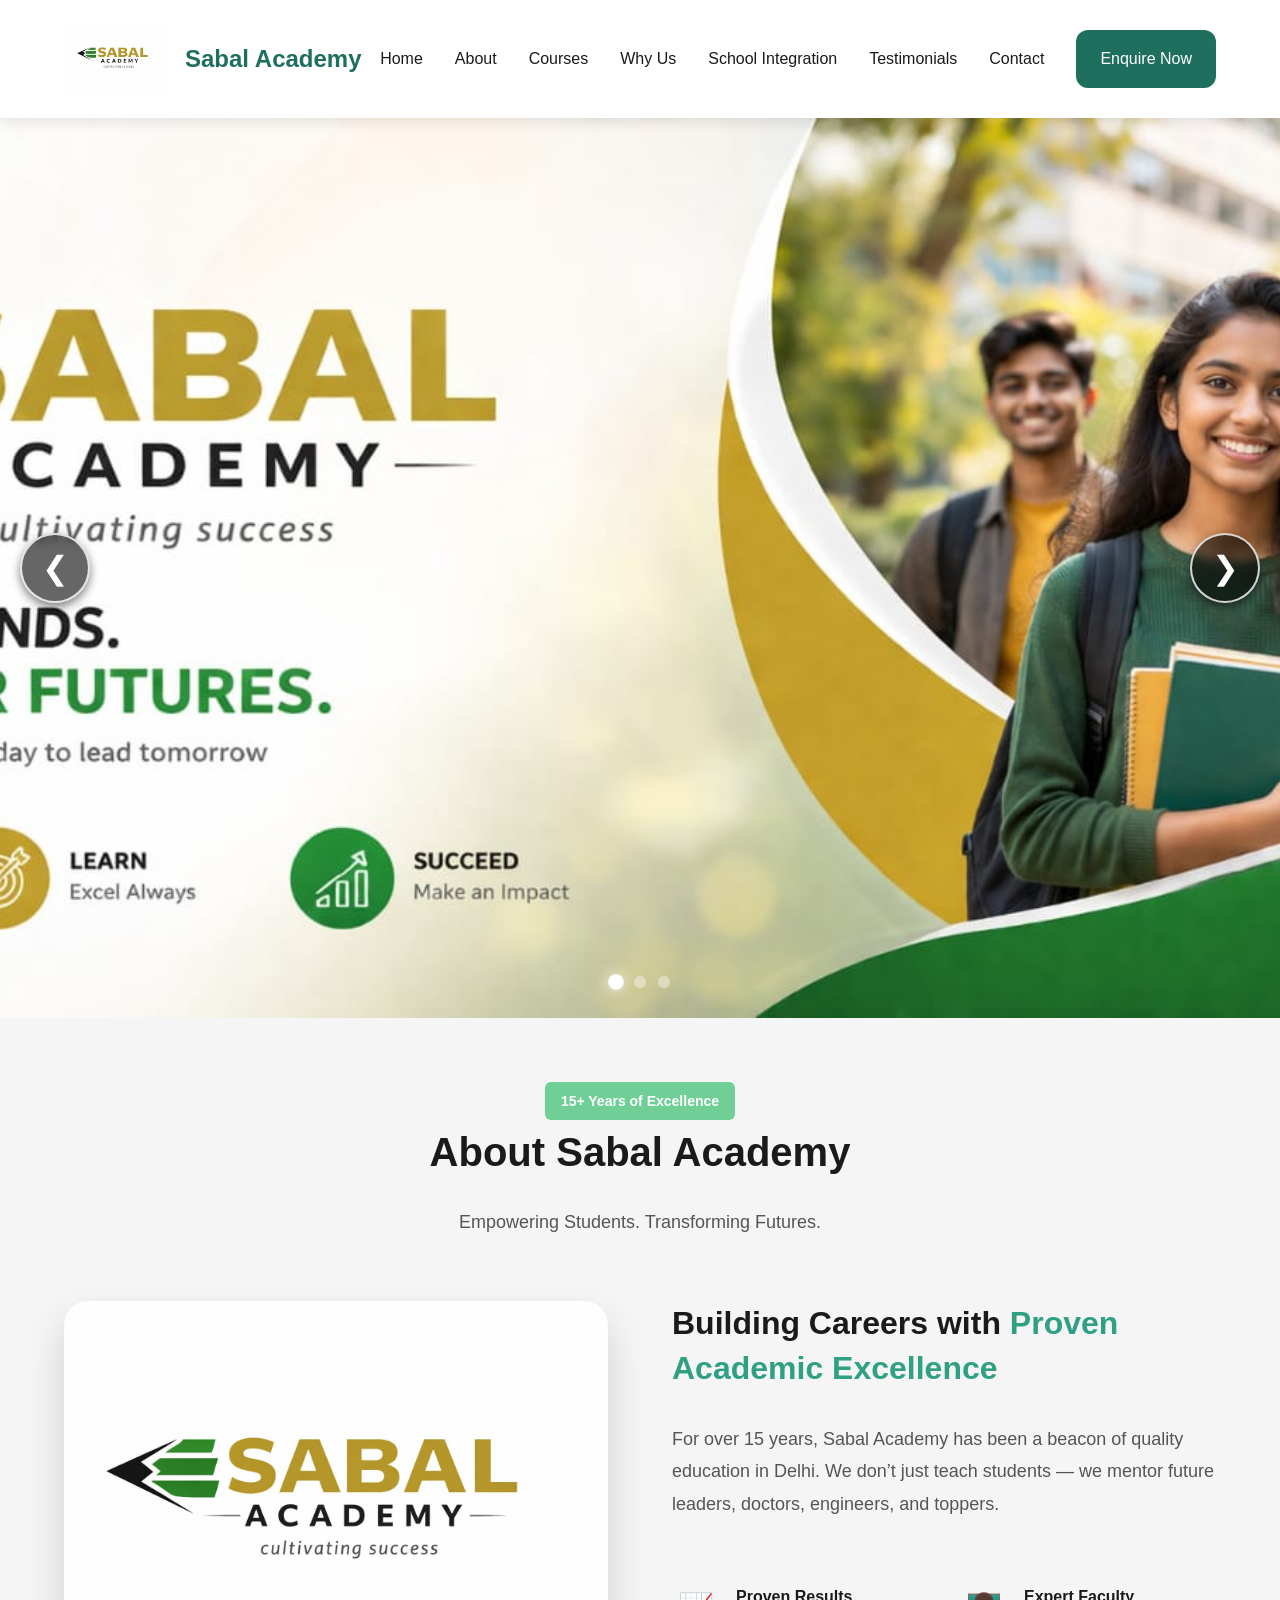
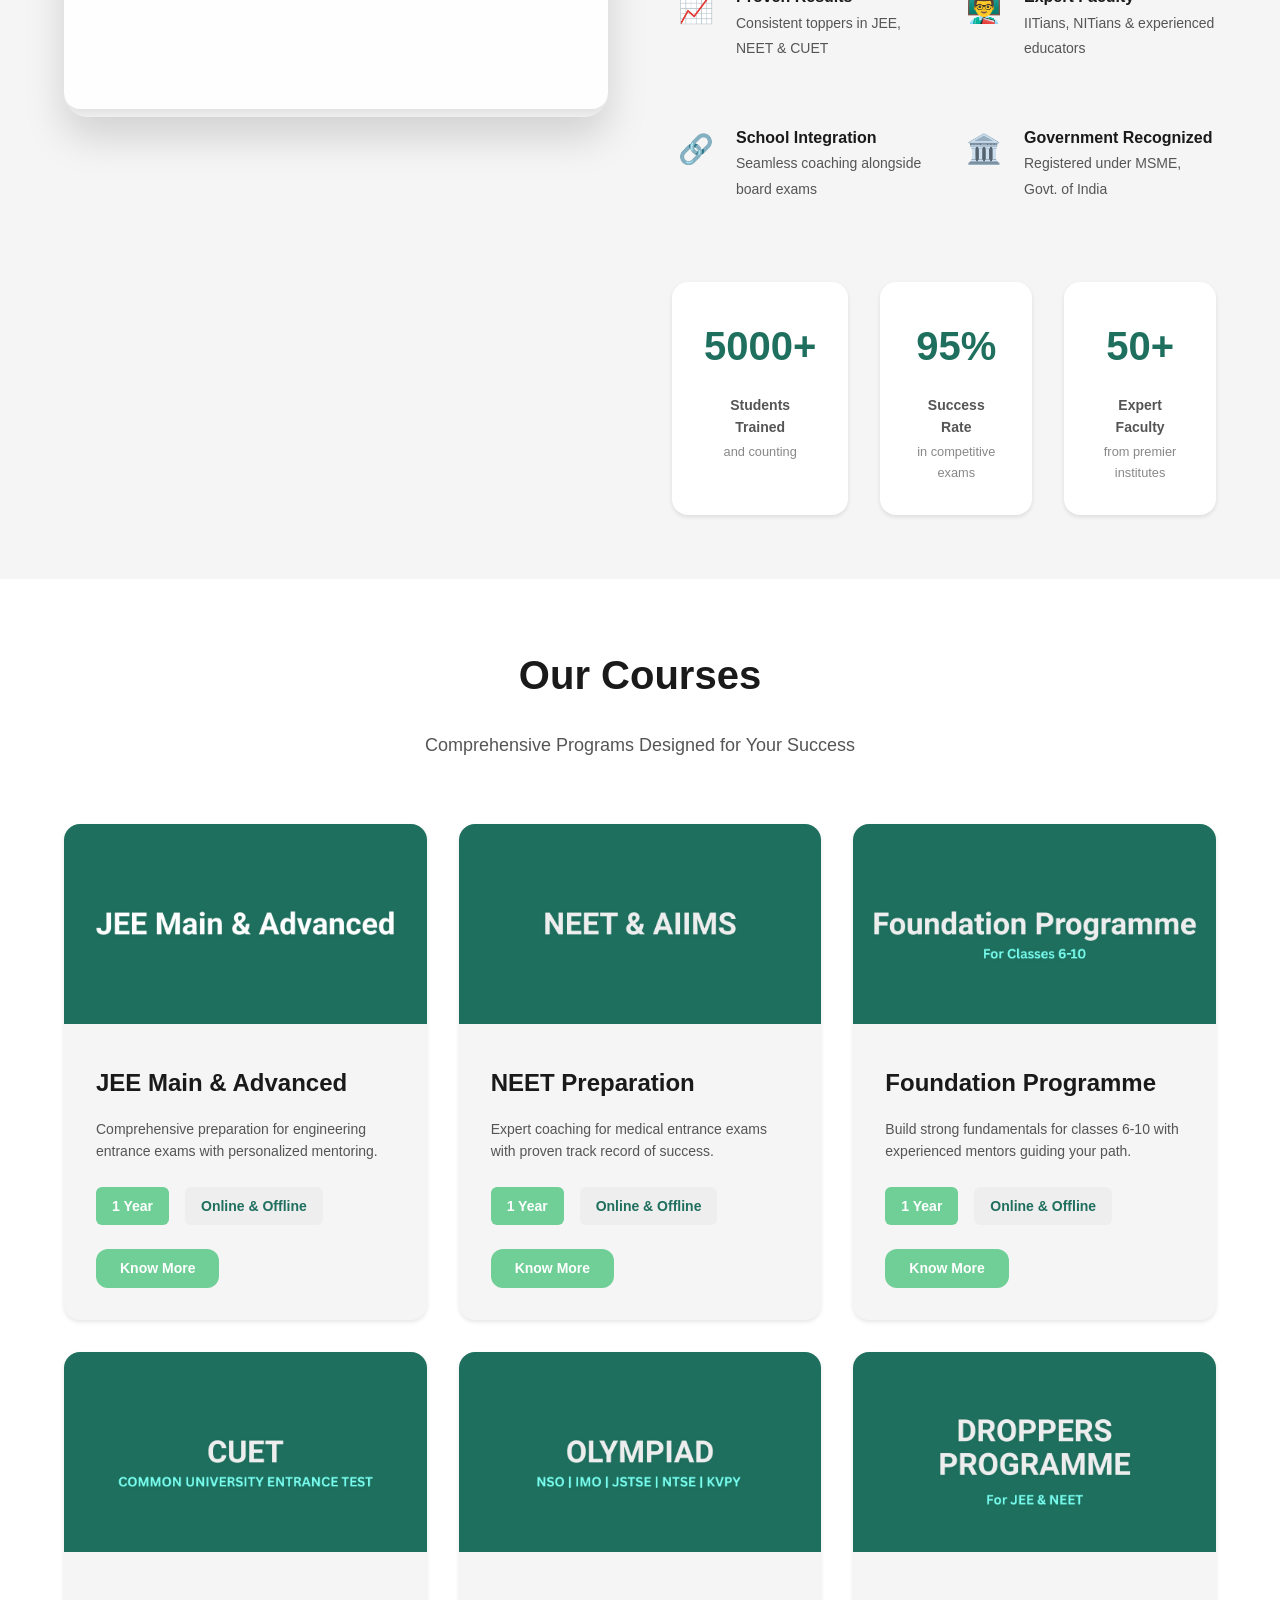
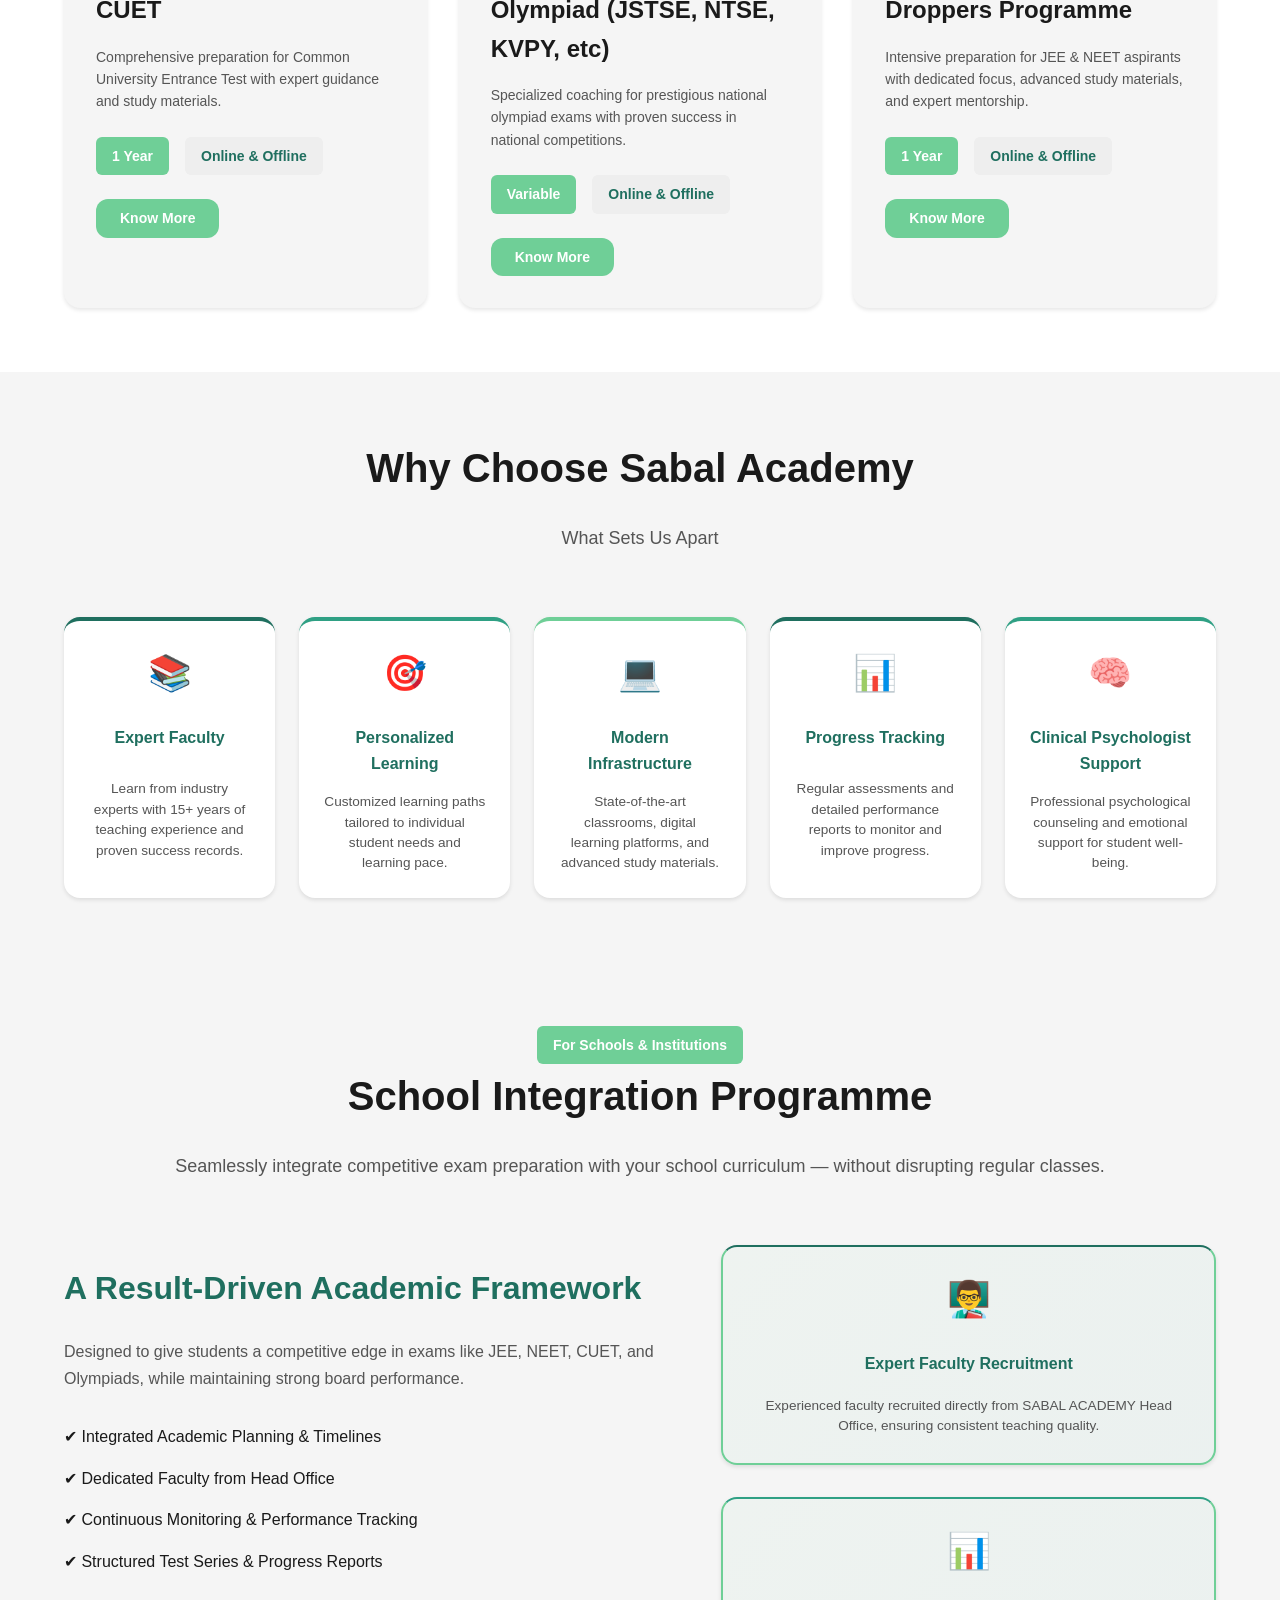
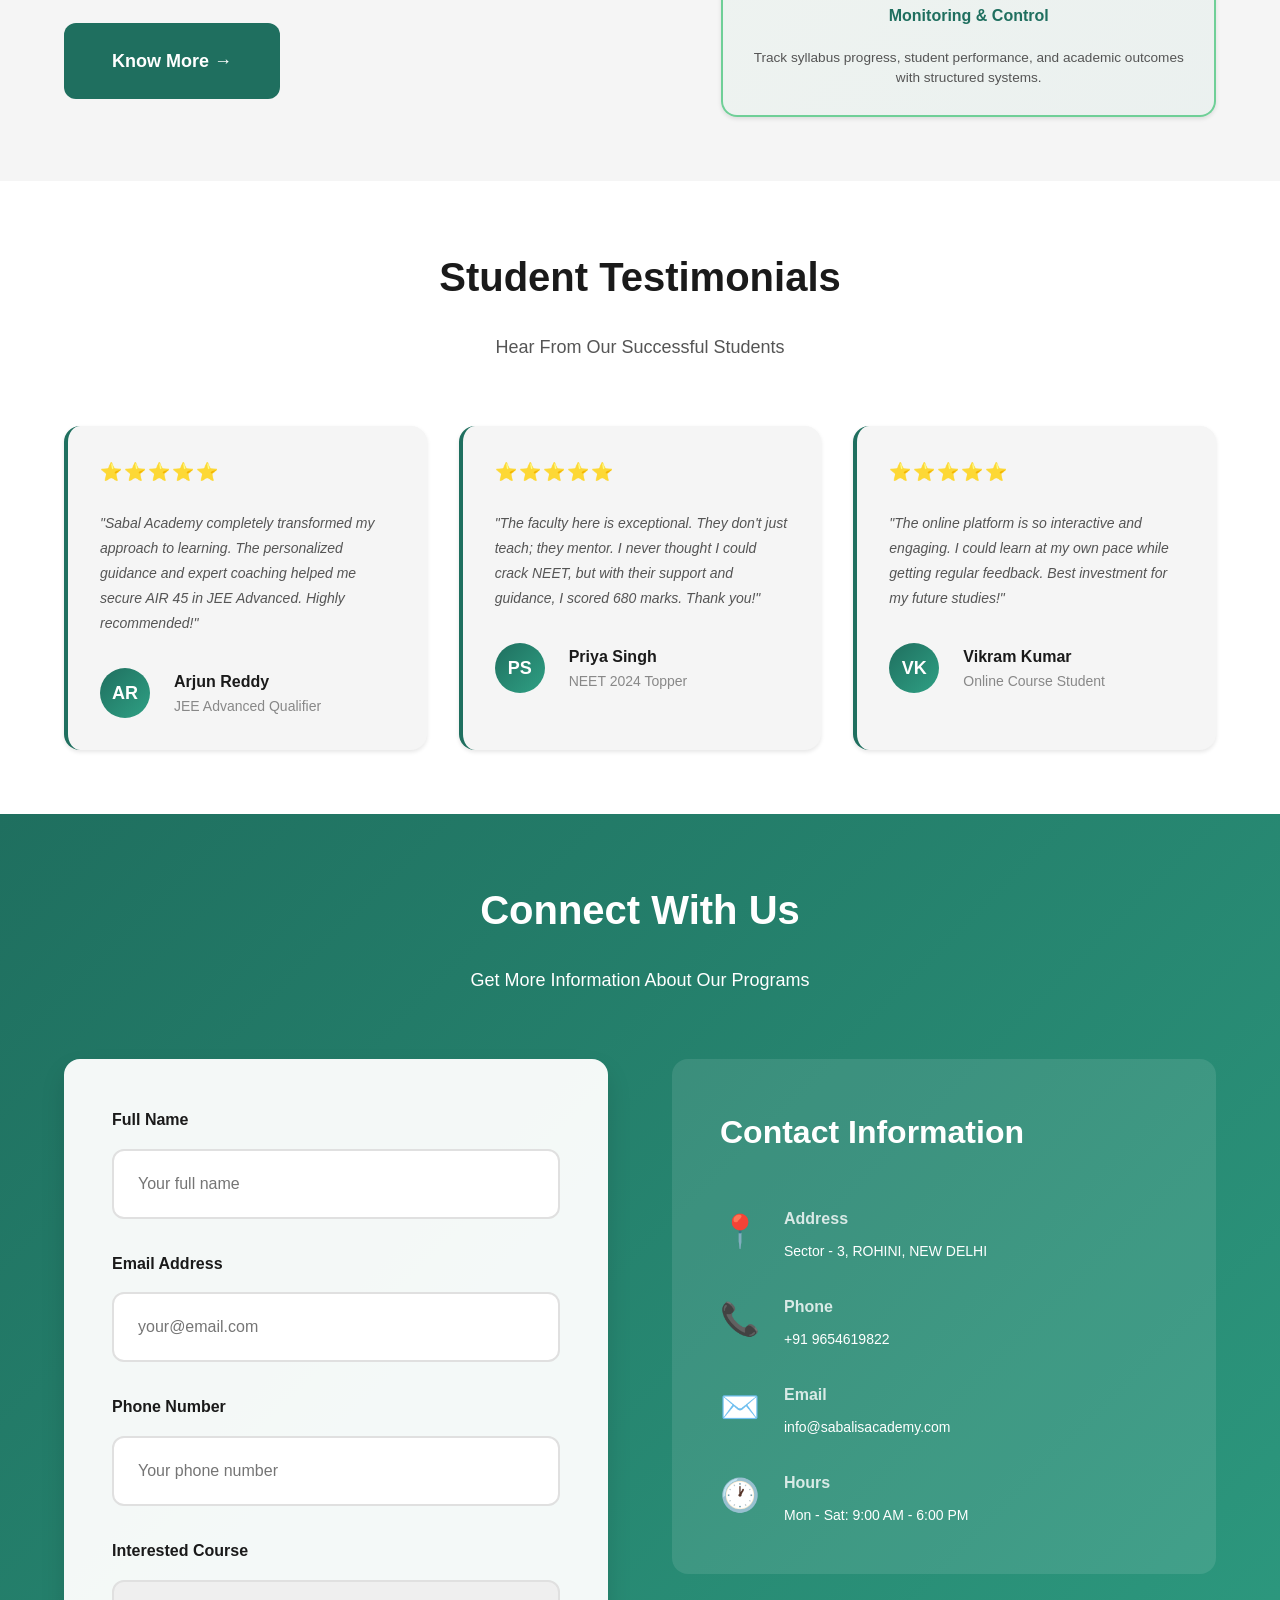
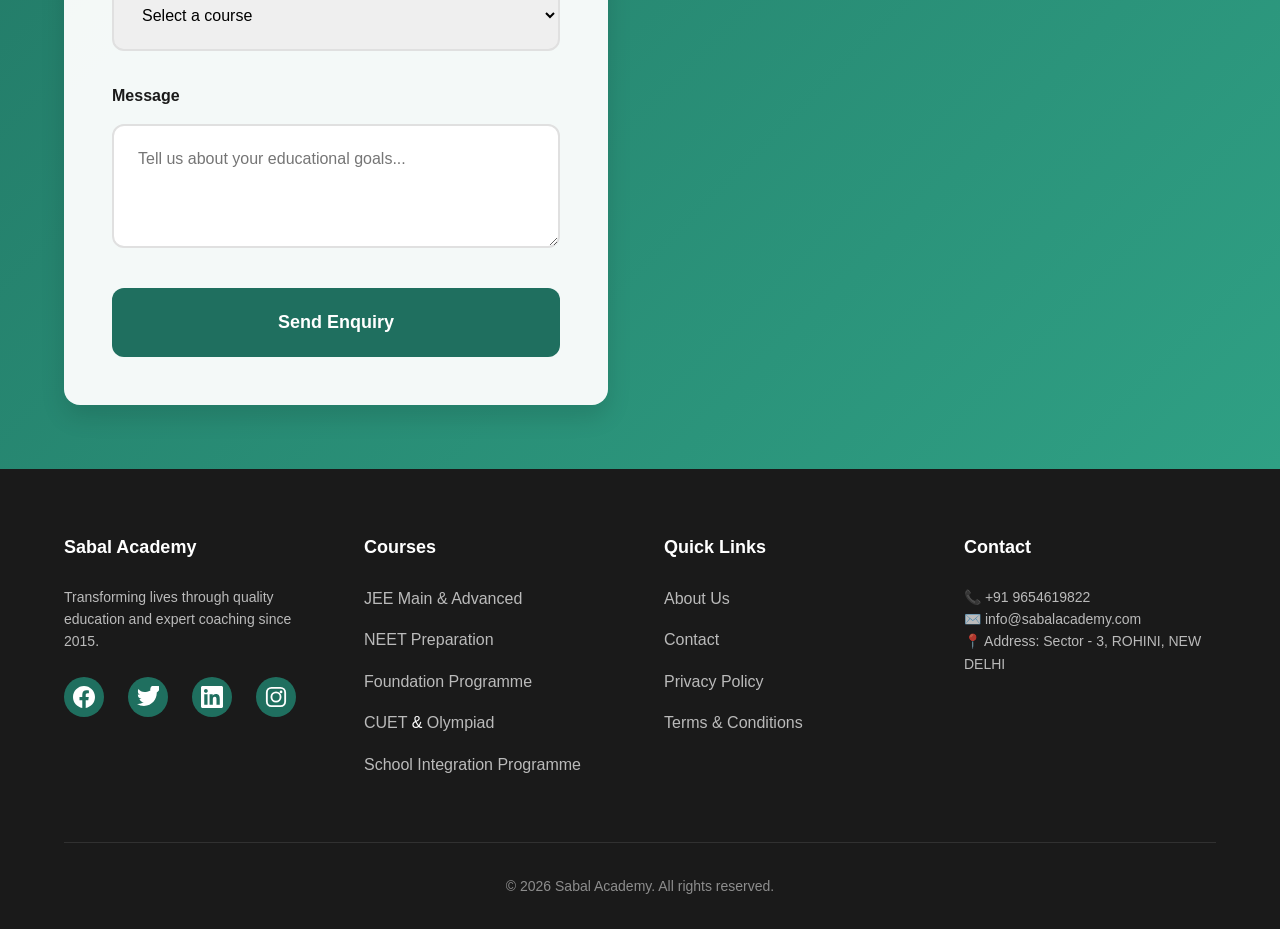
<file: index.html>
<!doctype html>
<html lang="en">
  <head>
    <meta charset="UTF-8" />
    <meta name="viewport" content="width=device-width, initial-scale=1.0" />
    <meta
      name="description"
      content="Sabal Academy - Premier Coaching Institute for Academic Excellence"
    />
    <meta
      name="keywords"
      content="coaching, academy, education, courses, training"
    />
    <meta name="author" content="Sabal Academy" />
    <meta name="theme-color" content="#1F6F5F" />

    <title>Sabal Academy - Excellence in Education</title>

    <!-- Favicon -->
    <link
      rel="icon"
      type="image/svg+xml"
      href="data:image/svg+xml,<svg xmlns='http://www.w3.org/2000/svg' viewBox='0 0 100 100'><rect fill='%231F6F5F' width='100' height='100'/><text x='50' y='70' font-size='60' font-weight='bold' fill='white' text-anchor='middle'>SA</text></svg>"
    />

    <!-- Stylesheet -->
    <link rel="stylesheet" href="styles/style.css" />

    <!-- Web Components -->
    <script src="components/navbar.js"></script>
    <script src="components/footer.js"></script>
    <script src="components/enquiry-form.js"></script>
    <script src="components/carousel.js"></script>
  </head>
  <body>
    <!-- Navigation Bar -->
    <sabal-navbar base-path="."></sabal-navbar>

    <!-- Hero Carousel Section -->
    <section id="home">
      <sabal-carousel></sabal-carousel>
    </section>

    <!-- About Section -->
    <section class="about" id="about">
      <div class="container">
        <div class="section__header">
          <span class="badge">15+ Years of Excellence</span>
          <h1 class="section__title">About Sabal Academy</h1>
          <p class="section__subtitle">
            Empowering Students. Transforming Futures.
          </p>
        </div>

        <div class="about__grid">
          <!-- Left: Visual Side (Enhanced) -->
          <div class="about__image">
            <div class="about__image-wrapper">
              <img
                src="assets/images/logo-white.jpeg"
                alt="Sabal Academy"
                style="
                  width: 100%;
                  aspect-ratio: 4 / 3;
                  object-fit: cover;
                  object-position: center;
                  border-radius: var(--radius-lg);
                  box-shadow: var(--shadow-md);
                  background: white;
                "
              />

              <!-- Decorative elements -->
              <div class="about__image-overlay">
                <div class="achievement-badge">
                  <span class="badge badge--secondary">🏆</span>
                  <p>MSME Recognized</p>
                </div>
              </div>
            </div>
          </div>

          <!-- Right: Content Side -->
          <div class="about__content">
            <h3 class="about__heading">
              Building Careers with
              <span class="highlight">Proven Academic Excellence</span>
            </h3>

            <p class="about__text">
              For over 15 years, Sabal Academy has been a beacon of quality
              education in Delhi. We don’t just teach students — we mentor
              future leaders, doctors, engineers, and toppers.
            </p>

            <div class="about__highlights">
              <div class="highlight-item">
                <span class="highlight-icon">📈</span>
                <div>
                  <strong>Proven Results</strong><br />
                  <span class="highlight-desc"
                    >Consistent toppers in JEE, NEET & CUET</span
                  >
                </div>
              </div>
              <div class="highlight-item">
                <span class="highlight-icon">👨‍🏫</span>
                <div>
                  <strong>Expert Faculty</strong><br />
                  <span class="highlight-desc"
                    >IITians, NITians & experienced educators</span
                  >
                </div>
              </div>
              <div class="highlight-item">
                <span class="highlight-icon">🔗</span>
                <div>
                  <strong>School Integration</strong><br />
                  <span class="highlight-desc"
                    >Seamless coaching alongside board exams</span
                  >
                </div>
              </div>
              <div class="highlight-item">
                <span class="highlight-icon">🏛️</span>
                <div>
                  <strong>Government Recognized</strong><br />
                  <span class="highlight-desc"
                    >Registered under MSME, Govt. of India</span
                  >
                </div>
              </div>
            </div>

            <!-- Enhanced Stats -->
            <div class="about__stats">
              <div class="stat-card">
                <div class="stat-card__number">5000+</div>
                <div class="stat-card__label">Students Trained</div>
                <div class="stat-card__sub">and counting</div>
              </div>

              <div class="stat-card">
                <div class="stat-card__number">95%</div>
                <div class="stat-card__label">Success Rate</div>
                <div class="stat-card__sub">in competitive exams</div>
              </div>

              <div class="stat-card">
                <div class="stat-card__number">50+</div>
                <div class="stat-card__label">Expert Faculty</div>
                <div class="stat-card__sub">from premier institutes</div>
              </div>
            </div>
          </div>
        </div>
      </div>
    </section>

    <!-- Courses Section -->
    <section class="courses" id="courses">
      <div class="container">
        <div class="section__header">
          <h2 class="section__title">Our Courses</h2>
          <p class="section__subtitle">
            Comprehensive Programs Designed for Your Success
          </p>
        </div>

        <div class="courses__grid">
          <div class="course-card">
            <img
              src="assets/images/courses/jee.jpg"
              alt="JEE Main & Advanced"
              class="course-card__image"
              style="width: 100%; object-fit: cover"
            />
            <div class="course-card__content">
              <h3 class="course-card__title">JEE Main & Advanced</h3>
              <p class="course-card__description">
                Comprehensive preparation for engineering entrance exams with
                personalized mentoring.
              </p>
              <div class="course-card__meta">
                <span class="badge">1 Year</span>
                <span class="badge badge--secondary">Online & Offline</span>
              </div>
              <a href="courses/jee.html" class="btn btn--secondary btn--sm"
                >Know More</a
              >
            </div>
          </div>

          <div class="course-card">
            <img
              src="assets/images/courses/neet.jpg"
              alt="NEET Preparation"
              class="course-card__image"
              style="width: 100%; object-fit: cover"
            />
            <div class="course-card__content">
              <h3 class="course-card__title">NEET Preparation</h3>
              <p class="course-card__description">
                Expert coaching for medical entrance exams with proven track
                record of success.
              </p>
              <div class="course-card__meta">
                <span class="badge">1 Year</span>
                <span class="badge badge--secondary">Online & Offline</span>
              </div>
              <a href="courses/neet.html" class="btn btn--secondary btn--sm"
                >Know More</a
              >
            </div>
          </div>

          <div class="course-card">
            <img
              src="assets/images/courses/foundation.jpg"
              alt="Foundation Programme"
              class="course-card__image"
              style="width: 100%; object-fit: cover"
            />
            <div class="course-card__content">
              <h3 class="course-card__title">Foundation Programme</h3>
              <p class="course-card__description">
                Build strong fundamentals for classes 6-10 with experienced
                mentors guiding your path.
              </p>
              <div class="course-card__meta">
                <span class="badge">1 Year</span>
                <span class="badge badge--secondary">Online & Offline</span>
              </div>
              <a
                href="courses/foundation.html"
                class="btn btn--secondary btn--sm"
                >Know More</a
              >
            </div>
          </div>

          <div class="course-card">
            <img
              src="assets/images/courses/cuet.jpg"
              alt="CUET"
              class="course-card__image"
              style="width: 100%; object-fit: cover"
            />
            <div class="course-card__content">
              <h3 class="course-card__title">CUET</h3>
              <p class="course-card__description">
                Comprehensive preparation for Common University Entrance Test
                with expert guidance and study materials.
              </p>
              <div class="course-card__meta">
                <span class="badge">1 Year</span>
                <span class="badge badge--secondary">Online & Offline</span>
              </div>
              <a href="courses/cuet.html" class="btn btn--secondary btn--sm"
                >Know More</a
              >
            </div>
          </div>

          <div class="course-card">
            <img
              src="assets/images/courses/olympiad.jpg"
              alt="Olympiad (JSTSE, NTSE, KVPY, etc)"
              class="course-card__image"
              style="width: 100%; object-fit: cover"
            />
            <div class="course-card__content">
              <h3 class="course-card__title">
                Olympiad (JSTSE, NTSE, KVPY, etc)
              </h3>
              <p class="course-card__description">
                Specialized coaching for prestigious national olympiad exams
                with proven success in national competitions.
              </p>
              <div class="course-card__meta">
                <span class="badge">Variable</span>
                <span class="badge badge--secondary">Online & Offline</span>
              </div>
              <a href="courses/olympiad.html" class="btn btn--secondary btn--sm"
                >Know More</a
              >
            </div>
          </div>

          <div class="course-card">
            <img
              src="assets/images/courses/droppers.jpg"
              alt="Droppers Programme"
              class="course-card__image"
              style="width: 100%; object-fit: cover"
            />
            <div class="course-card__content">
              <h3 class="course-card__title">Droppers Programme</h3>
              <p class="course-card__description">
                Intensive preparation for JEE & NEET aspirants with dedicated
                focus, advanced study materials, and expert mentorship.
              </p>
              <div class="course-card__meta">
                <span class="badge">1 Year</span>
                <span class="badge badge--secondary">Online & Offline</span>
              </div>
              <a href="courses/droppers.html" class="btn btn--secondary btn--sm"
                >Know More</a
              >
            </div>
          </div>
        </div>
      </div>
    </section>

    <!-- Why Choose Us Section -->
    <section class="why-us" id="why-us">
      <div class="container">
        <div class="section__header">
          <h2 class="section__title">Why Choose Sabal Academy</h2>
          <p class="section__subtitle">What Sets Us Apart</p>
        </div>

        <div class="features__grid">
          <div class="feature-card">
            <div class="feature-card__icon">📚</div>
            <h3 class="feature-card__title">Expert Faculty</h3>
            <p class="feature-card__description">
              Learn from industry experts with 15+ years of teaching experience
              and proven success records.
            </p>
          </div>

          <div class="feature-card">
            <div class="feature-card__icon">🎯</div>
            <h3 class="feature-card__title">Personalized Learning</h3>
            <p class="feature-card__description">
              Customized learning paths tailored to individual student needs and
              learning pace.
            </p>
          </div>

          <div class="feature-card">
            <div class="feature-card__icon">💻</div>
            <h3 class="feature-card__title">Modern Infrastructure</h3>
            <p class="feature-card__description">
              State-of-the-art classrooms, digital learning platforms, and
              advanced study materials.
            </p>
          </div>

          <div class="feature-card">
            <div class="feature-card__icon">📊</div>
            <h3 class="feature-card__title">Progress Tracking</h3>
            <p class="feature-card__description">
              Regular assessments and detailed performance reports to monitor
              and improve progress.
            </p>
          </div>

          <div class="feature-card">
            <div class="feature-card__icon">🧠</div>
            <h3 class="feature-card__title">Clinical Psychologist Support</h3>
            <p class="feature-card__description">
              Professional psychological counseling and emotional support for
              student well-being.
            </p>
          </div>
        </div>
      </div>
    </section>

    <!-- School Integration Programme Section -->
    <section class="school-integration" id="school-integration">
      <div class="container">
        <div class="section__header">
          <span class="badge">For Schools & Institutions</span>
          <h2 class="section__title">School Integration Programme</h2>
          <p class="section__subtitle">
            Seamlessly integrate competitive exam preparation with your school
            curriculum — without disrupting regular classes.
          </p>
        </div>

        <div class="sip__wrapper">
          <!-- Left Content -->
          <div class="sip__content">
            <h3 class="sip__heading">A Result-Driven Academic Framework</h3>
            <p class="sip__text">
              Designed to give students a competitive edge in exams like JEE,
              NEET, CUET, and Olympiads, while maintaining strong board
              performance.
            </p>

            <ul class="sip__list">
              <li>✔ Integrated Academic Planning & Timelines</li>
              <li>✔ Dedicated Faculty from Head Office</li>
              <li>✔ Continuous Monitoring & Performance Tracking</li>
              <li>✔ Structured Test Series & Progress Reports</li>
            </ul>

            <a
              href="./school-integration/school-integration.html"
              class="btn btn--primary btn--lg"
            >
              Know More →
            </a>
          </div>

          <!-- Right Features Cards -->
          <div class="sip__cards">
            <div class="feature-card feature-card--highlighted">
              <div class="feature-card__icon">👨‍🏫</div>
              <h3 class="feature-card__title">Expert Faculty Recruitment</h3>
              <p class="feature-card__description">
                Experienced faculty recruited directly from SABAL ACADEMY Head
                Office, ensuring consistent teaching quality.
              </p>
            </div>

            <div class="feature-card feature-card--highlighted">
              <div class="feature-card__icon">📊</div>
              <h3 class="feature-card__title">Monitoring & Control</h3>
              <p class="feature-card__description">
                Track syllabus progress, student performance, and academic
                outcomes with structured systems.
              </p>
            </div>
          </div>
        </div>
      </div>
    </section>

    <!-- Testimonials Section -->
    <section class="testimonials" id="testimonials">
      <div class="container">
        <div class="section__header">
          <h2 class="section__title">Student Testimonials</h2>
          <p class="section__subtitle">Hear From Our Successful Students</p>
        </div>

        <div class="testimonials__grid">
          <div class="testimonial-card">
            <div class="testimonial-card__stars">⭐⭐⭐⭐⭐</div>
            <p class="testimonial-card__text">
              "Sabal Academy completely transformed my approach to learning. The
              personalized guidance and expert coaching helped me secure AIR 45
              in JEE Advanced. Highly recommended!"
            </p>
            <div class="testimonial-card__author">
              <div class="testimonial-card__avatar">AR</div>
              <div>
                <p class="testimonial-card__name">Arjun Reddy</p>
                <p class="testimonial-card__role">JEE Advanced Qualifier</p>
              </div>
            </div>
          </div>

          <div class="testimonial-card">
            <div class="testimonial-card__stars">⭐⭐⭐⭐⭐</div>
            <p class="testimonial-card__text">
              "The faculty here is exceptional. They don't just teach; they
              mentor. I never thought I could crack NEET, but with their support
              and guidance, I scored 680 marks. Thank you!"
            </p>
            <div class="testimonial-card__author">
              <div class="testimonial-card__avatar">PS</div>
              <div>
                <p class="testimonial-card__name">Priya Singh</p>
                <p class="testimonial-card__role">NEET 2024 Topper</p>
              </div>
            </div>
          </div>

          <div class="testimonial-card">
            <div class="testimonial-card__stars">⭐⭐⭐⭐⭐</div>
            <p class="testimonial-card__text">
              "The online platform is so interactive and engaging. I could learn
              at my own pace while getting regular feedback. Best investment for
              my future studies!"
            </p>
            <div class="testimonial-card__author">
              <div class="testimonial-card__avatar">VK</div>
              <div>
                <p class="testimonial-card__name">Vikram Kumar</p>
                <p class="testimonial-card__role">Online Course Student</p>
              </div>
            </div>
          </div>
        </div>
      </div>
    </section>

    <!-- Enquiry Form Section -->
    <section class="enquiry" id="enquiry">
      <div class="container">
        <div class="section__header">
          <h2 class="section__title">Connect With Us</h2>
          <p class="section__subtitle">
            Get More Information About Our Programs
          </p>
        </div>

        <div class="enquiry__wrapper">
          <sabal-enquiry-form></sabal-enquiry-form>

          <div class="enquiry__info" id="contact">
            <h3>Contact Information</h3>
            <div class="contact-info">
              <div class="contact-info__item">
                <span class="contact-info__icon">📍</span>
                <div>
                  <p class="contact-info__label">Address</p>
                  <p class="contact-info__value">
                    Sector - 3, ROHINI, NEW DELHI
                  </p>
                </div>
              </div>
              <div class="contact-info__item">
                <span class="contact-info__icon">📞</span>
                <div>
                  <p class="contact-info__label">Phone</p>
                  <p class="contact-info__value">+91 9654619822</p>
                </div>
              </div>
              <div class="contact-info__item">
                <span class="contact-info__icon">✉️</span>
                <div>
                  <p class="contact-info__label">Email</p>
                  <p class="contact-info__value">info@sabalisacademy.com</p>
                </div>
              </div>
              <div class="contact-info__item">
                <span class="contact-info__icon">🕐</span>
                <div>
                  <p class="contact-info__label">Hours</p>
                  <p class="contact-info__value">
                    Mon - Sat: 9:00 AM - 6:00 PM
                  </p>
                </div>
              </div>
            </div>
          </div>
        </div>
      </div>
    </section>

    <!-- Footer -->
    <sabal-footer base-path="."></sabal-footer>

    <!-- Script -->
    <script src="index.js"></script>
  </body>
</html>
</file>
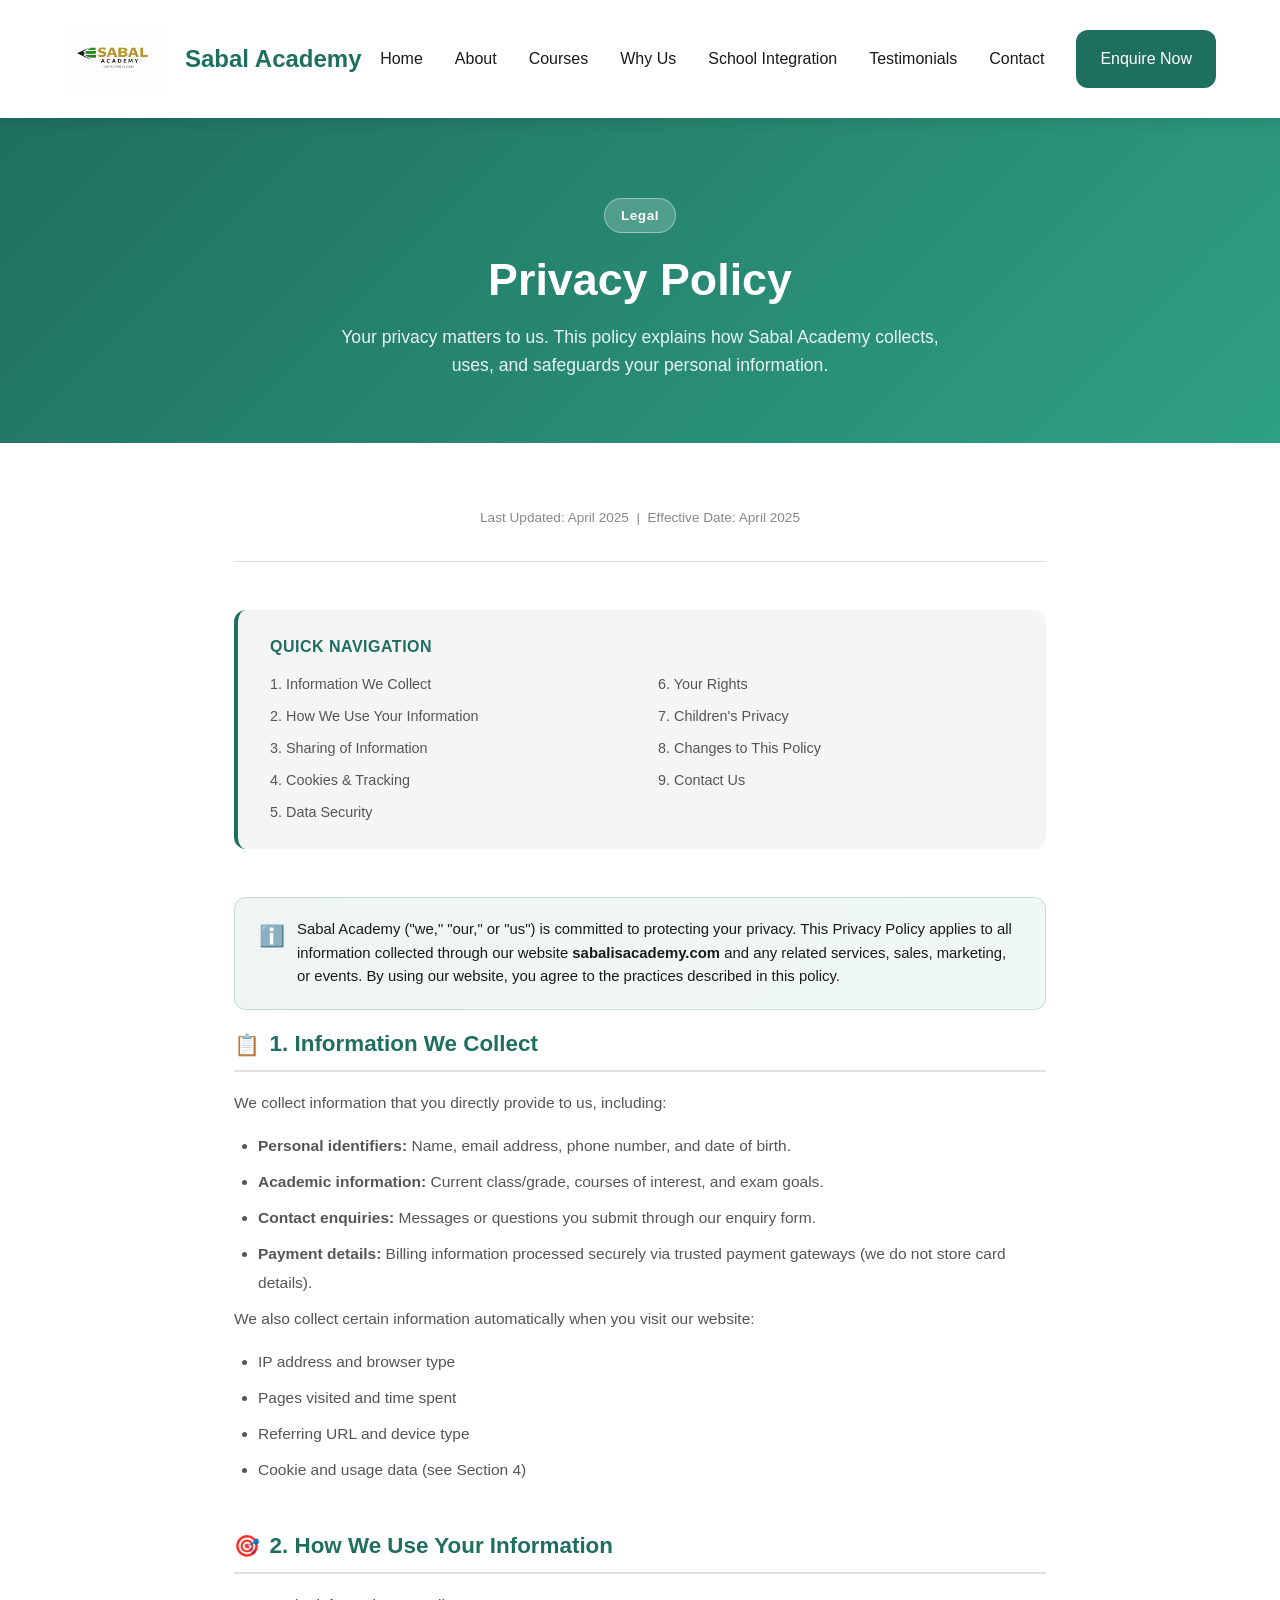
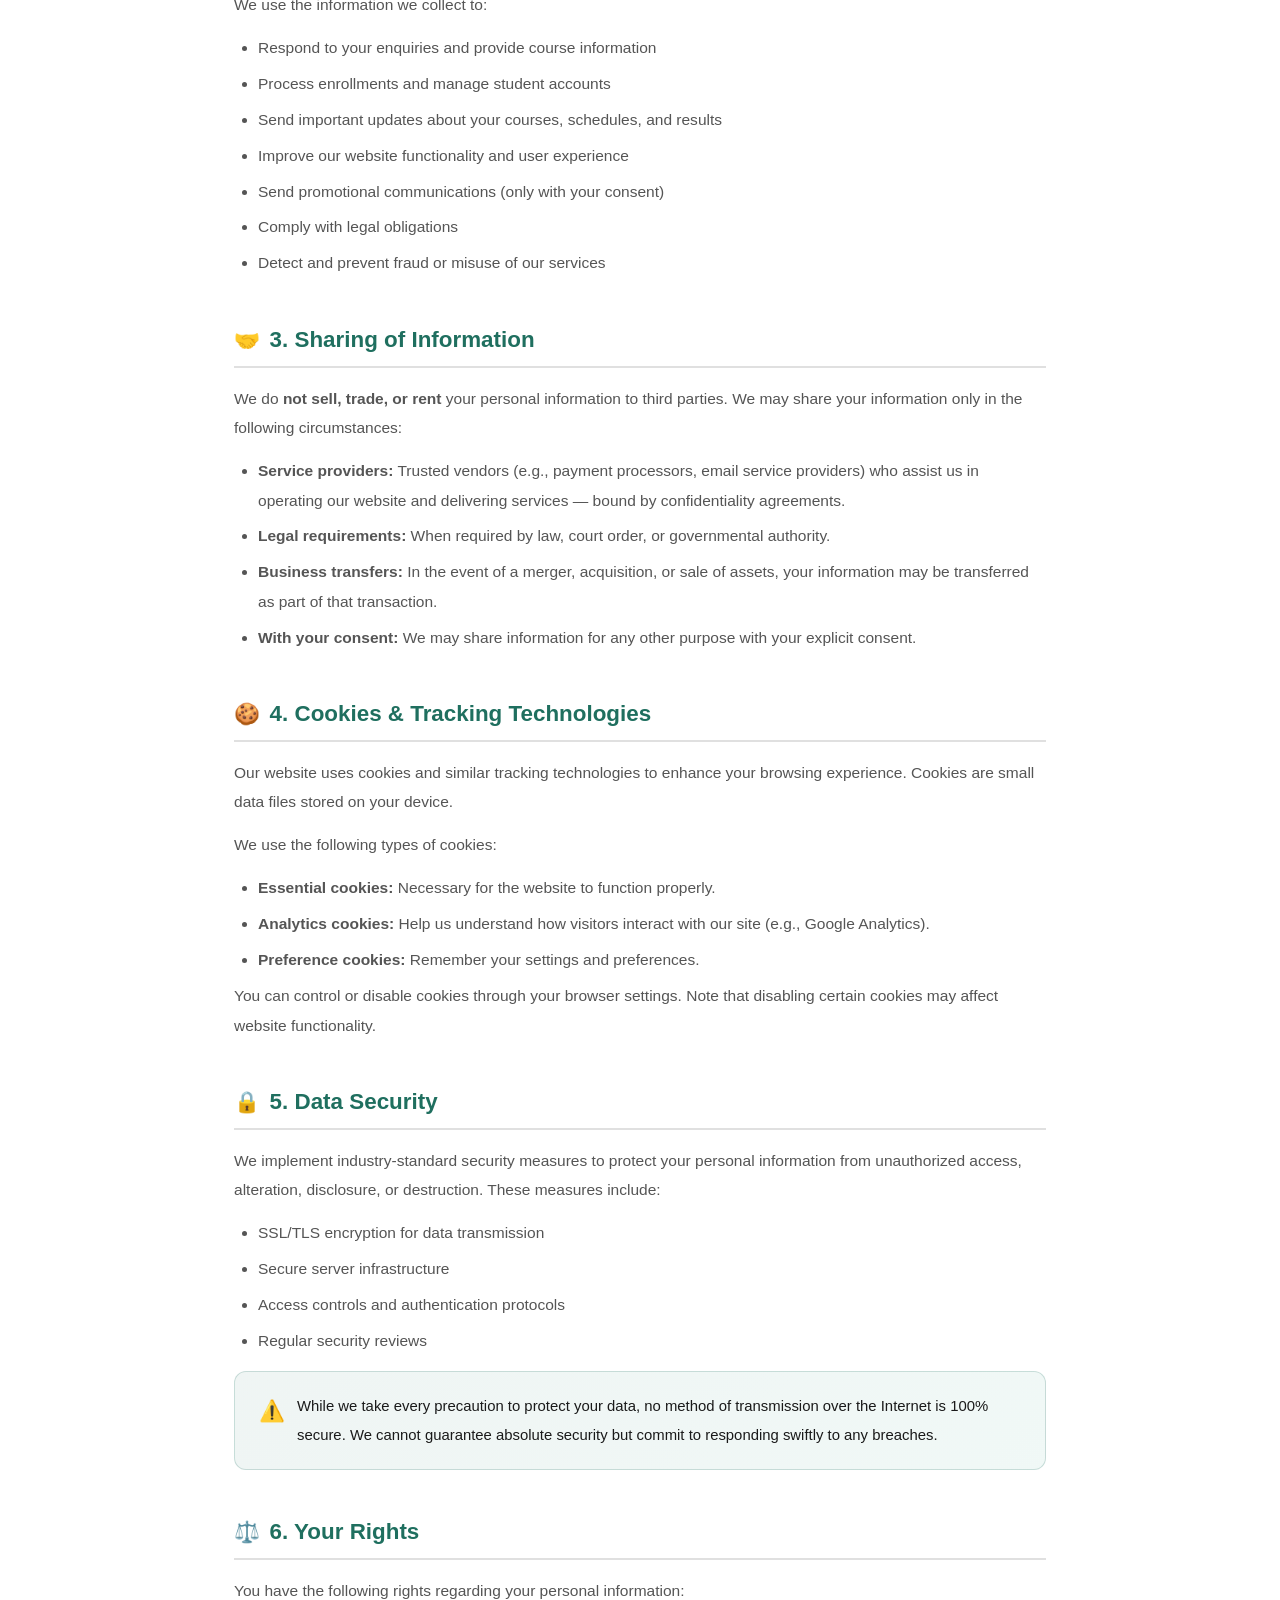
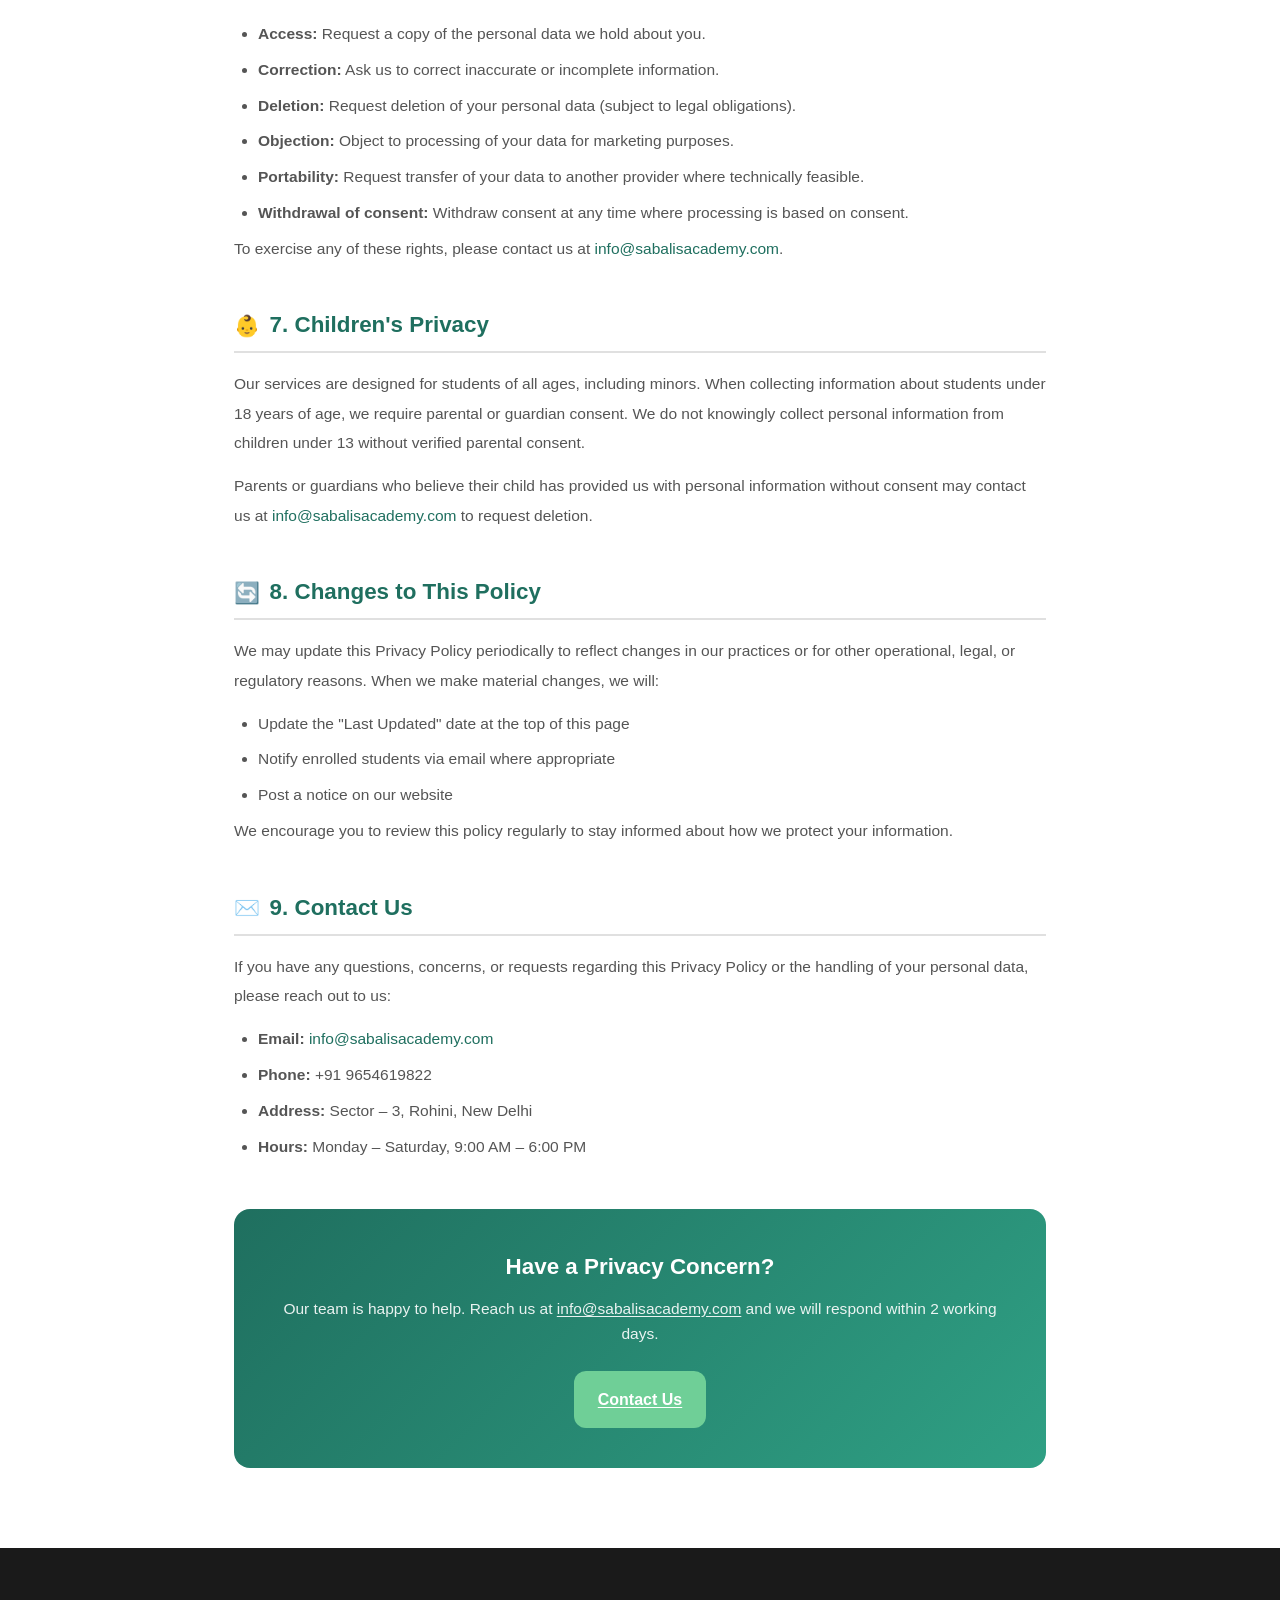
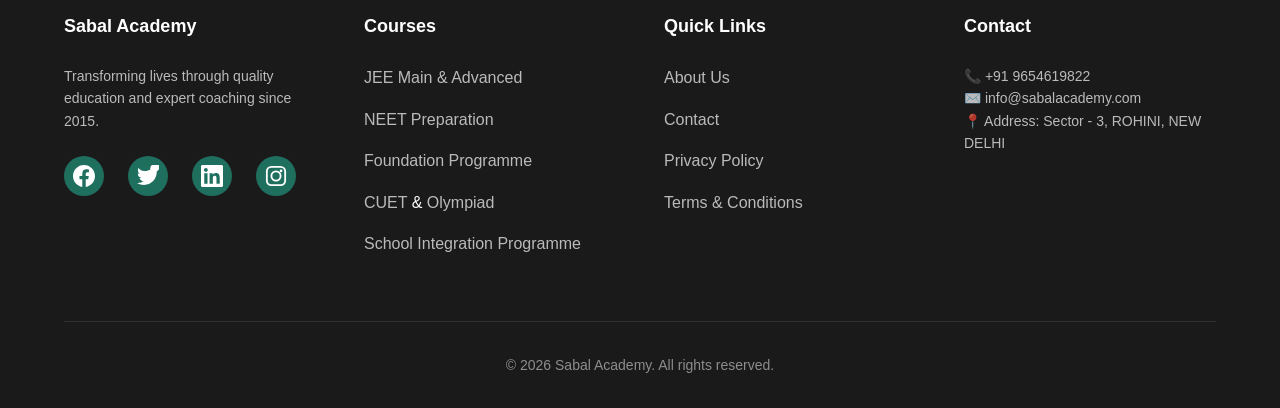
<file: privacy-policy.html>
<!doctype html>
<html lang="en">
  <head>
    <meta charset="UTF-8" />
    <meta name="viewport" content="width=device-width, initial-scale=1.0" />
    <meta
      name="description"
      content="Privacy Policy - Sabal Academy. Learn how we collect, use, and protect your personal information."
    />
    <meta name="keywords" content="privacy policy, data protection, Sabal Academy" />
    <meta name="author" content="Sabal Academy" />
    <meta name="theme-color" content="#1F6F5F" />

    <title>Privacy Policy - Sabal Academy</title>

    <!-- Favicon -->
    <link
      rel="icon"
      type="image/svg+xml"
      href="data:image/svg+xml,<svg xmlns='http://www.w3.org/2000/svg' viewBox='0 0 100 100'><rect fill='%231F6F5F' width='100' height='100'/><text x='50' y='70' font-size='60' font-weight='bold' fill='white' text-anchor='middle'>SA</text></svg>"
    />

    <!-- Stylesheet -->
    <link rel="stylesheet" href="styles/style.css" />

    <!-- Web Components -->
    <script src="components/navbar.js"></script>
    <script src="components/footer.js"></script>

    <style>
      /* ── Page Hero ── */
      .legal-hero {
        background: linear-gradient(135deg, var(--primary-color) 0%, var(--secondary-color) 100%);
        color: white;
        padding: 5rem 2rem 4rem;
        text-align: center;
      }

      .legal-hero__badge {
        display: inline-block;
        background: rgba(255, 255, 255, 0.2);
        border: 1px solid rgba(255, 255, 255, 0.4);
        color: white;
        padding: 0.35rem 1rem;
        border-radius: 99px;
        font-size: 0.85rem;
        font-weight: 600;
        letter-spacing: 0.5px;
        margin-bottom: 1.25rem;
      }

      .legal-hero__title {
        font-size: 2.8rem;
        font-weight: 700;
        margin-bottom: 1rem;
        line-height: 1.2;
      }

      .legal-hero__subtitle {
        font-size: 1.1rem;
        opacity: 0.9;
        max-width: 600px;
        margin: 0 auto;
        line-height: 1.6;
      }

      /* ── Content Layout ── */
      .legal-content {
        padding: 4rem 0 5rem;
        background-color: var(--white);
      }

      .legal-content .container {
        max-width: 860px;
      }

      .legal-toc {
        background: var(--light-gray);
        border-left: 4px solid var(--primary-color);
        border-radius: var(--radius-md);
        padding: 1.5rem 2rem;
        margin-bottom: 3rem;
      }

      .legal-toc__title {
        font-size: 1rem;
        font-weight: 700;
        color: var(--primary-color);
        margin-bottom: 0.75rem;
        text-transform: uppercase;
        letter-spacing: 0.5px;
      }

      .legal-toc__list {
        list-style: none;
        padding: 0;
        columns: 2;
        column-gap: 2rem;
      }

      .legal-toc__list li {
        margin-bottom: 0.4rem;
      }

      .legal-toc__list a {
        color: var(--text-light);
        font-size: 0.9rem;
        text-decoration: none;
        transition: color var(--transition-fast);
      }

      .legal-toc__list a:hover {
        color: var(--primary-color);
      }

      /* ── Sections ── */
      .legal-section {
        margin-bottom: 2.75rem;
        scroll-margin-top: 80px;
      }

      .legal-section__heading {
        font-size: 1.4rem;
        font-weight: 700;
        color: var(--primary-color);
        margin-bottom: 1rem;
        padding-bottom: 0.5rem;
        border-bottom: 2px solid var(--border-color);
        display: flex;
        align-items: center;
        gap: 0.6rem;
      }

      .legal-section__heading .icon {
        font-size: 1.3rem;
      }

      .legal-section p {
        color: var(--text-light);
        line-height: 1.9;
        margin-bottom: 0.85rem;
        font-size: 0.97rem;
      }

      .legal-section ul,
      .legal-section ol {
        padding-left: 1.5rem;
        color: var(--text-light);
        line-height: 1.9;
        font-size: 0.97rem;
      }

      .legal-section li {
        margin-bottom: 0.4rem;
      }

      /* ── Info Box ── */
      .info-box {
        background: linear-gradient(
          135deg,
          rgba(31, 111, 95, 0.07) 0%,
          rgba(47, 160, 132, 0.07) 100%
        );
        border: 1px solid rgba(31, 111, 95, 0.2);
        border-radius: var(--radius-md);
        padding: 1.25rem 1.5rem;
        margin: 1rem 0;
        display: flex;
        gap: 0.75rem;
        align-items: flex-start;
      }

      .info-box__icon {
        font-size: 1.3rem;
        flex-shrink: 0;
        margin-top: 0.1rem;
      }

      .info-box p {
        margin: 0;
        color: var(--text-dark);
        font-size: 0.93rem;
      }

      /* ── Last Updated ── */
      .legal-meta {
        text-align: center;
        color: var(--text-muted);
        font-size: 0.85rem;
        margin-bottom: 3rem;
        padding-bottom: 2rem;
        border-bottom: 1px solid var(--border-color);
      }

      /* ── Contact Card ── */
      .legal-contact-card {
        background: linear-gradient(135deg, var(--primary-color) 0%, var(--secondary-color) 100%);
        color: white;
        border-radius: var(--radius-lg);
        padding: 2.5rem;
        text-align: center;
        margin-top: 3rem;
      }

      .legal-contact-card h3 {
        font-size: 1.4rem;
        font-weight: 700;
        margin-bottom: 0.75rem;
      }

      .legal-contact-card p {
        opacity: 0.9;
        margin-bottom: 1.5rem;
        font-size: 0.97rem;
      }

      .legal-contact-card a {
        color: white;
        text-decoration: underline;
        text-underline-offset: 2px;
      }

      /* ── Responsive ── */
      @media (max-width: 768px) {
        .legal-hero__title { font-size: 2rem; }
        .legal-toc__list { columns: 1; }
      }

      @media (max-width: 480px) {
        .legal-hero { padding: 3rem 1rem 2.5rem; }
        .legal-hero__title { font-size: 1.6rem; }
        .legal-content { padding: 2.5rem 0 3.5rem; }
      }
    </style>
  </head>
  <body>
    <!-- Navigation Bar -->
    <sabal-navbar base-path="."></sabal-navbar>

    <!-- Hero -->
    <section class="legal-hero">
      <span class="legal-hero__badge">Legal</span>
      <h1 class="legal-hero__title">Privacy Policy</h1>
      <p class="legal-hero__subtitle">
        Your privacy matters to us. This policy explains how Sabal Academy collects, uses,
        and safeguards your personal information.
      </p>
    </section>

    <!-- Content -->
    <main class="legal-content">
      <div class="container">

        <p class="legal-meta">Last Updated: April 2025 &nbsp;|&nbsp; Effective Date: April 2025</p>

        <!-- Table of Contents -->
        <nav class="legal-toc" aria-label="Table of Contents">
          <p class="legal-toc__title">Quick Navigation</p>
          <ul class="legal-toc__list">
            <li><a href="#information-we-collect">1. Information We Collect</a></li>
            <li><a href="#how-we-use">2. How We Use Your Information</a></li>
            <li><a href="#sharing">3. Sharing of Information</a></li>
            <li><a href="#cookies">4. Cookies &amp; Tracking</a></li>
            <li><a href="#data-security">5. Data Security</a></li>
            <li><a href="#your-rights">6. Your Rights</a></li>
            <li><a href="#children">7. Children's Privacy</a></li>
            <li><a href="#changes">8. Changes to This Policy</a></li>
            <li><a href="#contact-us">9. Contact Us</a></li>
          </ul>
        </nav>

        <!-- Introduction -->
        <div class="info-box">
          <span class="info-box__icon">ℹ️</span>
          <p>
            Sabal Academy ("we," "our," or "us") is committed to protecting your privacy.
            This Privacy Policy applies to all information collected through our website
            <strong>sabalisacademy.com</strong> and any related services, sales, marketing, or events.
            By using our website, you agree to the practices described in this policy.
          </p>
        </div>

        <!-- Section 1 -->
        <section id="information-we-collect" class="legal-section">
          <h2 class="legal-section__heading">
            <span class="icon">📋</span> 1. Information We Collect
          </h2>
          <p>We collect information that you directly provide to us, including:</p>
          <ul>
            <li><strong>Personal identifiers:</strong> Name, email address, phone number, and date of birth.</li>
            <li><strong>Academic information:</strong> Current class/grade, courses of interest, and exam goals.</li>
            <li><strong>Contact enquiries:</strong> Messages or questions you submit through our enquiry form.</li>
            <li><strong>Payment details:</strong> Billing information processed securely via trusted payment gateways (we do not store card details).</li>
          </ul>
          <p>We also collect certain information automatically when you visit our website:</p>
          <ul>
            <li>IP address and browser type</li>
            <li>Pages visited and time spent</li>
            <li>Referring URL and device type</li>
            <li>Cookie and usage data (see Section 4)</li>
          </ul>
        </section>

        <!-- Section 2 -->
        <section id="how-we-use" class="legal-section">
          <h2 class="legal-section__heading">
            <span class="icon">🎯</span> 2. How We Use Your Information
          </h2>
          <p>We use the information we collect to:</p>
          <ul>
            <li>Respond to your enquiries and provide course information</li>
            <li>Process enrollments and manage student accounts</li>
            <li>Send important updates about your courses, schedules, and results</li>
            <li>Improve our website functionality and user experience</li>
            <li>Send promotional communications (only with your consent)</li>
            <li>Comply with legal obligations</li>
            <li>Detect and prevent fraud or misuse of our services</li>
          </ul>
        </section>

        <!-- Section 3 -->
        <section id="sharing" class="legal-section">
          <h2 class="legal-section__heading">
            <span class="icon">🤝</span> 3. Sharing of Information
          </h2>
          <p>
            We do <strong>not sell, trade, or rent</strong> your personal information to third parties.
            We may share your information only in the following circumstances:
          </p>
          <ul>
            <li>
              <strong>Service providers:</strong> Trusted vendors (e.g., payment processors, email service providers)
              who assist us in operating our website and delivering services — bound by confidentiality agreements.
            </li>
            <li>
              <strong>Legal requirements:</strong> When required by law, court order, or governmental authority.
            </li>
            <li>
              <strong>Business transfers:</strong> In the event of a merger, acquisition, or sale of assets,
              your information may be transferred as part of that transaction.
            </li>
            <li>
              <strong>With your consent:</strong> We may share information for any other purpose with your
              explicit consent.
            </li>
          </ul>
        </section>

        <!-- Section 4 -->
        <section id="cookies" class="legal-section">
          <h2 class="legal-section__heading">
            <span class="icon">🍪</span> 4. Cookies &amp; Tracking Technologies
          </h2>
          <p>
            Our website uses cookies and similar tracking technologies to enhance your browsing experience.
            Cookies are small data files stored on your device.
          </p>
          <p>We use the following types of cookies:</p>
          <ul>
            <li><strong>Essential cookies:</strong> Necessary for the website to function properly.</li>
            <li><strong>Analytics cookies:</strong> Help us understand how visitors interact with our site (e.g., Google Analytics).</li>
            <li><strong>Preference cookies:</strong> Remember your settings and preferences.</li>
          </ul>
          <p>
            You can control or disable cookies through your browser settings. Note that disabling certain cookies
            may affect website functionality.
          </p>
        </section>

        <!-- Section 5 -->
        <section id="data-security" class="legal-section">
          <h2 class="legal-section__heading">
            <span class="icon">🔒</span> 5. Data Security
          </h2>
          <p>
            We implement industry-standard security measures to protect your personal information from
            unauthorized access, alteration, disclosure, or destruction. These measures include:
          </p>
          <ul>
            <li>SSL/TLS encryption for data transmission</li>
            <li>Secure server infrastructure</li>
            <li>Access controls and authentication protocols</li>
            <li>Regular security reviews</li>
          </ul>
          <div class="info-box">
            <span class="info-box__icon">⚠️</span>
            <p>
              While we take every precaution to protect your data, no method of transmission over the Internet
              is 100% secure. We cannot guarantee absolute security but commit to responding swiftly to any
              breaches.
            </p>
          </div>
        </section>

        <!-- Section 6 -->
        <section id="your-rights" class="legal-section">
          <h2 class="legal-section__heading">
            <span class="icon">⚖️</span> 6. Your Rights
          </h2>
          <p>You have the following rights regarding your personal information:</p>
          <ul>
            <li><strong>Access:</strong> Request a copy of the personal data we hold about you.</li>
            <li><strong>Correction:</strong> Ask us to correct inaccurate or incomplete information.</li>
            <li><strong>Deletion:</strong> Request deletion of your personal data (subject to legal obligations).</li>
            <li><strong>Objection:</strong> Object to processing of your data for marketing purposes.</li>
            <li><strong>Portability:</strong> Request transfer of your data to another provider where technically feasible.</li>
            <li><strong>Withdrawal of consent:</strong> Withdraw consent at any time where processing is based on consent.</li>
          </ul>
          <p>
            To exercise any of these rights, please contact us at
            <a href="mailto:info@sabalisacademy.com">info@sabalisacademy.com</a>.
          </p>
        </section>

        <!-- Section 7 -->
        <section id="children" class="legal-section">
          <h2 class="legal-section__heading">
            <span class="icon">👶</span> 7. Children's Privacy
          </h2>
          <p>
            Our services are designed for students of all ages, including minors. When collecting information
            about students under 18 years of age, we require parental or guardian consent. We do not knowingly
            collect personal information from children under 13 without verified parental consent.
          </p>
          <p>
            Parents or guardians who believe their child has provided us with personal information without
            consent may contact us at <a href="mailto:info@sabalisacademy.com">info@sabalisacademy.com</a>
            to request deletion.
          </p>
        </section>

        <!-- Section 8 -->
        <section id="changes" class="legal-section">
          <h2 class="legal-section__heading">
            <span class="icon">🔄</span> 8. Changes to This Policy
          </h2>
          <p>
            We may update this Privacy Policy periodically to reflect changes in our practices or for other
            operational, legal, or regulatory reasons. When we make material changes, we will:
          </p>
          <ul>
            <li>Update the "Last Updated" date at the top of this page</li>
            <li>Notify enrolled students via email where appropriate</li>
            <li>Post a notice on our website</li>
          </ul>
          <p>
            We encourage you to review this policy regularly to stay informed about how we protect your information.
          </p>
        </section>

        <!-- Section 9 -->
        <section id="contact-us" class="legal-section">
          <h2 class="legal-section__heading">
            <span class="icon">✉️</span> 9. Contact Us
          </h2>
          <p>
            If you have any questions, concerns, or requests regarding this Privacy Policy or the handling
            of your personal data, please reach out to us:
          </p>
          <ul>
            <li><strong>Email:</strong> <a href="mailto:info@sabalisacademy.com">info@sabalisacademy.com</a></li>
            <li><strong>Phone:</strong> +91 9654619822</li>
            <li><strong>Address:</strong> Sector – 3, Rohini, New Delhi</li>
            <li><strong>Hours:</strong> Monday – Saturday, 9:00 AM – 6:00 PM</li>
          </ul>
        </section>

        <!-- Contact CTA -->
        <div class="legal-contact-card">
          <h3>Have a Privacy Concern?</h3>
          <p>
            Our team is happy to help. Reach us at
            <a href="mailto:info@sabalisacademy.com">info@sabalisacademy.com</a>
            and we will respond within 2 working days.
          </p>
          <a href="index.html#contact" class="btn btn--secondary">Contact Us</a>
        </div>

      </div>
    </main>

    <!-- Footer -->
    <sabal-footer base-path="."></sabal-footer>

    <script src="index.js"></script>
  </body>
</html>
</file>
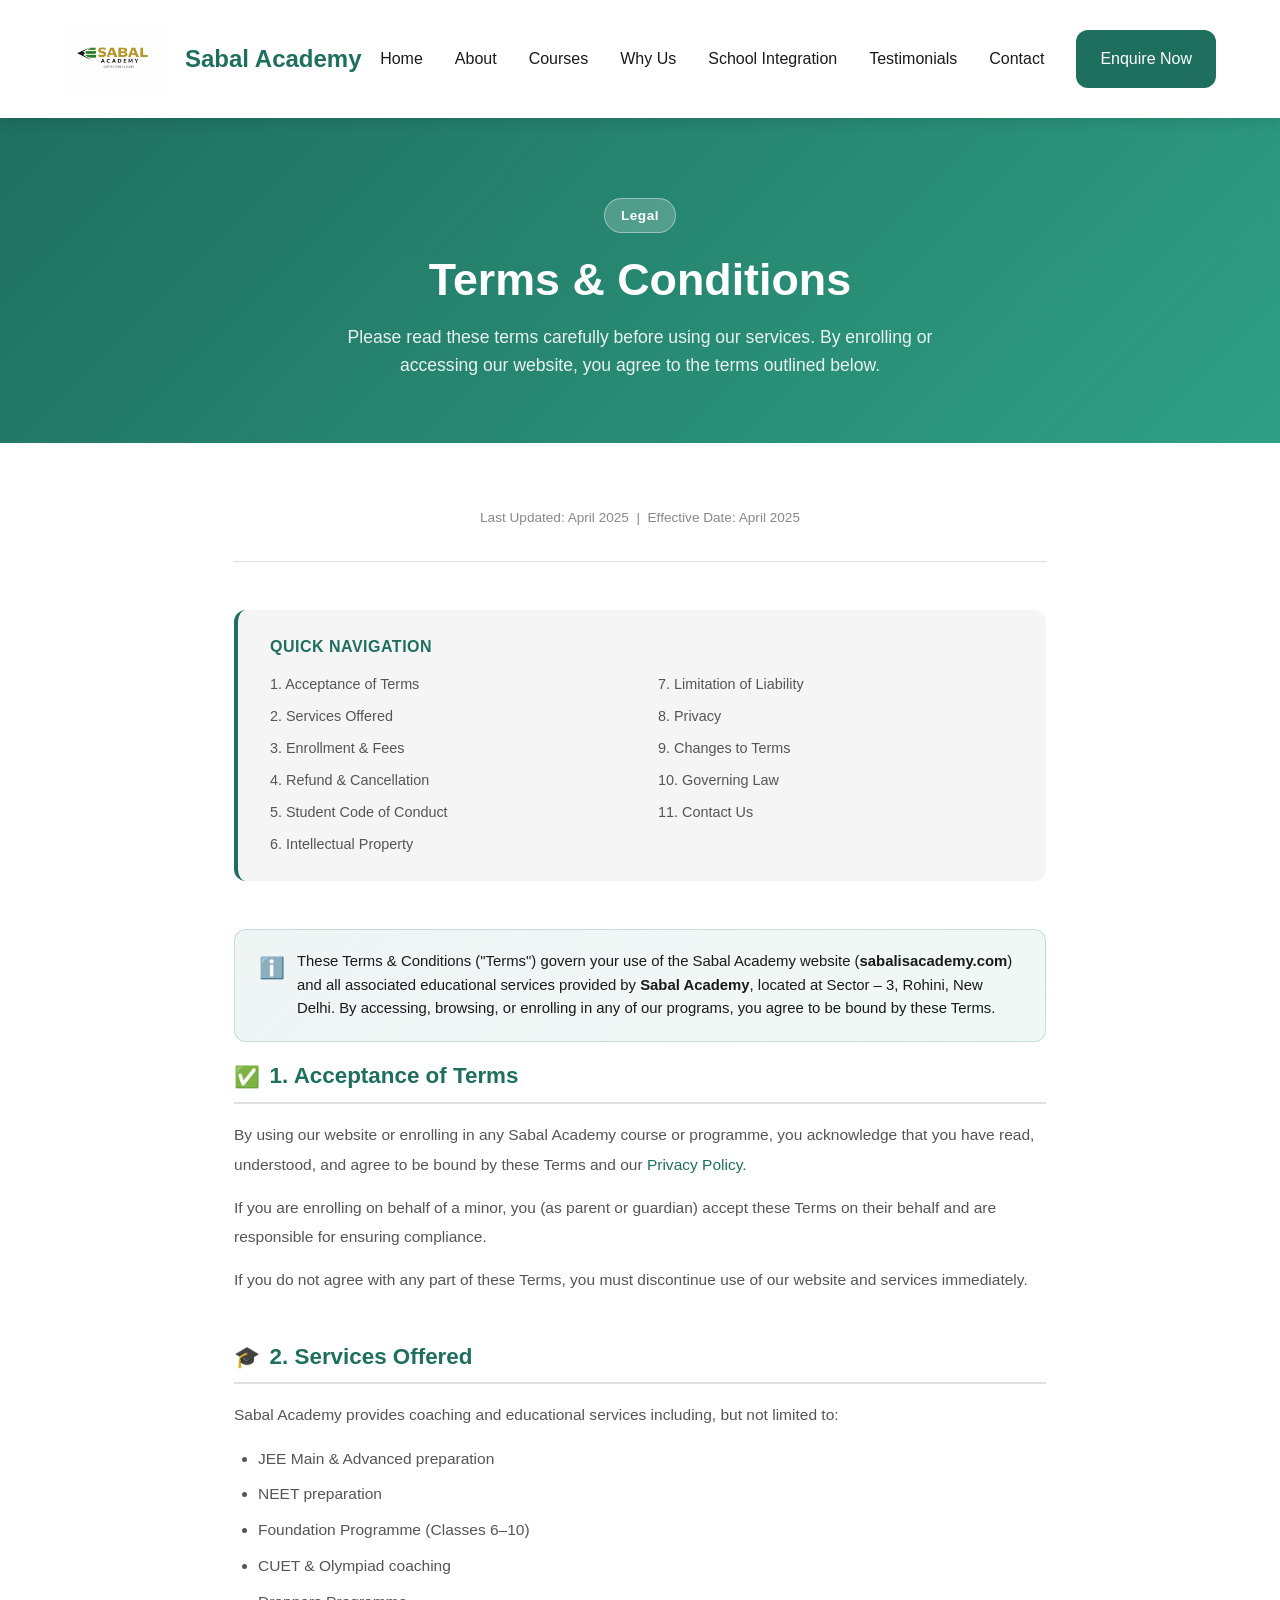
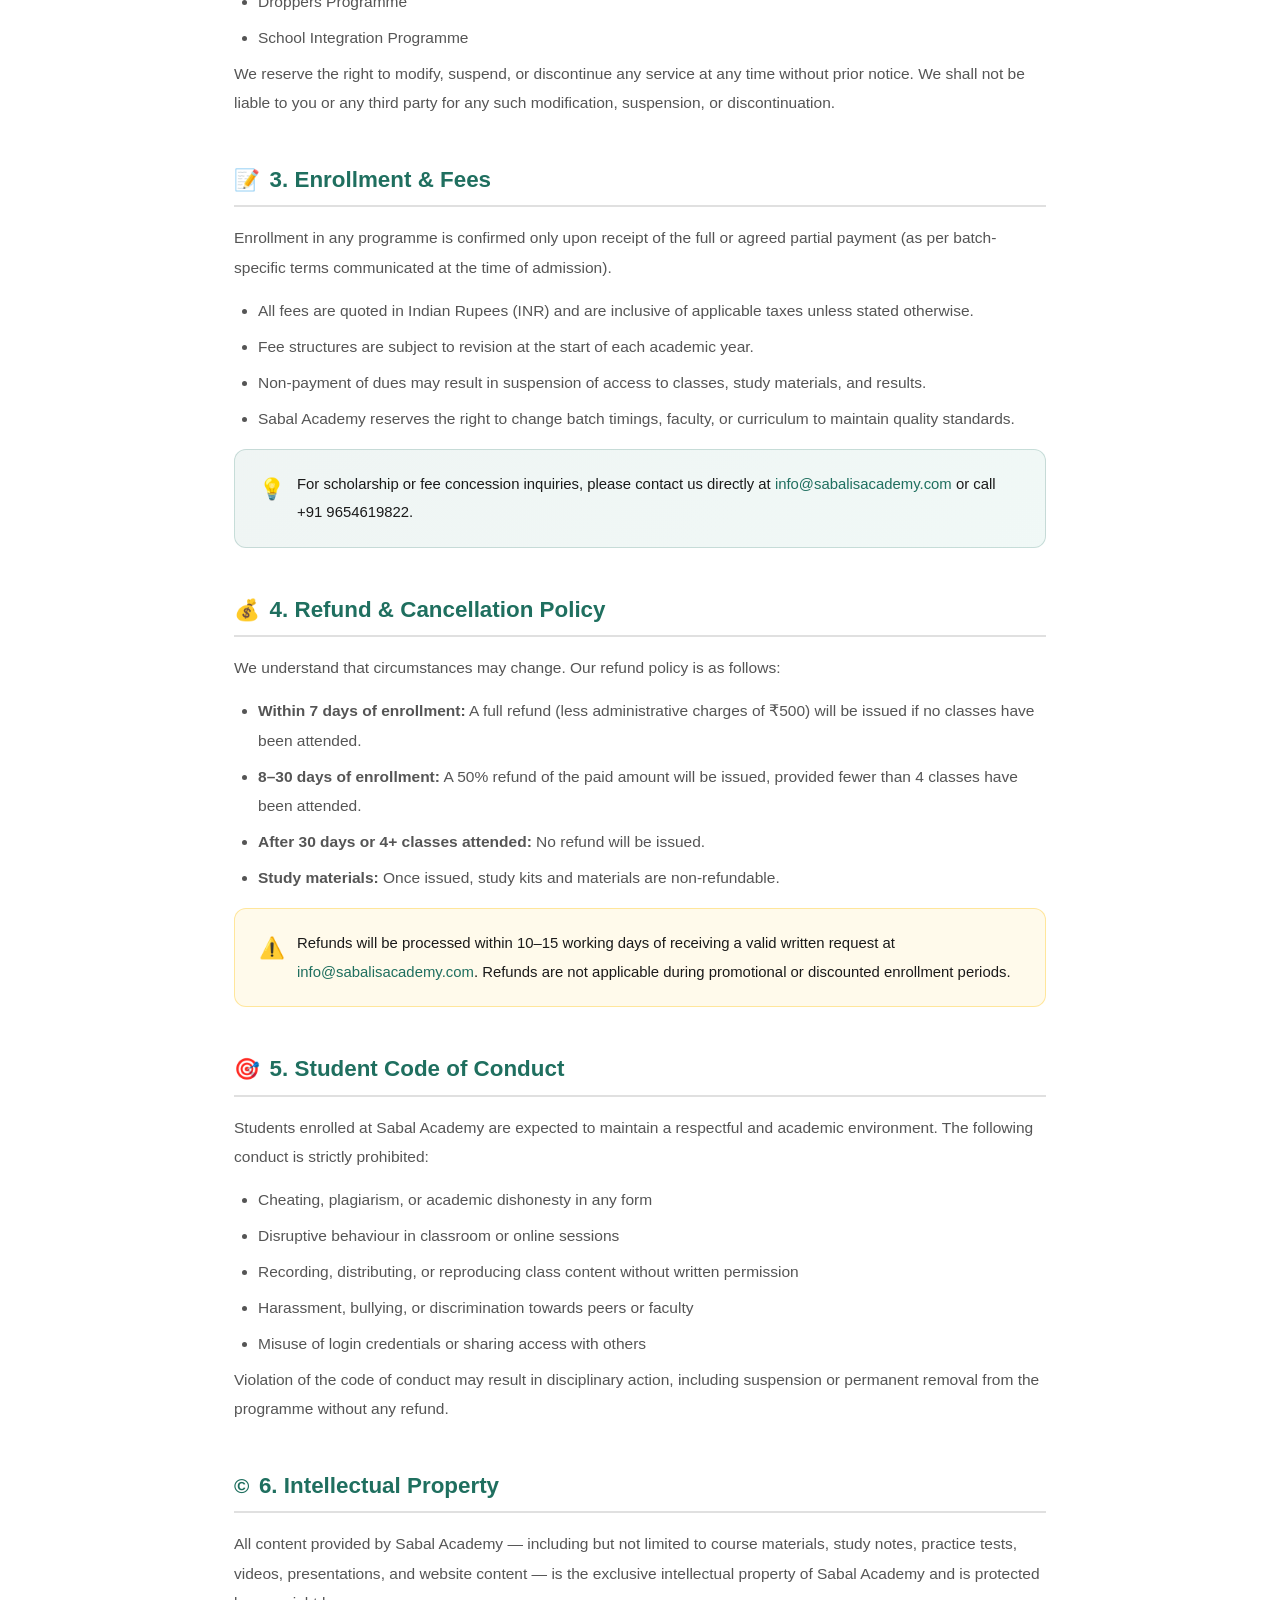
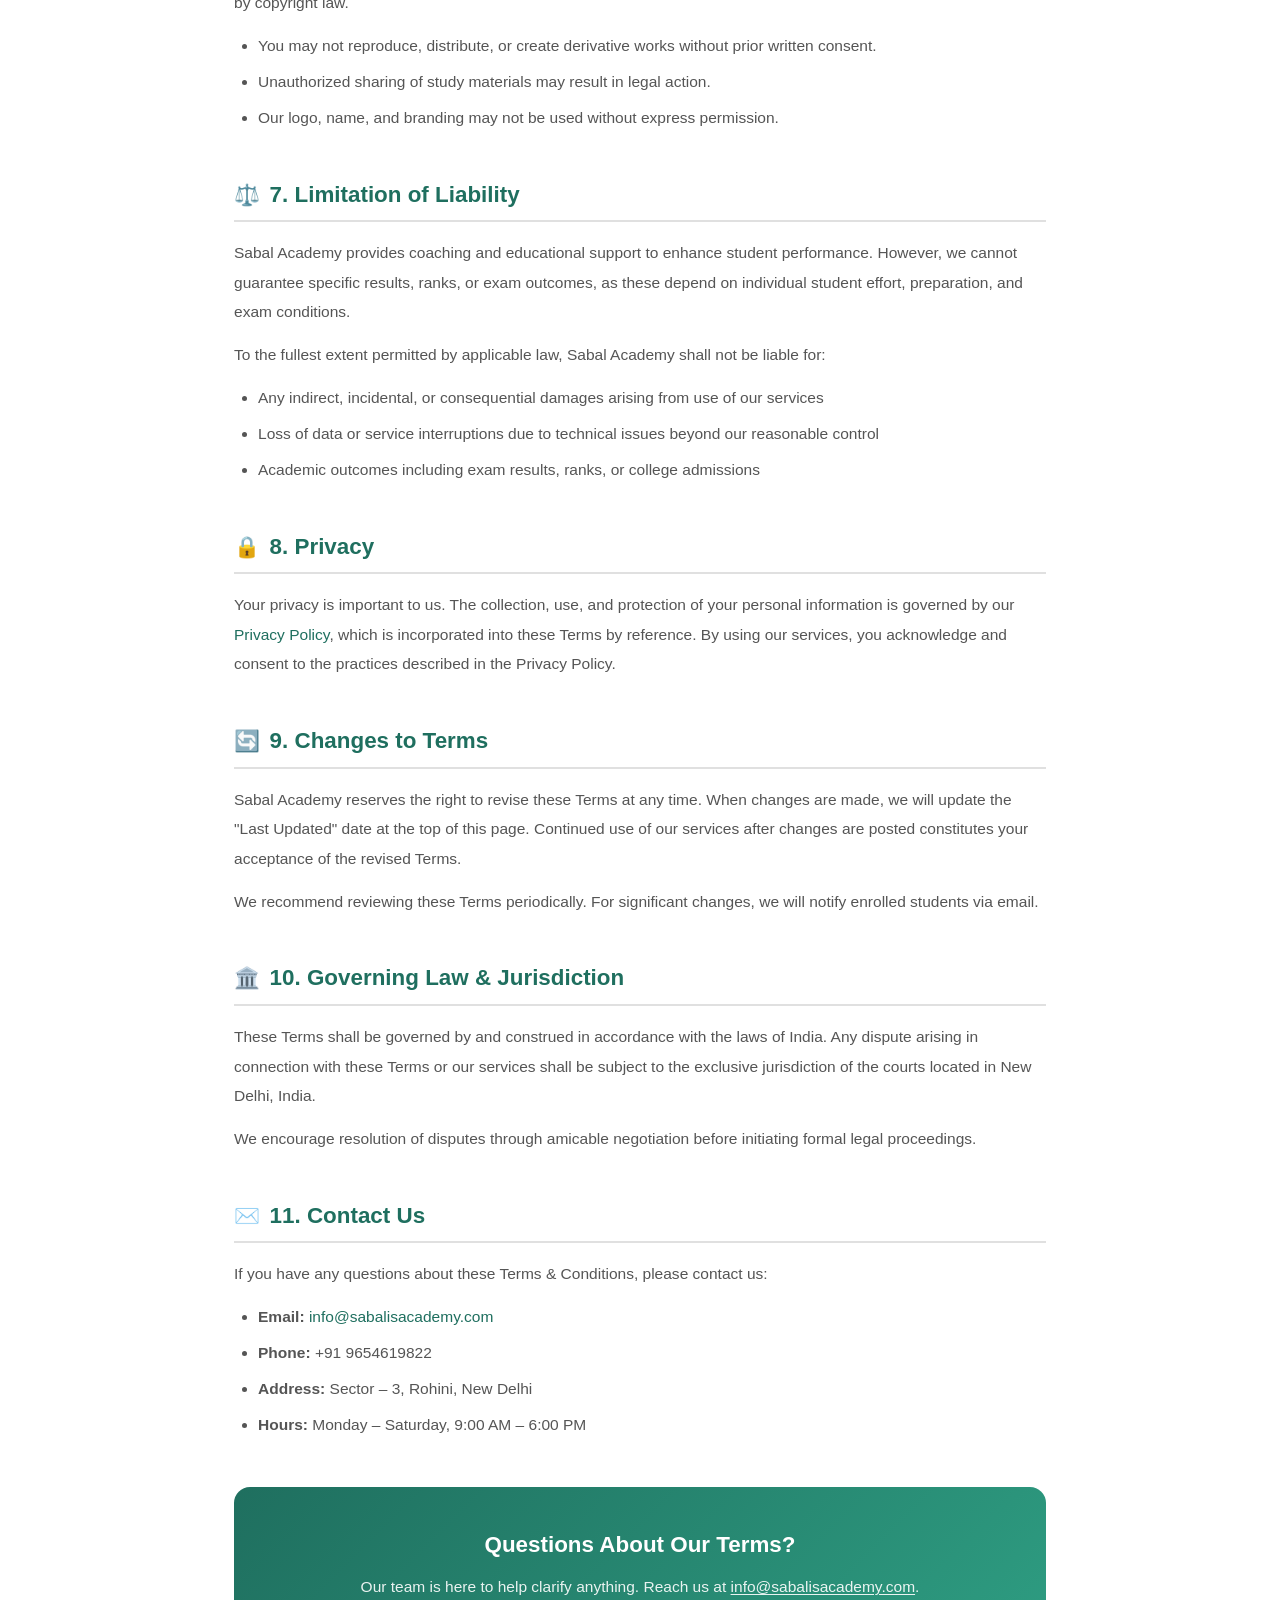
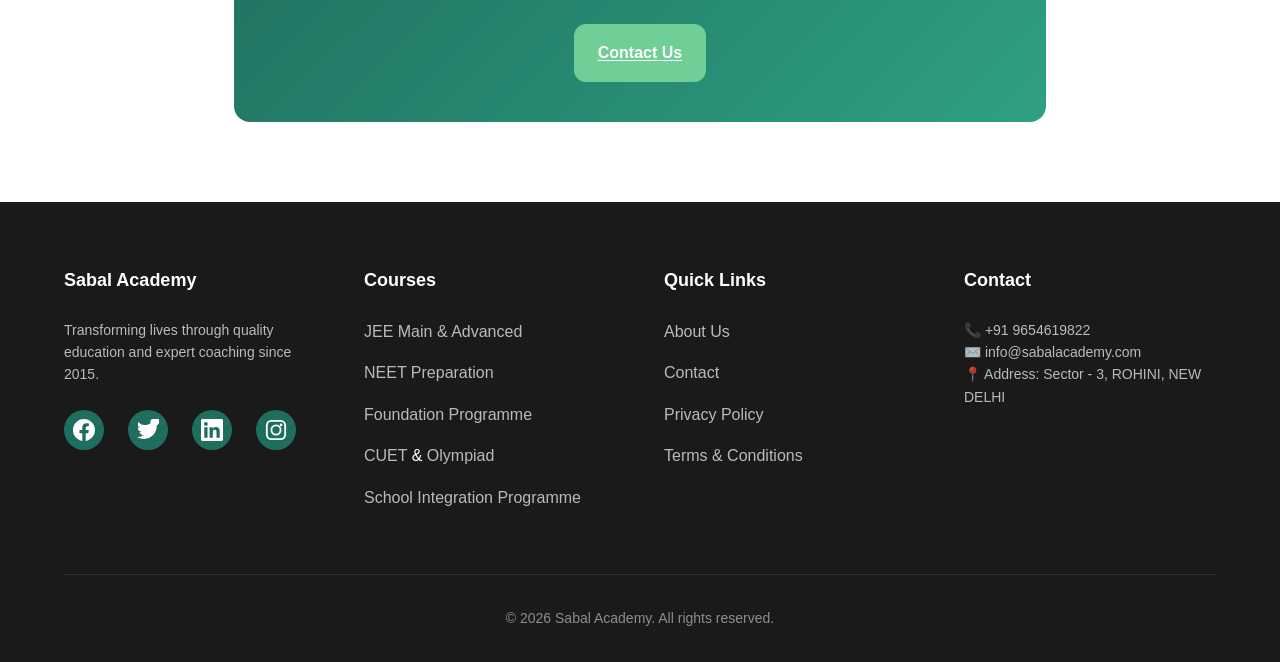
<file: terms-and-conditions.html>
<!doctype html>
<html lang="en">
  <head>
    <meta charset="UTF-8" />
    <meta name="viewport" content="width=device-width, initial-scale=1.0" />
    <meta
      name="description"
      content="Terms &amp; Conditions - Sabal Academy. Read the rules and regulations governing the use of our services."
    />
    <meta name="keywords" content="terms and conditions, terms of service, Sabal Academy" />
    <meta name="author" content="Sabal Academy" />
    <meta name="theme-color" content="#1F6F5F" />

    <title>Terms &amp; Conditions - Sabal Academy</title>

    <!-- Favicon -->
    <link
      rel="icon"
      type="image/svg+xml"
      href="data:image/svg+xml,<svg xmlns='http://www.w3.org/2000/svg' viewBox='0 0 100 100'><rect fill='%231F6F5F' width='100' height='100'/><text x='50' y='70' font-size='60' font-weight='bold' fill='white' text-anchor='middle'>SA</text></svg>"
    />

    <!-- Stylesheet -->
    <link rel="stylesheet" href="styles/style.css" />

    <!-- Web Components -->
    <script src="components/navbar.js"></script>
    <script src="components/footer.js"></script>

    <style>
      /* ── Page Hero ── */
      .legal-hero {
        background: linear-gradient(135deg, var(--primary-color) 0%, var(--secondary-color) 100%);
        color: white;
        padding: 5rem 2rem 4rem;
        text-align: center;
      }

      .legal-hero__badge {
        display: inline-block;
        background: rgba(255, 255, 255, 0.2);
        border: 1px solid rgba(255, 255, 255, 0.4);
        color: white;
        padding: 0.35rem 1rem;
        border-radius: 99px;
        font-size: 0.85rem;
        font-weight: 600;
        letter-spacing: 0.5px;
        margin-bottom: 1.25rem;
      }

      .legal-hero__title {
        font-size: 2.8rem;
        font-weight: 700;
        margin-bottom: 1rem;
        line-height: 1.2;
      }

      .legal-hero__subtitle {
        font-size: 1.1rem;
        opacity: 0.9;
        max-width: 600px;
        margin: 0 auto;
        line-height: 1.6;
      }

      /* ── Content Layout ── */
      .legal-content {
        padding: 4rem 0 5rem;
        background-color: var(--white);
      }

      .legal-content .container {
        max-width: 860px;
      }

      .legal-toc {
        background: var(--light-gray);
        border-left: 4px solid var(--primary-color);
        border-radius: var(--radius-md);
        padding: 1.5rem 2rem;
        margin-bottom: 3rem;
      }

      .legal-toc__title {
        font-size: 1rem;
        font-weight: 700;
        color: var(--primary-color);
        margin-bottom: 0.75rem;
        text-transform: uppercase;
        letter-spacing: 0.5px;
      }

      .legal-toc__list {
        list-style: none;
        padding: 0;
        columns: 2;
        column-gap: 2rem;
      }

      .legal-toc__list li {
        margin-bottom: 0.4rem;
      }

      .legal-toc__list a {
        color: var(--text-light);
        font-size: 0.9rem;
        text-decoration: none;
        transition: color var(--transition-fast);
      }

      .legal-toc__list a:hover {
        color: var(--primary-color);
      }

      /* ── Sections ── */
      .legal-section {
        margin-bottom: 2.75rem;
        scroll-margin-top: 80px;
      }

      .legal-section__heading {
        font-size: 1.4rem;
        font-weight: 700;
        color: var(--primary-color);
        margin-bottom: 1rem;
        padding-bottom: 0.5rem;
        border-bottom: 2px solid var(--border-color);
        display: flex;
        align-items: center;
        gap: 0.6rem;
      }

      .legal-section__heading .icon {
        font-size: 1.3rem;
      }

      .legal-section p {
        color: var(--text-light);
        line-height: 1.9;
        margin-bottom: 0.85rem;
        font-size: 0.97rem;
      }

      .legal-section ul,
      .legal-section ol {
        padding-left: 1.5rem;
        color: var(--text-light);
        line-height: 1.9;
        font-size: 0.97rem;
      }

      .legal-section li {
        margin-bottom: 0.4rem;
      }

      /* ── Info / Warning Box ── */
      .info-box {
        background: linear-gradient(
          135deg,
          rgba(31, 111, 95, 0.07) 0%,
          rgba(47, 160, 132, 0.07) 100%
        );
        border: 1px solid rgba(31, 111, 95, 0.2);
        border-radius: var(--radius-md);
        padding: 1.25rem 1.5rem;
        margin: 1rem 0;
        display: flex;
        gap: 0.75rem;
        align-items: flex-start;
      }

      .info-box--warning {
        background: rgba(255, 193, 7, 0.08);
        border-color: rgba(255, 193, 7, 0.35);
      }

      .info-box__icon {
        font-size: 1.3rem;
        flex-shrink: 0;
        margin-top: 0.1rem;
      }

      .info-box p {
        margin: 0;
        color: var(--text-dark);
        font-size: 0.93rem;
      }

      /* ── Last Updated ── */
      .legal-meta {
        text-align: center;
        color: var(--text-muted);
        font-size: 0.85rem;
        margin-bottom: 3rem;
        padding-bottom: 2rem;
        border-bottom: 1px solid var(--border-color);
      }

      /* ── Contact Card ── */
      .legal-contact-card {
        background: linear-gradient(135deg, var(--primary-color) 0%, var(--secondary-color) 100%);
        color: white;
        border-radius: var(--radius-lg);
        padding: 2.5rem;
        text-align: center;
        margin-top: 3rem;
      }

      .legal-contact-card h3 {
        font-size: 1.4rem;
        font-weight: 700;
        margin-bottom: 0.75rem;
      }

      .legal-contact-card p {
        opacity: 0.9;
        margin-bottom: 1.5rem;
        font-size: 0.97rem;
      }

      .legal-contact-card a {
        color: white;
        text-decoration: underline;
        text-underline-offset: 2px;
      }

      /* ── Responsive ── */
      @media (max-width: 768px) {
        .legal-hero__title { font-size: 2rem; }
        .legal-toc__list { columns: 1; }
      }

      @media (max-width: 480px) {
        .legal-hero { padding: 3rem 1rem 2.5rem; }
        .legal-hero__title { font-size: 1.6rem; }
        .legal-content { padding: 2.5rem 0 3.5rem; }
      }
    </style>
  </head>
  <body>
    <!-- Navigation Bar -->
    <sabal-navbar base-path="."></sabal-navbar>

    <!-- Hero -->
    <section class="legal-hero">
      <span class="legal-hero__badge">Legal</span>
      <h1 class="legal-hero__title">Terms &amp; Conditions</h1>
      <p class="legal-hero__subtitle">
        Please read these terms carefully before using our services. By enrolling or accessing
        our website, you agree to the terms outlined below.
      </p>
    </section>

    <!-- Content -->
    <main class="legal-content">
      <div class="container">

        <p class="legal-meta">Last Updated: April 2025 &nbsp;|&nbsp; Effective Date: April 2025</p>

        <!-- Table of Contents -->
        <nav class="legal-toc" aria-label="Table of Contents">
          <p class="legal-toc__title">Quick Navigation</p>
          <ul class="legal-toc__list">
            <li><a href="#acceptance">1. Acceptance of Terms</a></li>
            <li><a href="#services">2. Services Offered</a></li>
            <li><a href="#enrollment">3. Enrollment &amp; Fees</a></li>
            <li><a href="#refund">4. Refund &amp; Cancellation</a></li>
            <li><a href="#conduct">5. Student Code of Conduct</a></li>
            <li><a href="#ip">6. Intellectual Property</a></li>
            <li><a href="#liability">7. Limitation of Liability</a></li>
            <li><a href="#privacy-ref">8. Privacy</a></li>
            <li><a href="#changes">9. Changes to Terms</a></li>
            <li><a href="#governing-law">10. Governing Law</a></li>
            <li><a href="#contact-us">11. Contact Us</a></li>
          </ul>
        </nav>

        <!-- Introduction -->
        <div class="info-box">
          <span class="info-box__icon">ℹ️</span>
          <p>
            These Terms &amp; Conditions ("Terms") govern your use of the Sabal Academy website
            (<strong>sabalisacademy.com</strong>) and all associated educational services provided by
            <strong>Sabal Academy</strong>, located at Sector – 3, Rohini, New Delhi. By accessing,
            browsing, or enrolling in any of our programs, you agree to be bound by these Terms.
          </p>
        </div>

        <!-- Section 1 -->
        <section id="acceptance" class="legal-section">
          <h2 class="legal-section__heading">
            <span class="icon">✅</span> 1. Acceptance of Terms
          </h2>
          <p>
            By using our website or enrolling in any Sabal Academy course or programme, you acknowledge
            that you have read, understood, and agree to be bound by these Terms and our
            <a href="privacy-policy.html">Privacy Policy</a>.
          </p>
          <p>
            If you are enrolling on behalf of a minor, you (as parent or guardian) accept these Terms
            on their behalf and are responsible for ensuring compliance.
          </p>
          <p>
            If you do not agree with any part of these Terms, you must discontinue use of our website
            and services immediately.
          </p>
        </section>

        <!-- Section 2 -->
        <section id="services" class="legal-section">
          <h2 class="legal-section__heading">
            <span class="icon">🎓</span> 2. Services Offered
          </h2>
          <p>Sabal Academy provides coaching and educational services including, but not limited to:</p>
          <ul>
            <li>JEE Main &amp; Advanced preparation</li>
            <li>NEET preparation</li>
            <li>Foundation Programme (Classes 6–10)</li>
            <li>CUET &amp; Olympiad coaching</li>
            <li>Droppers Programme</li>
            <li>School Integration Programme</li>
          </ul>
          <p>
            We reserve the right to modify, suspend, or discontinue any service at any time without
            prior notice. We shall not be liable to you or any third party for any such modification,
            suspension, or discontinuation.
          </p>
        </section>

        <!-- Section 3 -->
        <section id="enrollment" class="legal-section">
          <h2 class="legal-section__heading">
            <span class="icon">📝</span> 3. Enrollment &amp; Fees
          </h2>
          <p>
            Enrollment in any programme is confirmed only upon receipt of the full or agreed partial
            payment (as per batch-specific terms communicated at the time of admission).
          </p>
          <ul>
            <li>All fees are quoted in Indian Rupees (INR) and are inclusive of applicable taxes unless stated otherwise.</li>
            <li>Fee structures are subject to revision at the start of each academic year.</li>
            <li>Non-payment of dues may result in suspension of access to classes, study materials, and results.</li>
            <li>Sabal Academy reserves the right to change batch timings, faculty, or curriculum to maintain quality standards.</li>
          </ul>
          <div class="info-box">
            <span class="info-box__icon">💡</span>
            <p>
              For scholarship or fee concession inquiries, please contact us directly at
              <a href="mailto:info@sabalisacademy.com">info@sabalisacademy.com</a>
              or call +91 9654619822.
            </p>
          </div>
        </section>

        <!-- Section 4 -->
        <section id="refund" class="legal-section">
          <h2 class="legal-section__heading">
            <span class="icon">💰</span> 4. Refund &amp; Cancellation Policy
          </h2>
          <p>
            We understand that circumstances may change. Our refund policy is as follows:
          </p>
          <ul>
            <li>
              <strong>Within 7 days of enrollment:</strong> A full refund (less administrative charges of ₹500)
              will be issued if no classes have been attended.
            </li>
            <li>
              <strong>8–30 days of enrollment:</strong> A 50% refund of the paid amount will be issued,
              provided fewer than 4 classes have been attended.
            </li>
            <li>
              <strong>After 30 days or 4+ classes attended:</strong> No refund will be issued.
            </li>
            <li>
              <strong>Study materials:</strong> Once issued, study kits and materials are non-refundable.
            </li>
          </ul>
          <div class="info-box info-box--warning">
            <span class="info-box__icon">⚠️</span>
            <p>
              Refunds will be processed within 10–15 working days of receiving a valid written request
              at <a href="mailto:info@sabalisacademy.com">info@sabalisacademy.com</a>.
              Refunds are not applicable during promotional or discounted enrollment periods.
            </p>
          </div>
        </section>

        <!-- Section 5 -->
        <section id="conduct" class="legal-section">
          <h2 class="legal-section__heading">
            <span class="icon">🎯</span> 5. Student Code of Conduct
          </h2>
          <p>
            Students enrolled at Sabal Academy are expected to maintain a respectful and academic environment.
            The following conduct is strictly prohibited:
          </p>
          <ul>
            <li>Cheating, plagiarism, or academic dishonesty in any form</li>
            <li>Disruptive behaviour in classroom or online sessions</li>
            <li>Recording, distributing, or reproducing class content without written permission</li>
            <li>Harassment, bullying, or discrimination towards peers or faculty</li>
            <li>Misuse of login credentials or sharing access with others</li>
          </ul>
          <p>
            Violation of the code of conduct may result in disciplinary action, including suspension or
            permanent removal from the programme without any refund.
          </p>
        </section>

        <!-- Section 6 -->
        <section id="ip" class="legal-section">
          <h2 class="legal-section__heading">
            <span class="icon">©️</span> 6. Intellectual Property
          </h2>
          <p>
            All content provided by Sabal Academy — including but not limited to course materials,
            study notes, practice tests, videos, presentations, and website content — is the exclusive
            intellectual property of Sabal Academy and is protected by copyright law.
          </p>
          <ul>
            <li>You may not reproduce, distribute, or create derivative works without prior written consent.</li>
            <li>Unauthorized sharing of study materials may result in legal action.</li>
            <li>Our logo, name, and branding may not be used without express permission.</li>
          </ul>
        </section>

        <!-- Section 7 -->
        <section id="liability" class="legal-section">
          <h2 class="legal-section__heading">
            <span class="icon">⚖️</span> 7. Limitation of Liability
          </h2>
          <p>
            Sabal Academy provides coaching and educational support to enhance student performance.
            However, we cannot guarantee specific results, ranks, or exam outcomes, as these depend on
            individual student effort, preparation, and exam conditions.
          </p>
          <p>
            To the fullest extent permitted by applicable law, Sabal Academy shall not be liable for:
          </p>
          <ul>
            <li>Any indirect, incidental, or consequential damages arising from use of our services</li>
            <li>Loss of data or service interruptions due to technical issues beyond our reasonable control</li>
            <li>Academic outcomes including exam results, ranks, or college admissions</li>
          </ul>
        </section>

        <!-- Section 8 -->
        <section id="privacy-ref" class="legal-section">
          <h2 class="legal-section__heading">
            <span class="icon">🔒</span> 8. Privacy
          </h2>
          <p>
            Your privacy is important to us. The collection, use, and protection of your personal
            information is governed by our <a href="privacy-policy.html">Privacy Policy</a>, which is
            incorporated into these Terms by reference. By using our services, you acknowledge and
            consent to the practices described in the Privacy Policy.
          </p>
        </section>

        <!-- Section 9 -->
        <section id="changes" class="legal-section">
          <h2 class="legal-section__heading">
            <span class="icon">🔄</span> 9. Changes to Terms
          </h2>
          <p>
            Sabal Academy reserves the right to revise these Terms at any time. When changes are made,
            we will update the "Last Updated" date at the top of this page. Continued use of our services
            after changes are posted constitutes your acceptance of the revised Terms.
          </p>
          <p>
            We recommend reviewing these Terms periodically. For significant changes, we will notify
            enrolled students via email.
          </p>
        </section>

        <!-- Section 10 -->
        <section id="governing-law" class="legal-section">
          <h2 class="legal-section__heading">
            <span class="icon">🏛️</span> 10. Governing Law &amp; Jurisdiction
          </h2>
          <p>
            These Terms shall be governed by and construed in accordance with the laws of India.
            Any dispute arising in connection with these Terms or our services shall be subject to
            the exclusive jurisdiction of the courts located in New Delhi, India.
          </p>
          <p>
            We encourage resolution of disputes through amicable negotiation before initiating
            formal legal proceedings.
          </p>
        </section>

        <!-- Section 11 -->
        <section id="contact-us" class="legal-section">
          <h2 class="legal-section__heading">
            <span class="icon">✉️</span> 11. Contact Us
          </h2>
          <p>If you have any questions about these Terms &amp; Conditions, please contact us:</p>
          <ul>
            <li><strong>Email:</strong> <a href="mailto:info@sabalisacademy.com">info@sabalisacademy.com</a></li>
            <li><strong>Phone:</strong> +91 9654619822</li>
            <li><strong>Address:</strong> Sector – 3, Rohini, New Delhi</li>
            <li><strong>Hours:</strong> Monday – Saturday, 9:00 AM – 6:00 PM</li>
          </ul>
        </section>

        <!-- Contact CTA -->
        <div class="legal-contact-card">
          <h3>Questions About Our Terms?</h3>
          <p>
            Our team is here to help clarify anything. Reach us at
            <a href="mailto:info@sabalisacademy.com">info@sabalisacademy.com</a>.
          </p>
          <a href="index.html#contact" class="btn btn--secondary">Contact Us</a>
        </div>

      </div>
    </main>

    <!-- Footer -->
    <sabal-footer base-path="."></sabal-footer>

    <script src="index.js"></script>
  </body>
</html>
</file>
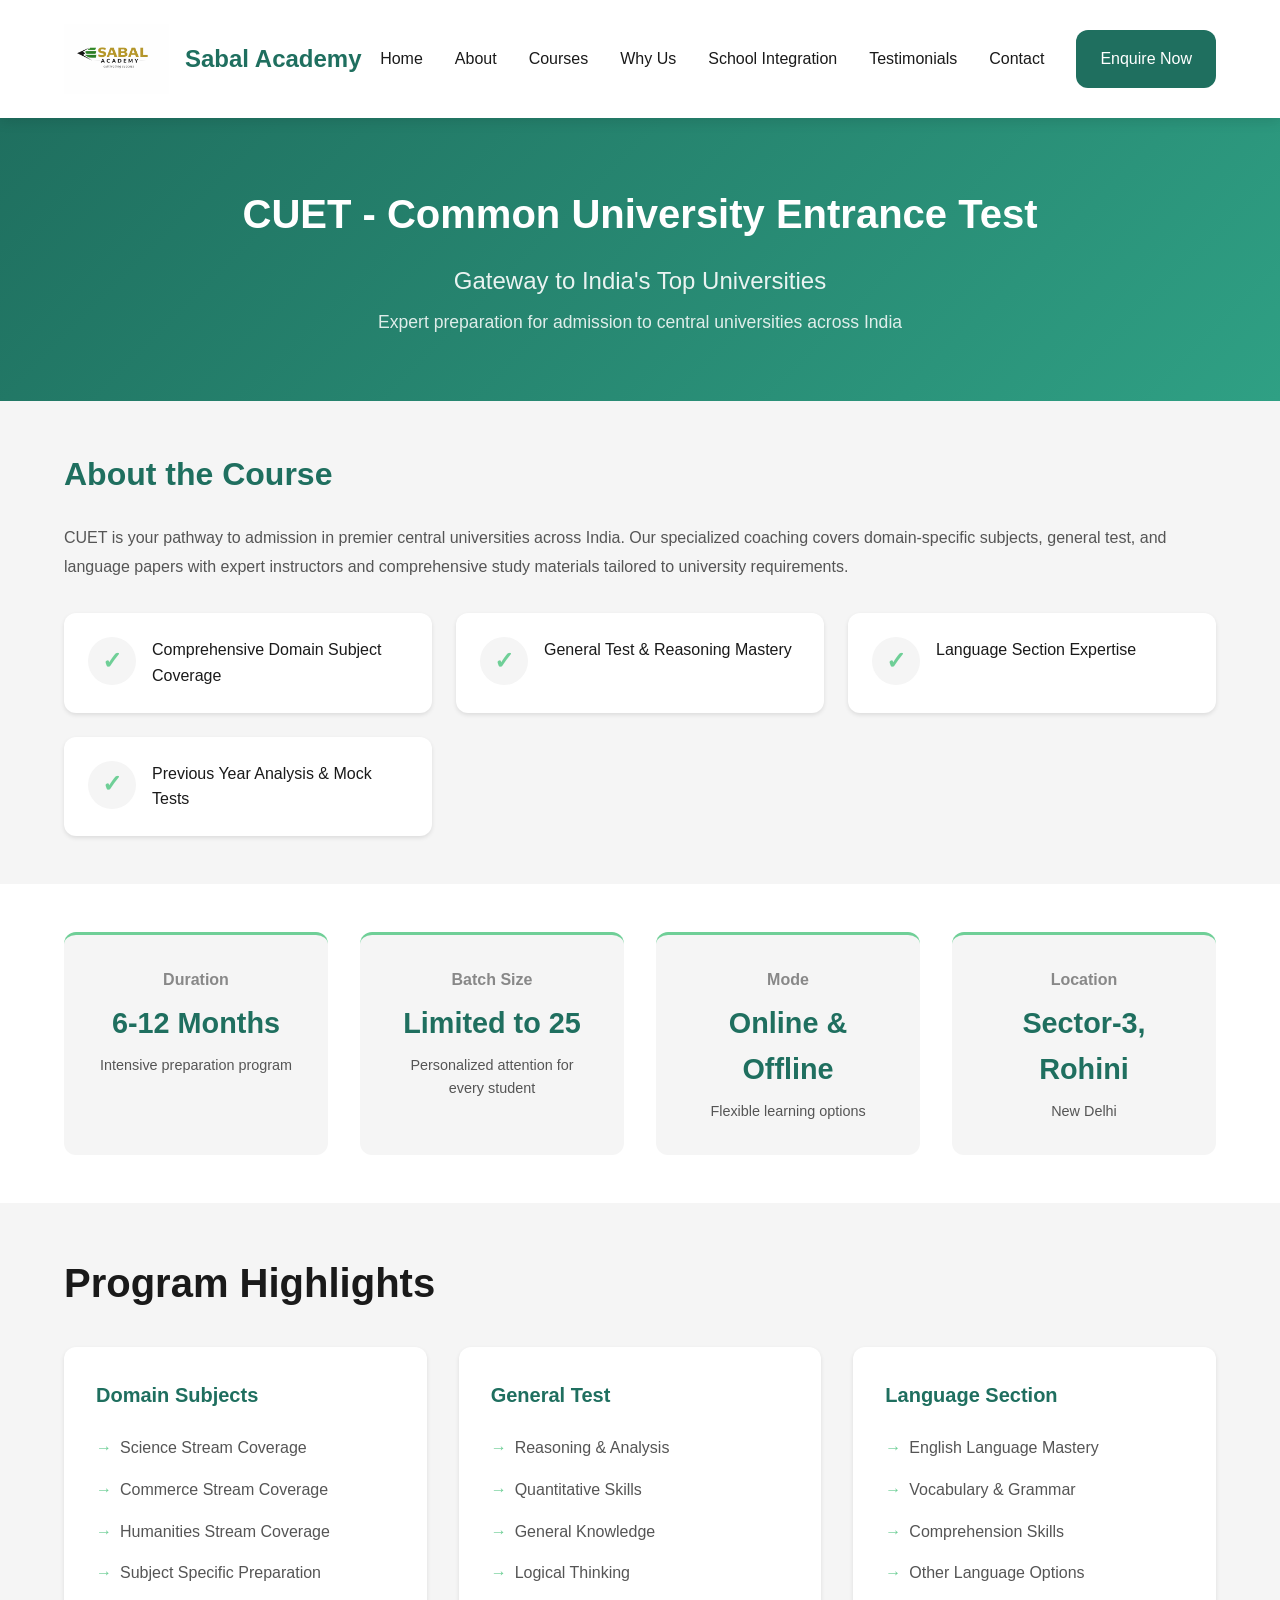
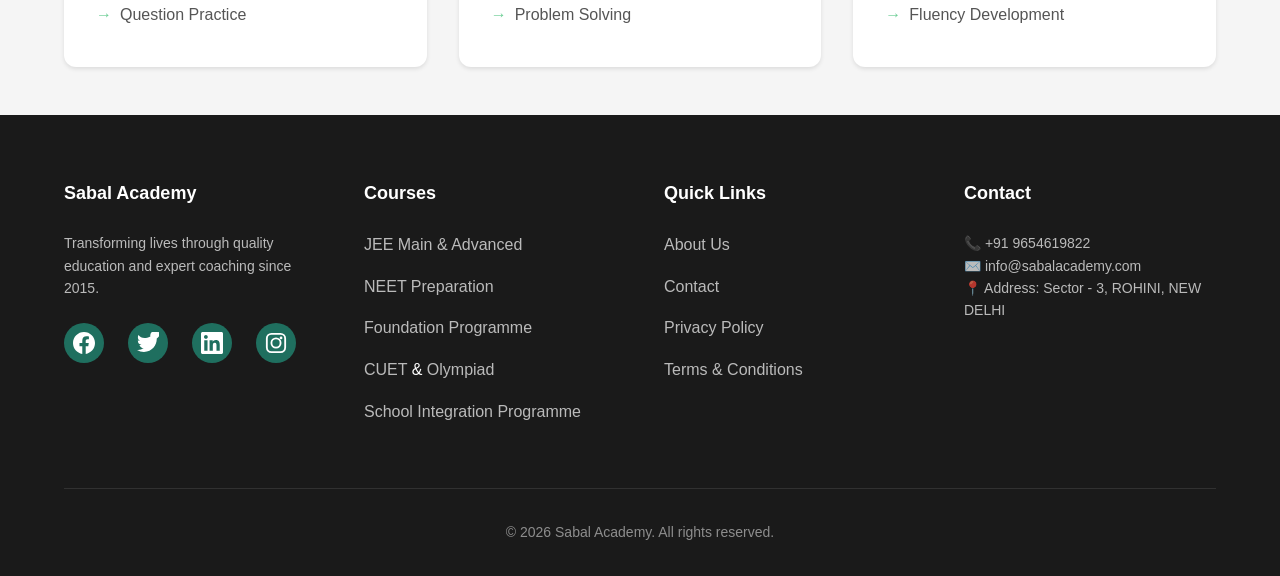
<file: courses/cuet.html>
<!doctype html>
<html lang="en">
  <head>
    <meta charset="UTF-8" />
    <meta name="viewport" content="width=device-width, initial-scale=1.0" />
    <meta name="description" content="CUET University Entrance Exam Coaching at Sabal Academy" />
    <meta name="keywords" content="CUET, University Entrance, CUET Coaching, Delhi University" />
    <meta name="author" content="Sabal Academy" />
    <meta name="theme-color" content="#1F6F5F" />
    <title>CUET Preparation Coaching - Sabal Academy</title>
    <link rel="stylesheet" href="../styles/style.css" />
    <!-- Web Components -->
    <script src="../components/navbar.js"></script>
    <script src="../components/footer.js"></script>
    <script src="../components/enquiry-form.js"></script>
    <!-- Favicon -->
    <link
      rel="icon"
      type="image/svg+xml"
      href="data:image/svg+xml,<svg xmlns='http://www.w3.org/2000/svg' viewBox='0 0 100 100'><rect fill='%231F6F5F' width='100' height='100'/><text x='50' y='70' font-size='60' font-weight='bold' fill='white' text-anchor='middle'>SA</text></svg>"
    />
  </head>
  <body>
    <!-- Navigation Bar -->
    <!-- Navigation Bar -->
    <sabal-navbar base-path=".."></sabal-navbar>

    <!-- Course Hero Section -->
    <section class="course-hero">
      <div class="container">
        <h1 class="course-hero__title">CUET - Common University Entrance Test</h1>
        <p class="course-hero__subtitle">Gateway to India's Top Universities</p>
        <p class="course-hero__description">Expert preparation for admission to central universities across India</p>
      </div>
    </section>

    <!-- Course Overview -->
    <section class="course-overview">
      <div class="container">
        <div class="course-section">
          <h2 class="course-section__title">About the Course</h2>
          <p class="course-section__text">
            CUET is your pathway to admission in premier central universities across India. Our specialized coaching covers domain-specific subjects, general test, and language papers with expert instructors and comprehensive study materials tailored to university requirements.
          </p>
          <div class="course-highlights">
            <div class="highlight-item">
              <span class="highlight-icon">✓</span>
              <span class="highlight-text">Comprehensive Domain Subject Coverage</span>
            </div>
            <div class="highlight-item">
              <span class="highlight-icon">✓</span>
              <span class="highlight-text">General Test & Reasoning Mastery</span>
            </div>
            <div class="highlight-item">
              <span class="highlight-icon">✓</span>
              <span class="highlight-text">Language Section Expertise</span>
            </div>
            <div class="highlight-item">
              <span class="highlight-icon">✓</span>
              <span class="highlight-text">Previous Year Analysis & Mock Tests</span>
            </div>
          </div>
        </div>
      </div>
    </section>

    <!-- Course Details -->
    <section class="course-details">
      <div class="container">
        <div class="details-grid">
          <div class="detail-card">
            <h3 class="detail-card__title">Duration</h3>
            <p class="detail-card__value">6-12 Months</p>
            <p class="detail-card__desc">Intensive preparation program</p>
          </div>
          <div class="detail-card">
            <h3 class="detail-card__title">Batch Size</h3>
            <p class="detail-card__value">Limited to 25</p>
            <p class="detail-card__desc">Personalized attention for every student</p>
          </div>
          <div class="detail-card">
            <h3 class="detail-card__title">Mode</h3>
            <p class="detail-card__value">Online & Offline</p>
            <p class="detail-card__desc">Flexible learning options</p>
          </div>
          <div class="detail-card">
            <h3 class="detail-card__title">Location</h3>
            <p class="detail-card__value">Sector-3, Rohini</p>
            <p class="detail-card__desc">New Delhi</p>
          </div>
        </div>
      </div>
    </section>

    <!-- Curriculum -->
    <section class="course-curriculum">
      <div class="container">
        <h2 class="section__title">Program Highlights</h2>
        <div class="curriculum-grid">
          <div class="curriculum-subject">
            <h3 class="curriculum-subject__title">Domain Subjects</h3>
            <ul class="curriculum-subjects__list">
              <li>Science Stream Coverage</li>
              <li>Commerce Stream Coverage</li>
              <li>Humanities Stream Coverage</li>
              <li>Subject Specific Preparation</li>
              <li>Question Practice</li>
            </ul>
          </div>
          <div class="curriculum-subject">
            <h3 class="curriculum-subject__title">General Test</h3>
            <ul class="curriculum-subjects__list">
              <li>Reasoning & Analysis</li>
              <li>Quantitative Skills</li>
              <li>General Knowledge</li>
              <li>Logical Thinking</li>
              <li>Problem Solving</li>
            </ul>
          </div>
          <div class="curriculum-subject">
            <h3 class="curriculum-subject__title">Language Section</h3>
            <ul class="curriculum-subjects__list">
              <li>English Language Mastery</li>
              <li>Vocabulary & Grammar</li>
              <li>Comprehension Skills</li>
              <li>Other Language Options</li>
              <li>Fluency Development</li>
            </ul>
          </div>
        </div>
      </div>
    </section>

    <!-- Enquiry Form -->
    <!-- <section class="course-enquiry">
      <div class="container">
        <h2 class="section__title">Interested? Enquire Now</h2>
        <form class="enquiry-form" style="max-width: 600px; margin: 0 auto;">
          <div class="form__group">
            <label for="name" class="form__label">Full Name</label>
            <input type="text" id="name" name="name" class="form__input" placeholder="Your full name" required />
          </div>
          <div class="form__group">
            <label for="email" class="form__label">Email Address</label>
            <input type="email" id="email" name="email" class="form__input" placeholder="your@email.com" required />
          </div>
          <div class="form__group">
            <label for="phone" class="form__label">Phone Number</label>
            <input type="tel" id="phone" name="phone" class="form__input" placeholder="Your phone number" required />
          </div>
          <div class="form__group">
            <label for="message" class="form__label">Message</label>
            <textarea id="message" name="message" class="form__textarea" placeholder="Tell us your goals..." rows="4"></textarea>
          </div>
          <button type="submit" class="btn btn--primary btn--lg">Send Enquiry</button>
        </form>
      </div>
    </section> -->

    <!-- Footer -->
    <!-- Footer -->
    <sabal-footer base-path=".."></sabal-footer>

    <script src="../index.js"></script>
    <style>
      .course-hero {
        background: linear-gradient(135deg, var(--primary-color) 0%, var(--secondary-color) 100%);
        color: white;
        padding: 4rem 2rem;
        text-align: center;
      }
      .course-hero__title { font-size: 2.5rem; margin-bottom: 1rem; font-weight: 700; }
      .course-hero__subtitle { font-size: 1.5rem; margin-bottom: 0.5rem; opacity: 0.9; }
      .course-hero__description { font-size: 1.1rem; max-width: 600px; margin: 0 auto; opacity: 0.85; }
      
      .course-overview { padding: 3rem 0; background-color: var(--light-gray); }
      .course-section__title { font-size: 2rem; margin-bottom: 1.5rem; color: var(--primary-color); }
      .course-section__text { font-size: 1rem; color: var(--text-light); line-height: 1.8; margin-bottom: 2rem; }
      
      .course-highlights { display: grid; grid-template-columns: repeat(auto-fit, minmax(280px, 1fr)); gap: 1.5rem; }
      .highlight-item { 
        background: white; 
        padding: 1.5rem; 
        border-radius: 0.75rem; 
        display: flex; 
        gap: 1rem;
        box-shadow: var(--shadow-sm);
      }
      .highlight-icon { color: var(--accent-color); font-size: 1.5rem; font-weight: 700; }
      .highlight-text { color: var(--text-dark); line-height: 1.6; }
      
      .course-details { padding: 3rem 0; background-color: white; }
      .details-grid { display: grid; grid-template-columns: repeat(auto-fit, minmax(200px, 1fr)); gap: 2rem; }
      .detail-card { 
        background: var(--light-gray);
        padding: 2rem;
        border-radius: 0.75rem;
        text-align: center;
        border-top: 3px solid var(--accent-color);
      }
      .detail-card__title { font-size: 1rem; color: var(--text-muted); margin-bottom: 0.5rem; }
      .detail-card__value { font-size: 1.8rem; font-weight: 700; color: var(--primary-color); margin-bottom: 0.5rem; }
      .detail-card__desc { font-size: 0.9rem; color: var(--text-light); }
      
      .course-curriculum { padding: 3rem 0; background-color: var(--light-gray); }
      .curriculum-grid { display: grid; grid-template-columns: repeat(auto-fit, minmax(250px, 1fr)); gap: 2rem; margin-top: 2rem; }
      .curriculum-subject { background: white; padding: 2rem; border-radius: 0.75rem; box-shadow: var(--shadow-sm); }
      .curriculum-subject__title { font-size: 1.25rem; color: var(--primary-color); margin-bottom: 1rem; font-weight: 700; }
      .curriculum-subjects__list { list-style: none; }
      .curriculum-subjects__list li { padding: 0.5rem 0; padding-left: 1.5rem; position: relative; color: var(--text-light); }
      .curriculum-subjects__list li:before { content: "→"; position: absolute; left: 0; color: var(--accent-color); font-weight: bold; }
      
      .course-enquiry { padding: 3rem 0; background-color: white; }
      
      @media (max-width: 768px) {
        .course-hero__title { font-size: 1.8rem; }
        .course-hero__subtitle { font-size: 1.2rem; }
      }
    </style>
  </body>
</html>
</file>
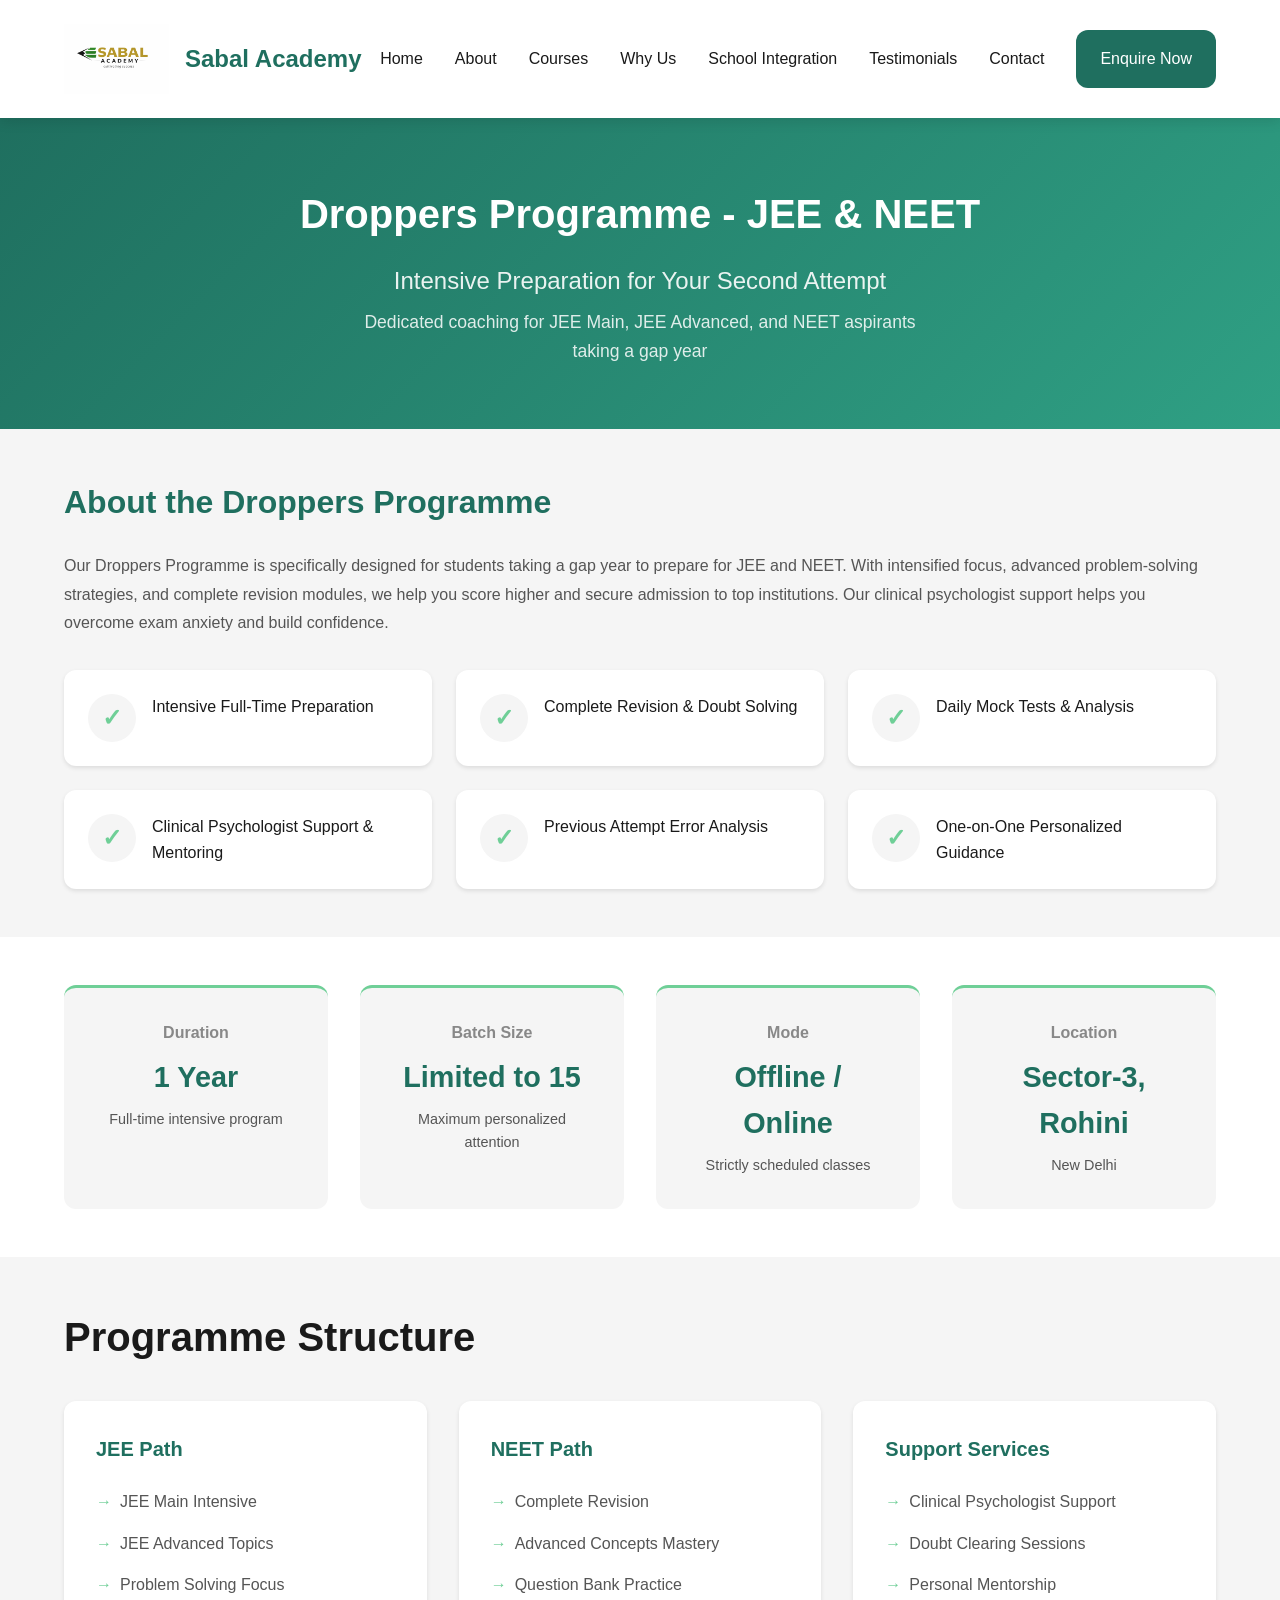
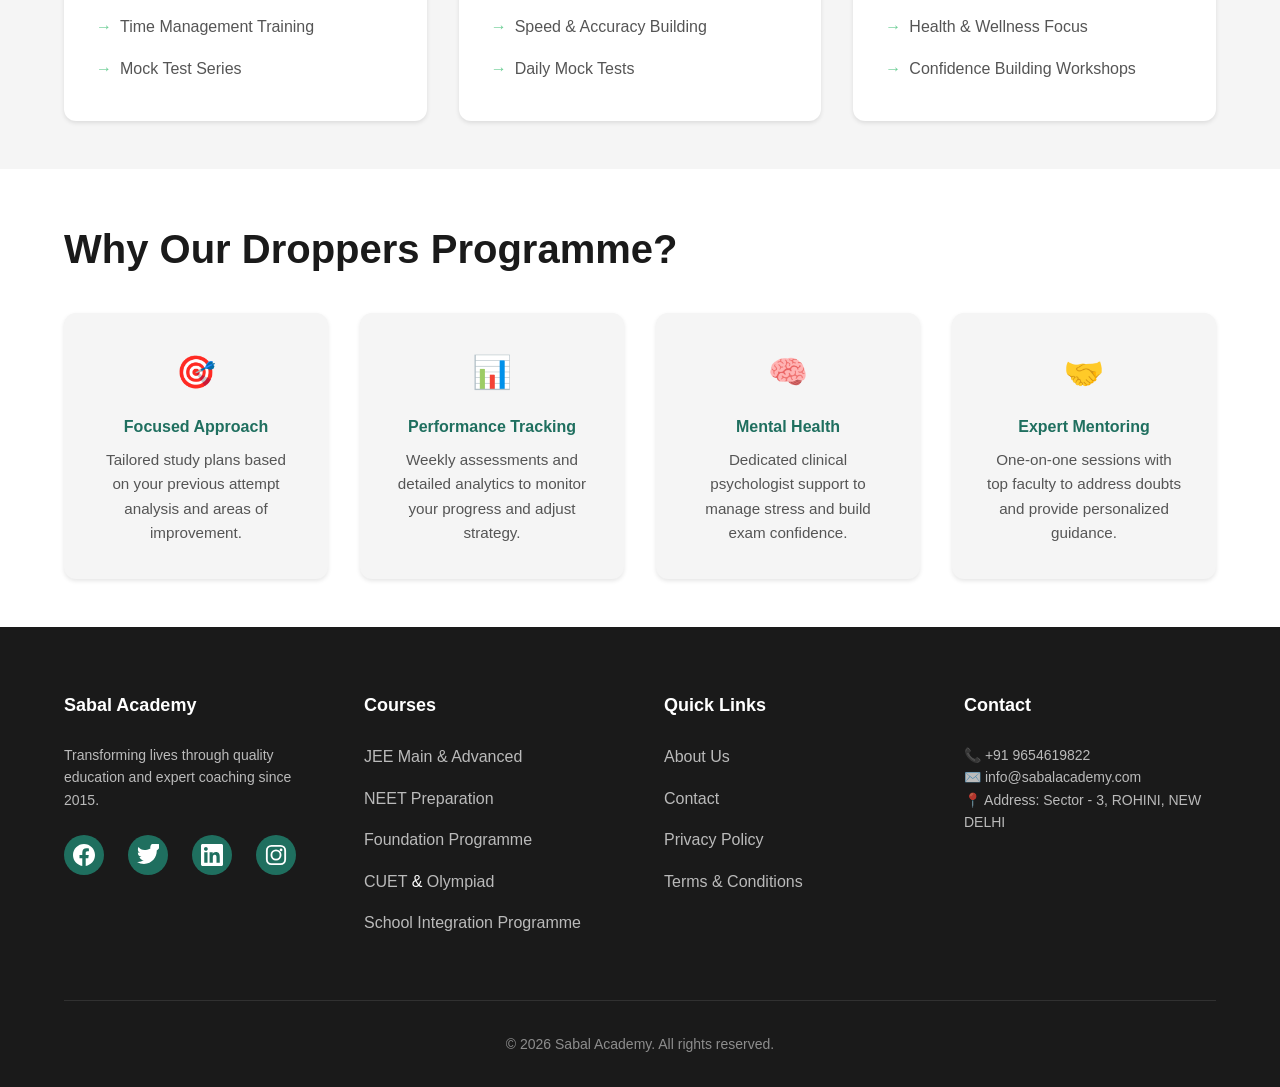
<file: courses/droppers.html>
<!doctype html>
<html lang="en">
  <head>
    <meta charset="UTF-8" />
    <meta name="viewport" content="width=device-width, initial-scale=1.0" />
    <meta name="description" content="Droppers Programme for JEE & NEET - Intensive Coaching at Sabal Academy" />
    <meta name="keywords" content="Droppers, JEE Droppers, NEET Droppers, Gap Year Coaching" />
    <meta name="author" content="Sabal Academy" />
    <meta name="theme-color" content="#1F6F5F" />
    <title>Droppers Programme - JEE & NEET - Sabal Academy</title>
     <!-- Favicon -->
    <link
      rel="icon"
      type="image/svg+xml"
      href="data:image/svg+xml,<svg xmlns='http://www.w3.org/2000/svg' viewBox='0 0 100 100'><rect fill='%231F6F5F' width='100' height='100'/><text x='50' y='70' font-size='60' font-weight='bold' fill='white' text-anchor='middle'>SA</text></svg>"
    />
    <link rel="stylesheet" href="../styles/style.css" />
    <!-- Web Components -->
    <script src="../components/navbar.js"></script>
    <script src="../components/footer.js"></script>
    <script src="../components/enquiry-form.js"></script>
  </head>
  <body>
    <!-- Navigation Bar -->
    <!-- Navigation Bar -->
    <sabal-navbar base-path=".."></sabal-navbar>

    <!-- Course Hero Section -->
    <section class="course-hero">
      <div class="container">
        <h1 class="course-hero__title">Droppers Programme - JEE & NEET</h1>
        <p class="course-hero__subtitle">Intensive Preparation for Your Second Attempt</p>
        <p class="course-hero__description">Dedicated coaching for JEE Main, JEE Advanced, and NEET aspirants taking a gap year</p>
      </div>
    </section>

    <!-- Course Overview -->
    <section class="course-overview">
      <div class="container">
        <div class="course-section">
          <h2 class="course-section__title">About the Droppers Programme</h2>
          <p class="course-section__text">
            Our Droppers Programme is specifically designed for students taking a gap year to prepare for JEE and NEET. With intensified focus, advanced problem-solving strategies, and complete revision modules, we help you score higher and secure admission to top institutions. Our clinical psychologist support helps you overcome exam anxiety and build confidence.
          </p>
          <div class="course-highlights">
            <div class="highlight-item">
              <span class="highlight-icon">✓</span>
              <span class="highlight-text">Intensive Full-Time Preparation</span>
            </div>
            <div class="highlight-item">
              <span class="highlight-icon">✓</span>
              <span class="highlight-text">Complete Revision & Doubt Solving</span>
            </div>
            <div class="highlight-item">
              <span class="highlight-icon">✓</span>
              <span class="highlight-text">Daily Mock Tests & Analysis</span>
            </div>
            <div class="highlight-item">
              <span class="highlight-icon">✓</span>
              <span class="highlight-text">Clinical Psychologist Support & Mentoring</span>
            </div>
            <div class="highlight-item">
              <span class="highlight-icon">✓</span>
              <span class="highlight-text">Previous Attempt Error Analysis</span>
            </div>
            <div class="highlight-item">
              <span class="highlight-icon">✓</span>
              <span class="highlight-text">One-on-One Personalized Guidance</span>
            </div>
          </div>
        </div>
      </div>
    </section>

    <!-- Course Details -->
    <section class="course-details">
      <div class="container">
        <div class="details-grid">
          <div class="detail-card">
            <h3 class="detail-card__title">Duration</h3>
            <p class="detail-card__value">1 Year</p>
            <p class="detail-card__desc">Full-time intensive program</p>
          </div>
          <div class="detail-card">
            <h3 class="detail-card__title">Batch Size</h3>
            <p class="detail-card__value">Limited to 15</p>
            <p class="detail-card__desc">Maximum personalized attention</p>
          </div>
          <div class="detail-card">
            <h3 class="detail-card__title">Mode</h3>
            <p class="detail-card__value">Offline / Online</p>
            <p class="detail-card__desc">Strictly scheduled classes</p>
          </div>
          <div class="detail-card">
            <h3 class="detail-card__title">Location</h3>
            <p class="detail-card__value">Sector-3, Rohini</p>
            <p class="detail-card__desc">New Delhi</p>
          </div>
        </div>
      </div>
    </section>

    <!-- Programme Structure -->
    <section class="course-curriculum">
      <div class="container">
        <h2 class="section__title">Programme Structure</h2>
        <div class="curriculum-grid">
          <div class="curriculum-subject">
            <h3 class="curriculum-subject__title">JEE Path</h3>
            <ul class="curriculum-subjects__list">
              <li>JEE Main Intensive</li>
              <li>JEE Advanced Topics</li>
              <li>Problem Solving Focus</li>
              <li>Time Management Training</li>
              <li>Mock Test Series</li>
            </ul>
          </div>
          <div class="curriculum-subject">
            <h3 class="curriculum-subject__title">NEET Path</h3>
            <ul class="curriculum-subjects__list">
              <li>Complete Revision</li>
              <li>Advanced Concepts Mastery</li>
              <li>Question Bank Practice</li>
              <li>Speed & Accuracy Building</li>
              <li>Daily Mock Tests</li>
            </ul>
          </div>
          <div class="curriculum-subject">
            <h3 class="curriculum-subject__title">Support Services</h3>
            <ul class="curriculum-subjects__list">
              <li>Clinical Psychologist Support</li>
              <li>Doubt Clearing Sessions</li>
              <li>Personal Mentorship</li>
              <li>Health & Wellness Focus</li>
              <li>Confidence Building Workshops</li>
            </ul>
          </div>
        </div>
      </div>
    </section>

    <!-- Why Choose Droppers Program -->
    <section class="course-benefits">
      <div class="container">
        <h2 class="section__title">Why Our Droppers Programme?</h2>
        <div class="benefits-grid">
          <div class="benefit-card">
            <span class="benefit-icon">🎯</span>
            <h4 class="benefit-title">Focused Approach</h4>
            <p class="benefit-text">Tailored study plans based on your previous attempt analysis and areas of improvement.</p>
          </div>
          <div class="benefit-card">
            <span class="benefit-icon">📊</span>
            <h4 class="benefit-title">Performance Tracking</h4>
            <p class="benefit-text">Weekly assessments and detailed analytics to monitor your progress and adjust strategy.</p>
          </div>
          <div class="benefit-card">
            <span class="benefit-icon">🧠</span>
            <h4 class="benefit-title">Mental Health</h4>
            <p class="benefit-text">Dedicated clinical psychologist support to manage stress and build exam confidence.</p>
          </div>
          <div class="benefit-card">
            <span class="benefit-icon">🤝</span>
            <h4 class="benefit-title">Expert Mentoring</h4>
            <p class="benefit-text">One-on-one sessions with top faculty to address doubts and provide personalized guidance.</p>
          </div>
        </div>
      </div>
    </section>

    <!-- Enquiry Form -->
    <!-- <section class="course-enquiry">
      <div class="container">
        <h2 class="section__title">Ready for Your Success? Enquire Now</h2>
        <form class="enquiry-form" style="max-width: 600px; margin: 0 auto;">
          <div class="form__group">
            <label for="name" class="form__label">Full Name</label>
            <input type="text" id="name" name="name" class="form__input" placeholder="Your full name" required />
          </div>
          <div class="form__group">
            <label for="email" class="form__label">Email Address</label>
            <input type="email" id="email" name="email" class="form__input" placeholder="your@email.com" required />
          </div>
          <div class="form__group">
            <label for="phone" class="form__label">Phone Number</label>
            <input type="tel" id="phone" name="phone" class="form__input" placeholder="Your phone number" required />
          </div>
          <div class="form__group">
            <label for="exam" class="form__label">Target Exam</label>
            <select id="exam" name="exam" class="form__select" required>
              <option value="">Select exam</option>
              <option value="jee">JEE Main & Advanced</option>
              <option value="neet">NEET</option>
              <option value="both">Both JEE & NEET</option>
            </select>
          </div>
          <div class="form__group">
            <label for="message" class="form__label">Message</label>
            <textarea id="message" name="message" class="form__textarea" placeholder="Tell us about your previous attempt..." rows="4"></textarea>
          </div>
          <button type="submit" class="btn btn--primary btn--lg">Send Enquiry</button>
        </form>
      </div>
    </section> -->

    <!-- Footer -->
    <!-- Footer -->
    <sabal-footer base-path=".."></sabal-footer>

    <script src="../index.js"></script>
    <style>
      .course-hero {
        background: linear-gradient(135deg, var(--primary-color) 0%, var(--secondary-color) 100%);
        color: white;
        padding: 4rem 2rem;
        text-align: center;
      }
      .course-hero__title { font-size: 2.5rem; margin-bottom: 1rem; font-weight: 700; }
      .course-hero__subtitle { font-size: 1.5rem; margin-bottom: 0.5rem; opacity: 0.9; }
      .course-hero__description { font-size: 1.1rem; max-width: 600px; margin: 0 auto; opacity: 0.85; }
      
      .course-overview { padding: 3rem 0; background-color: var(--light-gray); }
      .course-section__title { font-size: 2rem; margin-bottom: 1.5rem; color: var(--primary-color); }
      .course-section__text { font-size: 1rem; color: var(--text-light); line-height: 1.8; margin-bottom: 2rem; }
      
      .course-highlights { display: grid; grid-template-columns: repeat(auto-fit, minmax(280px, 1fr)); gap: 1.5rem; }
      .highlight-item { 
        background: white; 
        padding: 1.5rem; 
        border-radius: 0.75rem; 
        display: flex; 
        gap: 1rem;
        box-shadow: var(--shadow-sm);
      }
      .highlight-icon { color: var(--accent-color); font-size: 1.5rem; font-weight: 700; }
      .highlight-text { color: var(--text-dark); line-height: 1.6; }
      
      .course-details { padding: 3rem 0; background-color: white; }
      .details-grid { display: grid; grid-template-columns: repeat(auto-fit, minmax(200px, 1fr)); gap: 2rem; }
      .detail-card { 
        background: var(--light-gray);
        padding: 2rem;
        border-radius: 0.75rem;
        text-align: center;
        border-top: 3px solid var(--accent-color);
      }
      .detail-card__title { font-size: 1rem; color: var(--text-muted); margin-bottom: 0.5rem; }
      .detail-card__value { font-size: 1.8rem; font-weight: 700; color: var(--primary-color); margin-bottom: 0.5rem; }
      .detail-card__desc { font-size: 0.9rem; color: var(--text-light); }
      
      .course-curriculum { padding: 3rem 0; background-color: var(--light-gray); }
      .curriculum-grid { display: grid; grid-template-columns: repeat(auto-fit, minmax(250px, 1fr)); gap: 2rem; margin-top: 2rem; }
      .curriculum-subject { background: white; padding: 2rem; border-radius: 0.75rem; box-shadow: var(--shadow-sm); }
      .curriculum-subject__title { font-size: 1.25rem; color: var(--primary-color); margin-bottom: 1rem; font-weight: 700; }
      .curriculum-subjects__list { list-style: none; }
      .curriculum-subjects__list li { padding: 0.5rem 0; padding-left: 1.5rem; position: relative; color: var(--text-light); }
      .curriculum-subjects__list li:before { content: "→"; position: absolute; left: 0; color: var(--accent-color); font-weight: bold; }
      
      .course-benefits { padding: 3rem 0; background-color: white; }
      .benefits-grid { display: grid; grid-template-columns: repeat(auto-fit, minmax(250px, 1fr)); gap: 2rem; margin-top: 2rem; }
      .benefit-card { 
        background: var(--light-gray);
        padding: 2rem;
        border-radius: 0.75rem;
        text-align: center;
        box-shadow: var(--shadow-sm);
        border: 2px solid transparent;
        transition: all var(--transition-base);
      }
      .benefit-card:hover {
        border-color: var(--accent-color);
        transform: translateY(-4px);
      }
      .benefit-icon { font-size: 2rem; display: block; margin-bottom: 1rem; }
      .benefit-title { color: var(--primary-color); font-weight: 700; margin-bottom: 0.5rem; }
      .benefit-text { color: var(--text-light); font-size: 0.95rem; line-height: 1.6; }
      
      .course-enquiry { padding: 3rem 0; background-color: white; }
      
      @media (max-width: 768px) {
        .course-hero__title { font-size: 1.8rem; }
        .course-hero__subtitle { font-size: 1.2rem; }
      }
    </style>
  </body>
</html>
</file>
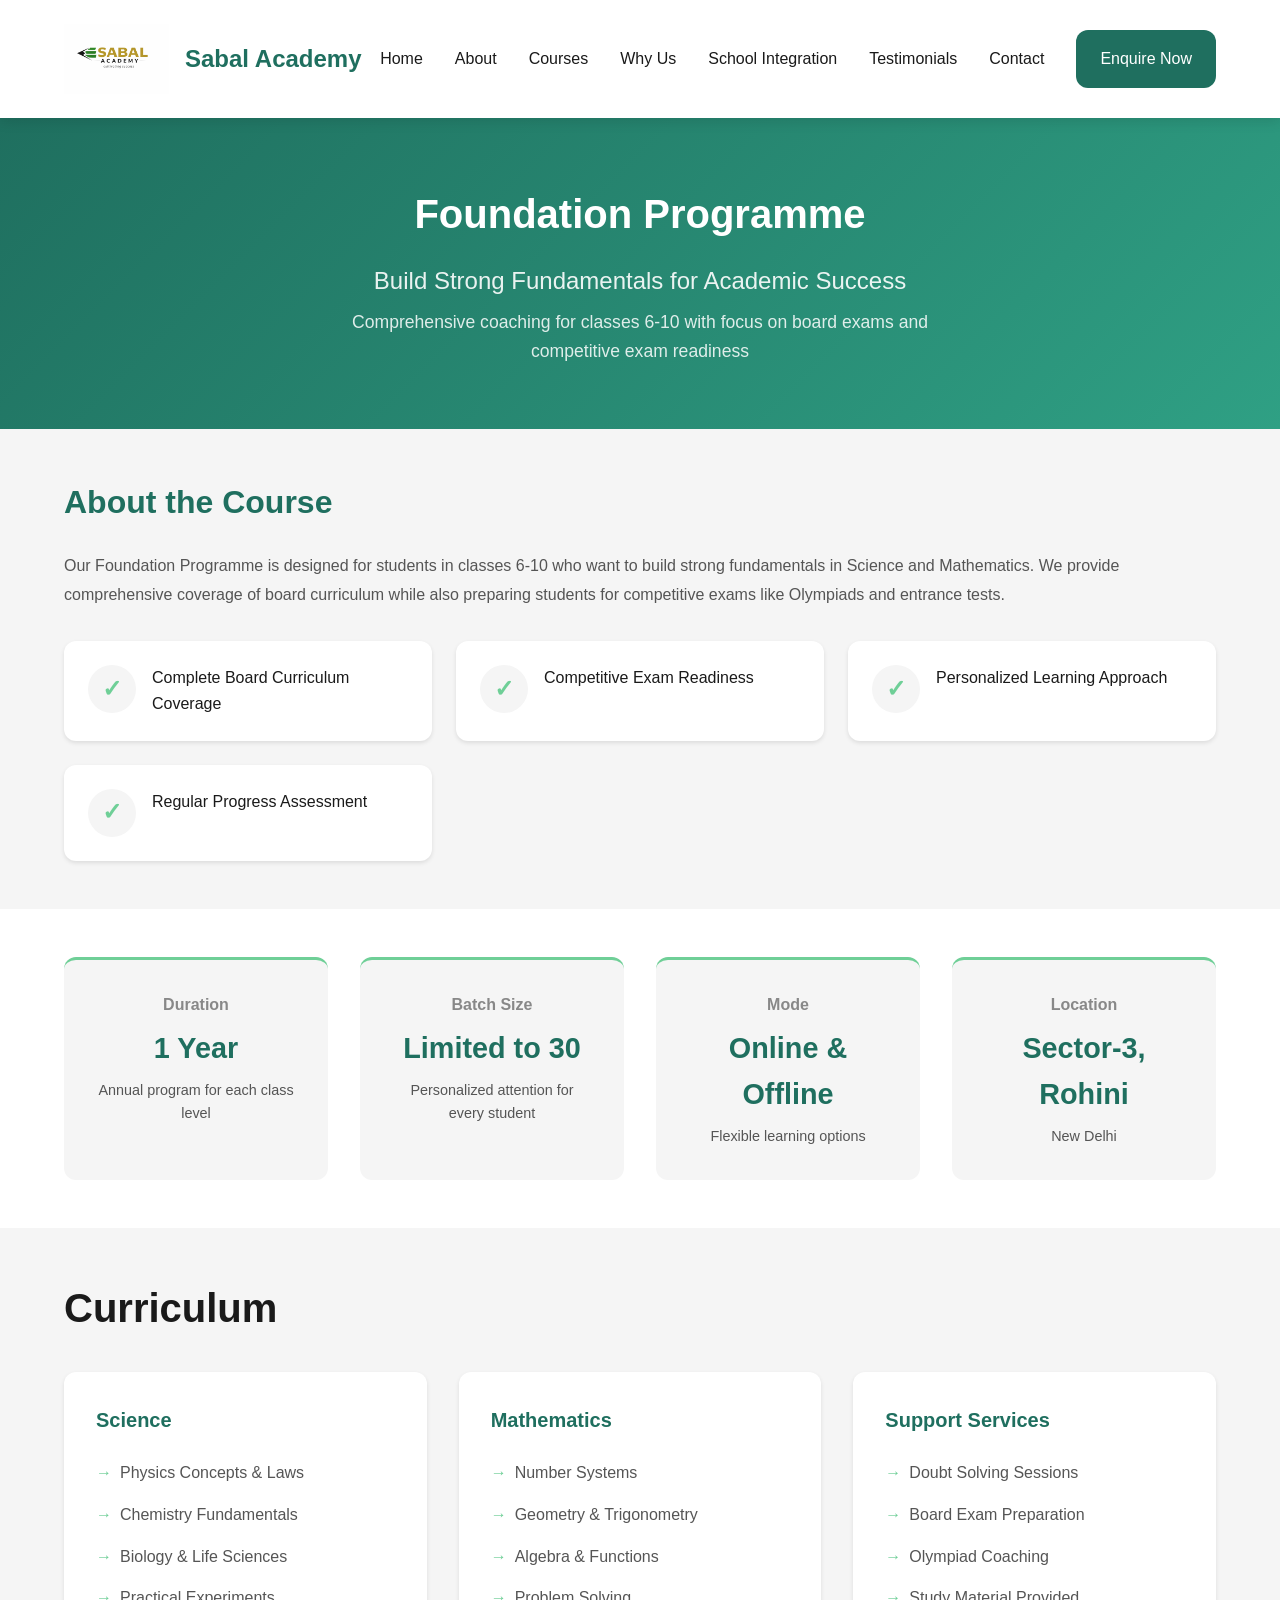
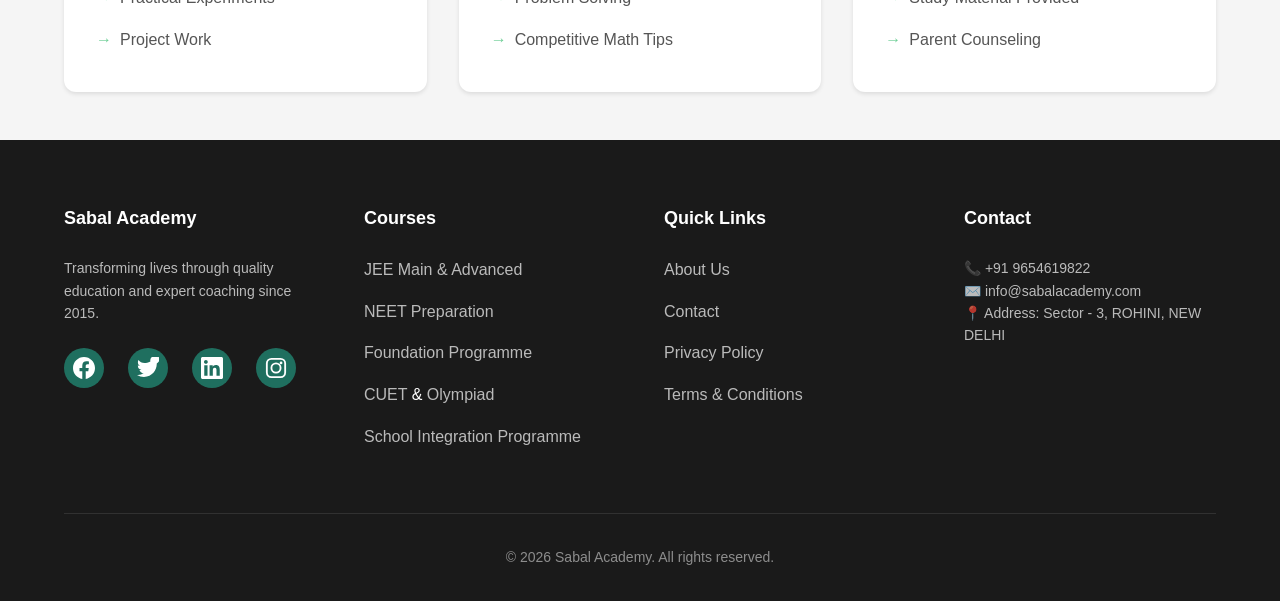
<file: courses/foundation.html>
<!doctype html>
<html lang="en">
  <head>
    <meta charset="UTF-8" />
    <meta name="viewport" content="width=device-width, initial-scale=1.0" />
    <meta name="description" content="Foundation Programme - Build Strong Fundamentals at Sabal Academy" />
    <meta name="keywords" content="Foundation, Classes 6-10, CBSE, Board Exam Preparation" />
    <meta name="author" content="Sabal Academy" />
    <meta name="theme-color" content="#1F6F5F" />
    <title>Foundation Programme - Sabal Academy</title>
     <!-- Favicon -->
    <link
      rel="icon"
      type="image/svg+xml"
      href="data:image/svg+xml,<svg xmlns='http://www.w3.org/2000/svg' viewBox='0 0 100 100'><rect fill='%231F6F5F' width='100' height='100'/><text x='50' y='70' font-size='60' font-weight='bold' fill='white' text-anchor='middle'>SA</text></svg>"
    />
    <link rel="stylesheet" href="../styles/style.css" />
    <!-- Web Components -->
    <script src="../components/navbar.js"></script>
    <script src="../components/footer.js"></script>
    <script src="../components/enquiry-form.js"></script>
  </head>
  <body>
    <!-- Navigation Bar -->
    <!-- Navigation Bar -->
    <sabal-navbar base-path=".."></sabal-navbar>

    <!-- Course Hero Section -->
    <section class="course-hero">
      <div class="container">
        <h1 class="course-hero__title">Foundation Programme</h1>
        <p class="course-hero__subtitle">Build Strong Fundamentals for Academic Success</p>
        <p class="course-hero__description">Comprehensive coaching for classes 6-10 with focus on board exams and competitive exam readiness</p>
      </div>
    </section>

    <!-- Course Overview -->
    <section class="course-overview">
      <div class="container">
        <div class="course-section">
          <h2 class="course-section__title">About the Course</h2>
          <p class="course-section__text">
            Our Foundation Programme is designed for students in classes 6-10 who want to build strong fundamentals in Science and Mathematics. We provide comprehensive coverage of board curriculum while also preparing students for competitive exams like Olympiads and entrance tests.
          </p>
          <div class="course-highlights">
            <div class="highlight-item">
              <span class="highlight-icon">✓</span>
              <span class="highlight-text">Complete Board Curriculum Coverage</span>
            </div>
            <div class="highlight-item">
              <span class="highlight-icon">✓</span>
              <span class="highlight-text">Competitive Exam Readiness</span>
            </div>
            <div class="highlight-item">
              <span class="highlight-icon">✓</span>
              <span class="highlight-text">Personalized Learning Approach</span>
            </div>
            <div class="highlight-item">
              <span class="highlight-icon">✓</span>
              <span class="highlight-text">Regular Progress Assessment</span>
            </div>
          </div>
        </div>
      </div>
    </section>

    <!-- Course Details -->
    <section class="course-details">
      <div class="container">
        <div class="details-grid">
          <div class="detail-card">
            <h3 class="detail-card__title">Duration</h3>
            <p class="detail-card__value">1 Year</p>
            <p class="detail-card__desc">Annual program for each class level</p>
          </div>
          <div class="detail-card">
            <h3 class="detail-card__title">Batch Size</h3>
            <p class="detail-card__value">Limited to 30</p>
            <p class="detail-card__desc">Personalized attention for every student</p>
          </div>
          <div class="detail-card">
            <h3 class="detail-card__title">Mode</h3>
            <p class="detail-card__value">Online & Offline</p>
            <p class="detail-card__desc">Flexible learning options</p>
          </div>
          <div class="detail-card">
            <h3 class="detail-card__title">Location</h3>
            <p class="detail-card__value">Sector-3, Rohini</p>
            <p class="detail-card__desc">New Delhi</p>
          </div>
        </div>
      </div>
    </section>

    <!-- Curriculum -->
    <section class="course-curriculum">
      <div class="container">
        <h2 class="section__title">Curriculum</h2>
        <div class="curriculum-grid">
          <div class="curriculum-subject">
            <h3 class="curriculum-subject__title">Science</h3>
            <ul class="curriculum-subjects__list">
              <li>Physics Concepts & Laws</li>
              <li>Chemistry Fundamentals</li>
              <li>Biology & Life Sciences</li>
              <li>Practical Experiments</li>
              <li>Project Work</li>
            </ul>
          </div>
          <div class="curriculum-subject">
            <h3 class="curriculum-subject__title">Mathematics</h3>
            <ul class="curriculum-subjects__list">
              <li>Number Systems</li>
              <li>Geometry & Trigonometry</li>
              <li>Algebra & Functions</li>
              <li>Problem Solving</li>
              <li>Competitive Math Tips</li>
            </ul>
          </div>
          <div class="curriculum-subject">
            <h3 class="curriculum-subject__title">Support Services</h3>
            <ul class="curriculum-subjects__list">
              <li>Doubt Solving Sessions</li>
              <li>Board Exam Preparation</li>
              <li>Olympiad Coaching</li>
              <li>Study Material Provided</li>
              <li>Parent Counseling</li>
            </ul>
          </div>
        </div>
      </div>
    </section>

    <!-- Footer -->
    <!-- Footer -->
    <sabal-footer base-path=".."></sabal-footer>

    <script src="../index.js"></script>
    <style>
      .course-hero {
        background: linear-gradient(135deg, var(--primary-color) 0%, var(--secondary-color) 100%);
        color: white;
        padding: 4rem 2rem;
        text-align: center;
      }
      .course-hero__title { font-size: 2.5rem; margin-bottom: 1rem; font-weight: 700; }
      .course-hero__subtitle { font-size: 1.5rem; margin-bottom: 0.5rem; opacity: 0.9; }
      .course-hero__description { font-size: 1.1rem; max-width: 600px; margin: 0 auto; opacity: 0.85; }
      
      .course-overview { padding: 3rem 0; background-color: var(--light-gray); }
      .course-section__title { font-size: 2rem; margin-bottom: 1.5rem; color: var(--primary-color); }
      .course-section__text { font-size: 1rem; color: var(--text-light); line-height: 1.8; margin-bottom: 2rem; }
      
      .course-highlights { display: grid; grid-template-columns: repeat(auto-fit, minmax(280px, 1fr)); gap: 1.5rem; }
      .highlight-item { 
        background: white; 
        padding: 1.5rem; 
        border-radius: 0.75rem; 
        display: flex; 
        gap: 1rem;
        box-shadow: var(--shadow-sm);
      }
      .highlight-icon { color: var(--accent-color); font-size: 1.5rem; font-weight: 700; }
      .highlight-text { color: var(--text-dark); line-height: 1.6; }
      
      .course-details { padding: 3rem 0; background-color: white; }
      .details-grid { display: grid; grid-template-columns: repeat(auto-fit, minmax(200px, 1fr)); gap: 2rem; }
      .detail-card { 
        background: var(--light-gray);
        padding: 2rem;
        border-radius: 0.75rem;
        text-align: center;
        border-top: 3px solid var(--accent-color);
      }
      .detail-card__title { font-size: 1rem; color: var(--text-muted); margin-bottom: 0.5rem; }
      .detail-card__value { font-size: 1.8rem; font-weight: 700; color: var(--primary-color); margin-bottom: 0.5rem; }
      .detail-card__desc { font-size: 0.9rem; color: var(--text-light); }
      
      .course-curriculum { padding: 3rem 0; background-color: var(--light-gray); }
      .curriculum-grid { display: grid; grid-template-columns: repeat(auto-fit, minmax(250px, 1fr)); gap: 2rem; margin-top: 2rem; }
      .curriculum-subject { background: white; padding: 2rem; border-radius: 0.75rem; box-shadow: var(--shadow-sm); }
      .curriculum-subject__title { font-size: 1.25rem; color: var(--primary-color); margin-bottom: 1rem; font-weight: 700; }
      .curriculum-subjects__list { list-style: none; }
      .curriculum-subjects__list li { padding: 0.5rem 0; padding-left: 1.5rem; position: relative; color: var(--text-light); }
      .curriculum-subjects__list li:before { content: "→"; position: absolute; left: 0; color: var(--accent-color); font-weight: bold; }
      
      .course-enquiry { padding: 3rem 0; background-color: white; }
      
      @media (max-width: 768px) {
        .course-hero__title { font-size: 1.8rem; }
        .course-hero__subtitle { font-size: 1.2rem; }
      }
    </style>
  </body>
</html>
</file>
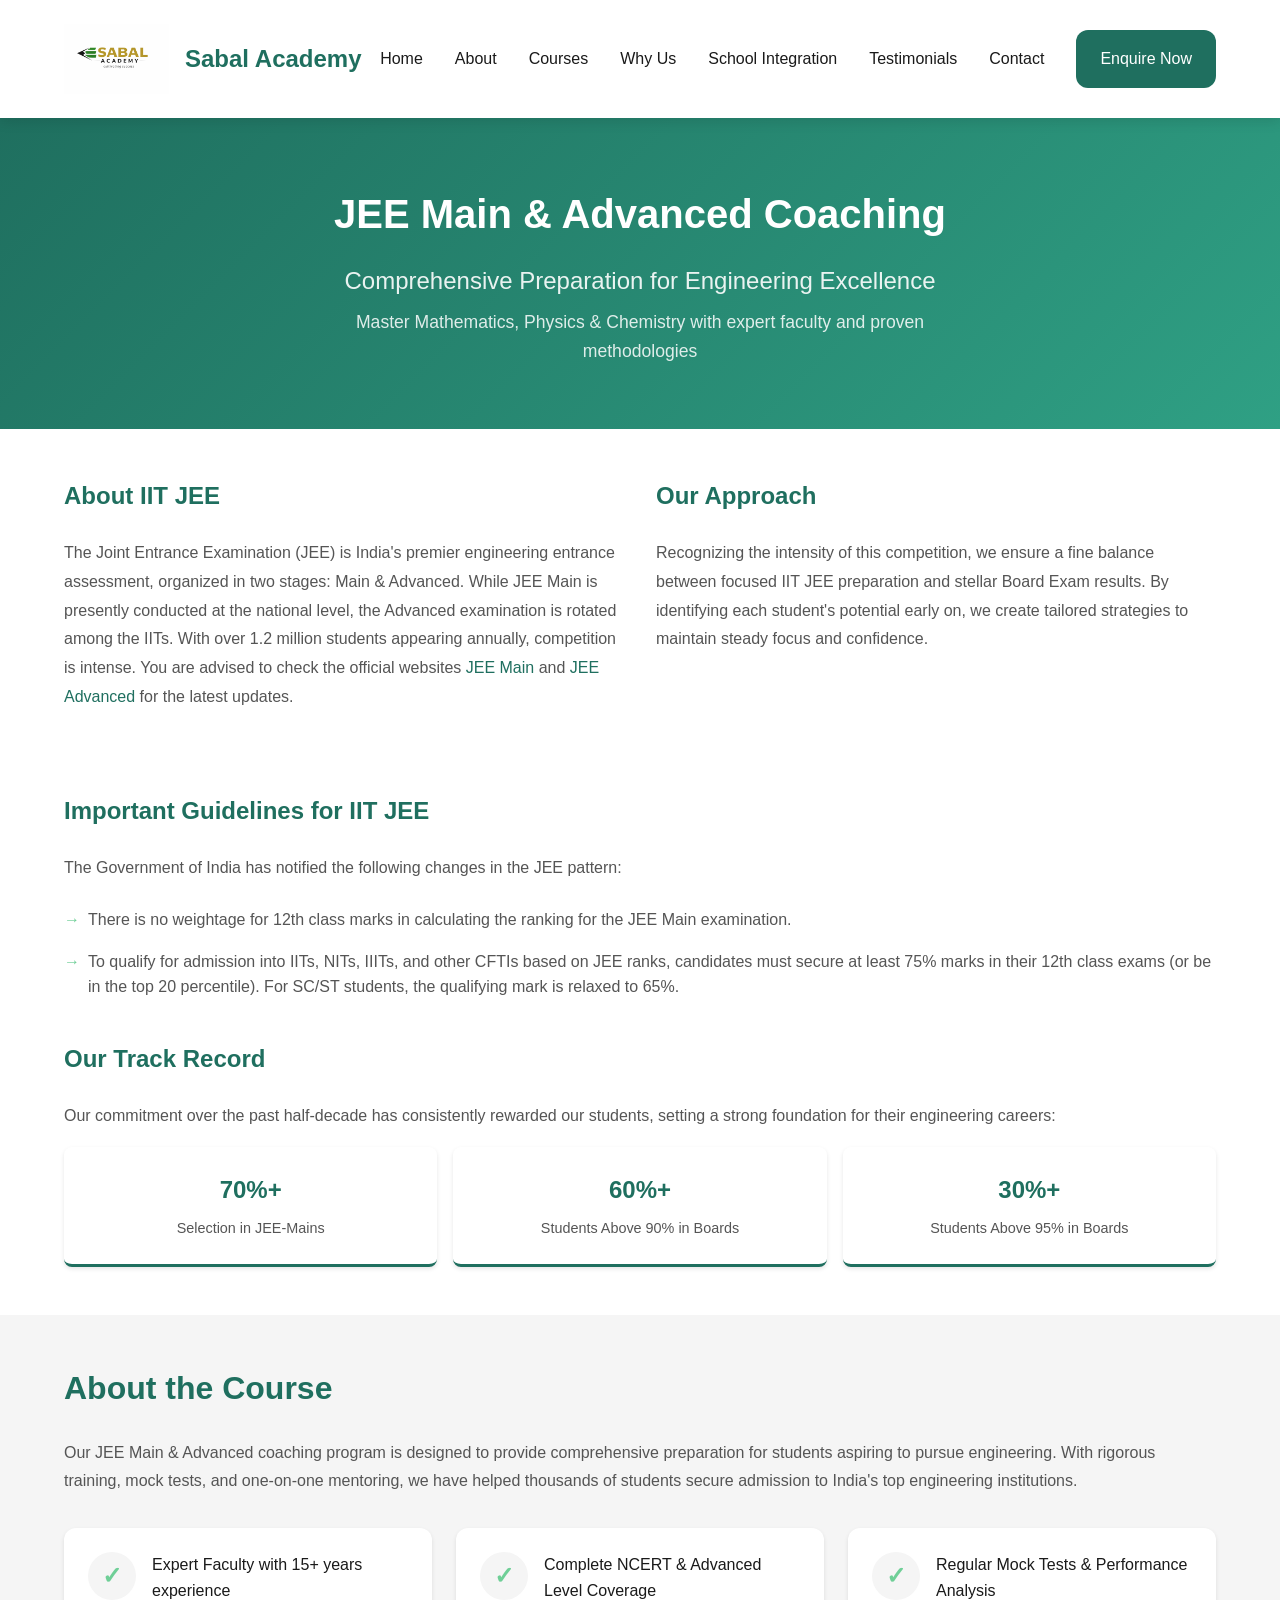
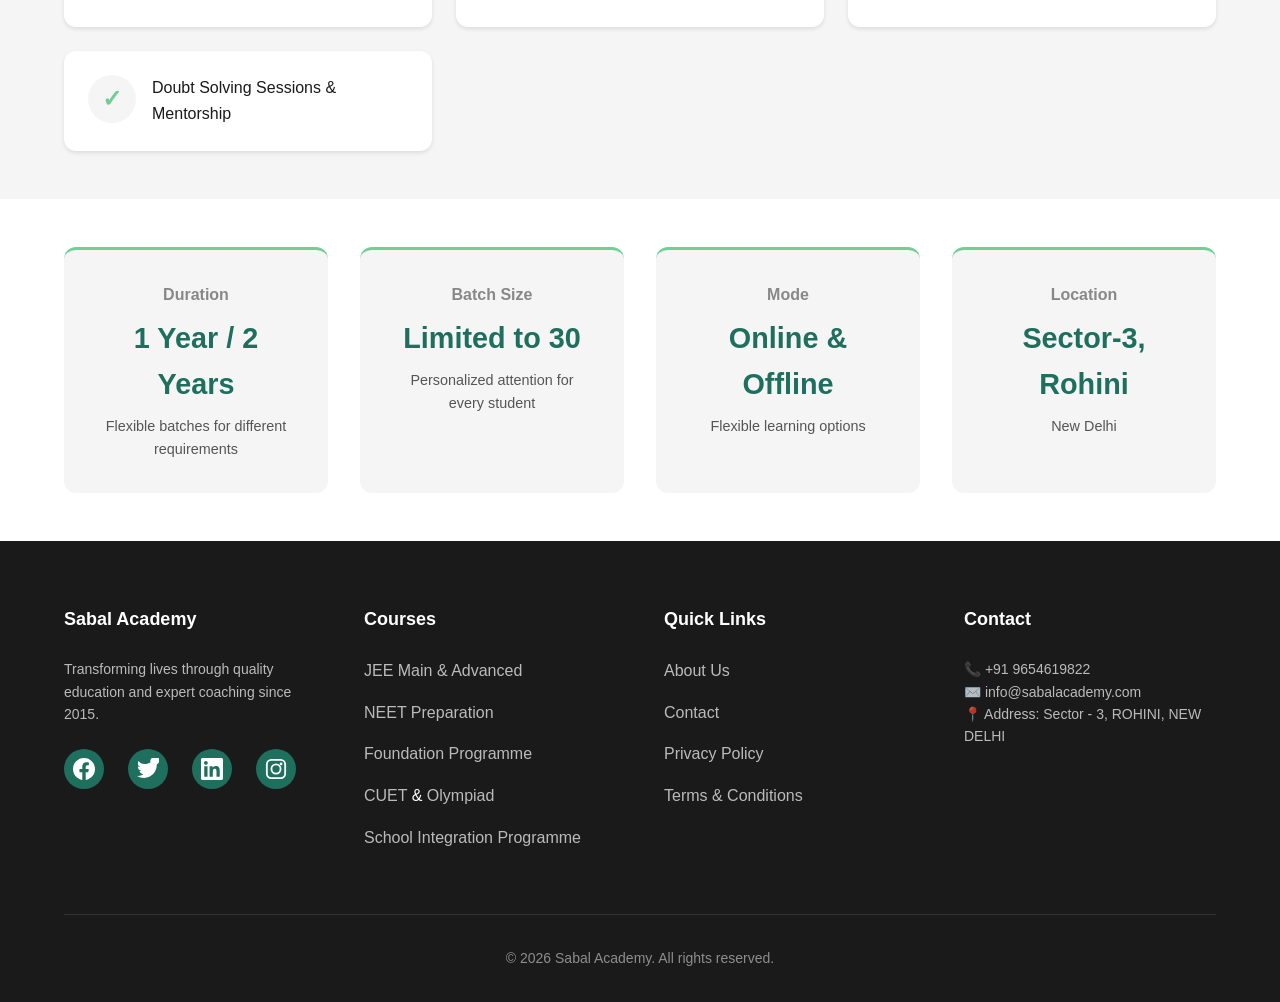
<file: courses/jee.html>
<!doctype html>
<html lang="en">
  <head>
    <meta charset="UTF-8" />
    <meta name="viewport" content="width=device-width, initial-scale=1.0" />
    <meta name="description" content="JEE Main & Advanced - Premium Coaching at Sabal Academy" />
    <meta name="keywords" content="JEE, JEE Main, JEE Advanced, Engineering Entrance Exam" />
    <meta name="author" content="Sabal Academy" />
    <meta name="theme-color" content="#1F6F5F" />
    <title>JEE Main & Advanced Coaching - Sabal Academy</title>
     <!-- Favicon -->
    <link
      rel="icon"
      type="image/svg+xml"
      href="data:image/svg+xml,<svg xmlns='http://www.w3.org/2000/svg' viewBox='0 0 100 100'><rect fill='%231F6F5F' width='100' height='100'/><text x='50' y='70' font-size='60' font-weight='bold' fill='white' text-anchor='middle'>SA</text></svg>"
    />
    <link rel="stylesheet" href="../styles/style.css" />
    <!-- Web Components -->
    <script src="../components/navbar.js"></script>
    <script src="../components/footer.js"></script>
    <script src="../components/enquiry-form.js"></script>
  </head>
  <body>
    <!-- Navigation Bar -->
    <!-- Navigation Bar -->
    <sabal-navbar base-path=".."></sabal-navbar>

    <!-- Course Hero Section -->
    <section class="course-hero">
      <div class="container">
        <h1 class="course-hero__title">JEE Main & Advanced Coaching</h1>
        <p class="course-hero__subtitle">Comprehensive Preparation for Engineering Excellence</p>
        <p class="course-hero__description">Master Mathematics, Physics & Chemistry with expert faculty and proven methodologies</p>
      </div>
    </section>

    <!-- About JEE -->
    <section class="about-course">
      <div class="container">
        <div style="display: grid; gap: 2rem; grid-template-columns: repeat(auto-fit, minmax(300px, 1fr)); margin-bottom: 3rem;">
          <div>
            <h2 class="course-section__title" style="font-size: 1.5rem;">About IIT JEE</h2>
            <p class="course-section__text">
              The Joint Entrance Examination (JEE) is India's premier engineering entrance assessment, organized in two stages: Main & Advanced. While JEE Main is presently conducted at the national level, the Advanced examination is rotated among the IITs. With over 1.2 million students appearing annually, competition is intense. You are advised to check the official websites <a href="https://jeemain.nta.nic.in/" target="_blank" rel="noopener noreferrer">JEE Main</a> and <a href="https://jeeadv.ac.in/" target="_blank" rel="noopener noreferrer">JEE Advanced</a> for the latest updates.
            </p>
          </div>
          <div>
            <h2 class="course-section__title" style="font-size: 1.5rem;">Our Approach</h2>
            <p class="course-section__text">
              Recognizing the intensity of this competition, we ensure a fine balance between focused IIT JEE preparation and stellar Board Exam results. By identifying each student's potential early on, we create tailored strategies to maintain steady focus and confidence.
            </p>
          </div>
        </div>

        <h2 class="course-section__title" style="font-size: 1.5rem;">Important Guidelines for IIT JEE</h2>
        <p class="course-section__text" style="margin-bottom: 1rem;">
          The Government of India has notified the following changes in the JEE pattern:
        </p>
        <ul class="curriculum-subjects__list" style="margin-bottom: 2rem;">
          <li>There is no weightage for 12th class marks in calculating the ranking for the JEE Main examination.</li>
          <li>To qualify for admission into IITs, NITs, IIITs, and other CFTIs based on JEE ranks, candidates must secure at least 75% marks in their 12th class exams (or be in the top 20 percentile). For SC/ST students, the qualifying mark is relaxed to 65%.</li>
        </ul>

        <h2 class="course-section__title" style="font-size: 1.5rem;">Our Track Record</h2>
        <p class="course-section__text" style="margin-bottom: 1rem;">
          Our commitment over the past half-decade has consistently rewarded our students, setting a strong foundation for their engineering careers:
        </p>
        <div style="display: grid; grid-template-columns: repeat(auto-fit, minmax(200px, 1fr)); gap: 1rem;">
          <div style="background: white; padding: 1.5rem; border-radius: 0.5rem; box-shadow: var(--shadow-sm); text-align: center; border-bottom: 3px solid var(--primary-color);">
            <h4 style="font-size: 1.5rem; color: var(--primary-color); margin-bottom: 0.5rem;">70%+</h4>
            <p style="font-size: 0.9rem; color: var(--text-light);">Selection in JEE-Mains</p>
          </div>
          <div style="background: white; padding: 1.5rem; border-radius: 0.5rem; box-shadow: var(--shadow-sm); text-align: center; border-bottom: 3px solid var(--primary-color);">
            <h4 style="font-size: 1.5rem; color: var(--primary-color); margin-bottom: 0.5rem;">60%+</h4>
            <p style="font-size: 0.9rem; color: var(--text-light);">Students Above 90% in Boards</p>
          </div>
          <div style="background: white; padding: 1.5rem; border-radius: 0.5rem; box-shadow: var(--shadow-sm); text-align: center; border-bottom: 3px solid var(--primary-color);">
            <h4 style="font-size: 1.5rem; color: var(--primary-color); margin-bottom: 0.5rem;">30%+</h4>
            <p style="font-size: 0.9rem; color: var(--text-light);">Students Above 95% in Boards</p>
          </div>
        </div>
      </div>
    </section>

    <!-- Course Overview -->
    <section class="course-overview">
      <div class="container">
        <div class="course-section">
          <h2 class="course-section__title">About the Course</h2>
          <p class="course-section__text">
            Our JEE Main & Advanced coaching program is designed to provide comprehensive preparation for students aspiring to pursue engineering. With rigorous training, mock tests, and one-on-one mentoring, we have helped thousands of students secure admission to India's top engineering institutions.
          </p>
          <div class="course-highlights">
            <div class="highlight-item">
              <span class="highlight-icon">✓</span>
              <span class="highlight-text">Expert Faculty with 15+ years experience</span>
            </div>
            <div class="highlight-item">
              <span class="highlight-icon">✓</span>
              <span class="highlight-text">Complete NCERT & Advanced Level Coverage</span>
            </div>
            <div class="highlight-item">
              <span class="highlight-icon">✓</span>
              <span class="highlight-text">Regular Mock Tests & Performance Analysis</span>
            </div>
            <div class="highlight-item">
              <span class="highlight-icon">✓</span>
              <span class="highlight-text">Doubt Solving Sessions & Mentorship</span>
            </div>
          </div>
        </div>
      </div>
    </section>

    <!-- Course Details -->
    <section class="course-details">
      <div class="container">
        <div class="details-grid">
          <div class="detail-card">
            <h3 class="detail-card__title">Duration</h3>
            <p class="detail-card__value">1 Year / 2 Years</p>
            <p class="detail-card__desc">Flexible batches for different requirements</p>
          </div>
          <div class="detail-card">
            <h3 class="detail-card__title">Batch Size</h3>
            <p class="detail-card__value">Limited to 30</p>
            <p class="detail-card__desc">Personalized attention for every student</p>
          </div>
          <div class="detail-card">
            <h3 class="detail-card__title">Mode</h3>
            <p class="detail-card__value">Online & Offline</p>
            <p class="detail-card__desc">Flexible learning options</p>
          </div>
          <div class="detail-card">
            <h3 class="detail-card__title">Location</h3>
            <p class="detail-card__value">Sector-3, Rohini</p>
            <p class="detail-card__desc">New Delhi</p>
          </div>
        </div>
      </div>
    </section>

    <sabal-footer base-path=".."></sabal-footer>

    <script src="../index.js"></script>
    <style>
      .course-hero {
        background: linear-gradient(135deg, var(--primary-color) 0%, var(--secondary-color) 100%);
        color: white;
        padding: 4rem 2rem;
        text-align: center;
      }
      .course-hero__title { font-size: 2.5rem; margin-bottom: 1rem; font-weight: 700; }
      .course-hero__subtitle { font-size: 1.5rem; margin-bottom: 0.5rem; opacity: 0.9; }
      .course-hero__description { font-size: 1.1rem; max-width: 600px; margin: 0 auto; opacity: 0.85; }
      
      .course-overview { padding: 3rem 0; background-color: var(--light-gray); }
      .course-section__title { font-size: 2rem; margin-bottom: 1.5rem; color: var(--primary-color); }
      .course-section__text { font-size: 1rem; color: var(--text-light); line-height: 1.8; margin-bottom: 2rem; }
      
      .course-highlights { display: grid; grid-template-columns: repeat(auto-fit, minmax(280px, 1fr)); gap: 1.5rem; }
      .highlight-item { 
        background: white; 
        padding: 1.5rem; 
        border-radius: 0.75rem; 
        display: flex; 
        gap: 1rem;
        box-shadow: var(--shadow-sm);
      }
      .highlight-icon { color: var(--accent-color); font-size: 1.5rem; font-weight: 700; }
      .highlight-text { color: var(--text-dark); line-height: 1.6; }
      
      .course-details { padding: 3rem 0; background-color: white; }
      .details-grid { display: grid; grid-template-columns: repeat(auto-fit, minmax(200px, 1fr)); gap: 2rem; }
      .detail-card { 
        background: var(--light-gray);
        padding: 2rem;
        border-radius: 0.75rem;
        text-align: center;
        border-top: 3px solid var(--accent-color);
      }
      .detail-card__title { font-size: 1rem; color: var(--text-muted); margin-bottom: 0.5rem; }
      .detail-card__value { font-size: 1.8rem; font-weight: 700; color: var(--primary-color); margin-bottom: 0.5rem; }
      .detail-card__desc { font-size: 0.9rem; color: var(--text-light); }
      
      .course-curriculum { padding: 3rem 0; background-color: var(--light-gray); }
      .curriculum-grid { display: grid; grid-template-columns: repeat(auto-fit, minmax(250px, 1fr)); gap: 2rem; margin-top: 2rem; }
      .curriculum-subject { background: white; padding: 2rem; border-radius: 0.75rem; box-shadow: var(--shadow-sm); }
      .curriculum-subject__title { font-size: 1.25rem; color: var(--primary-color); margin-bottom: 1rem; font-weight: 700; }
      .curriculum-subjects__list { list-style: none; }
      .curriculum-subjects__list li { padding: 0.5rem 0; padding-left: 1.5rem; position: relative; color: var(--text-light); }
      .curriculum-subjects__list li:before { content: "→"; position: absolute; left: 0; color: var(--accent-color); font-weight: bold; }
      
      .course-enquiry { padding: 3rem 0; background-color: white; }
      
      @media (max-width: 768px) {
        .course-hero__title { font-size: 1.8rem; }
        .course-hero__subtitle { font-size: 1.2rem; }
      }
    </style>
  </body>
</html>
</file>
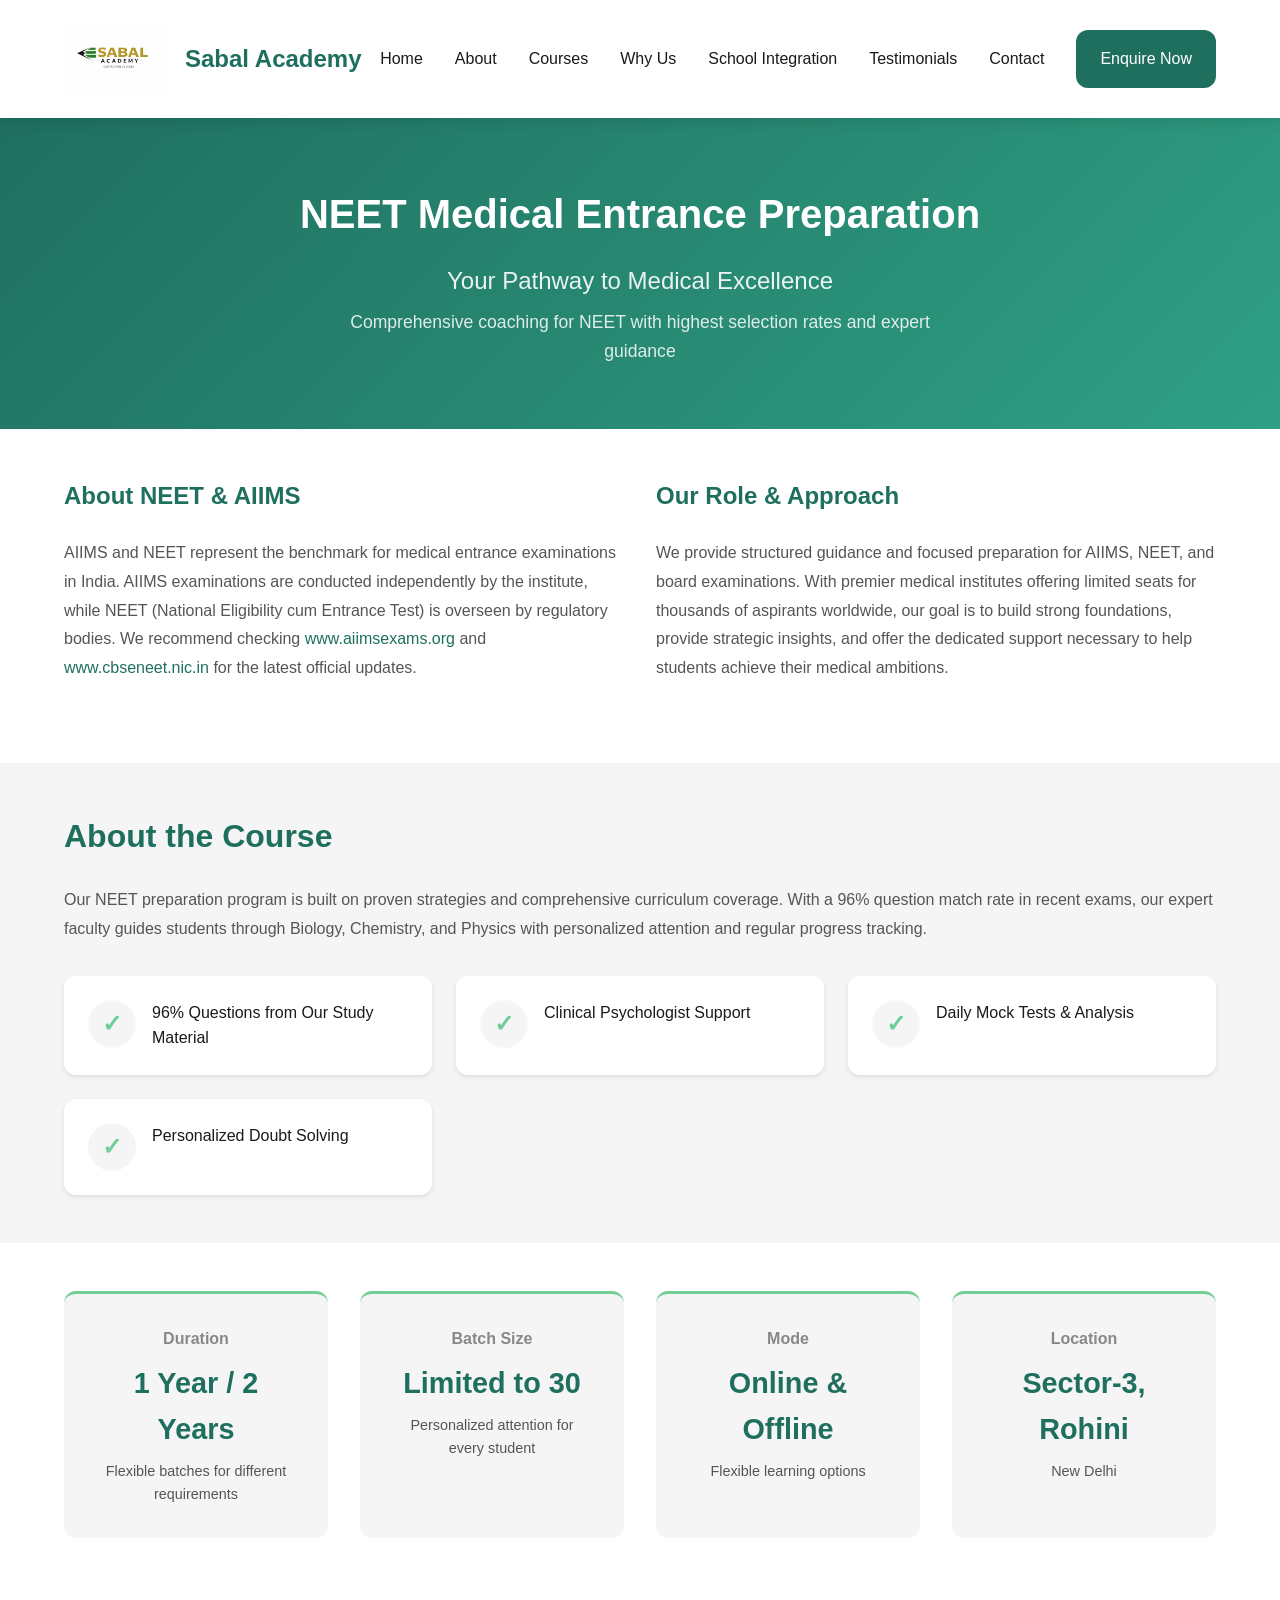
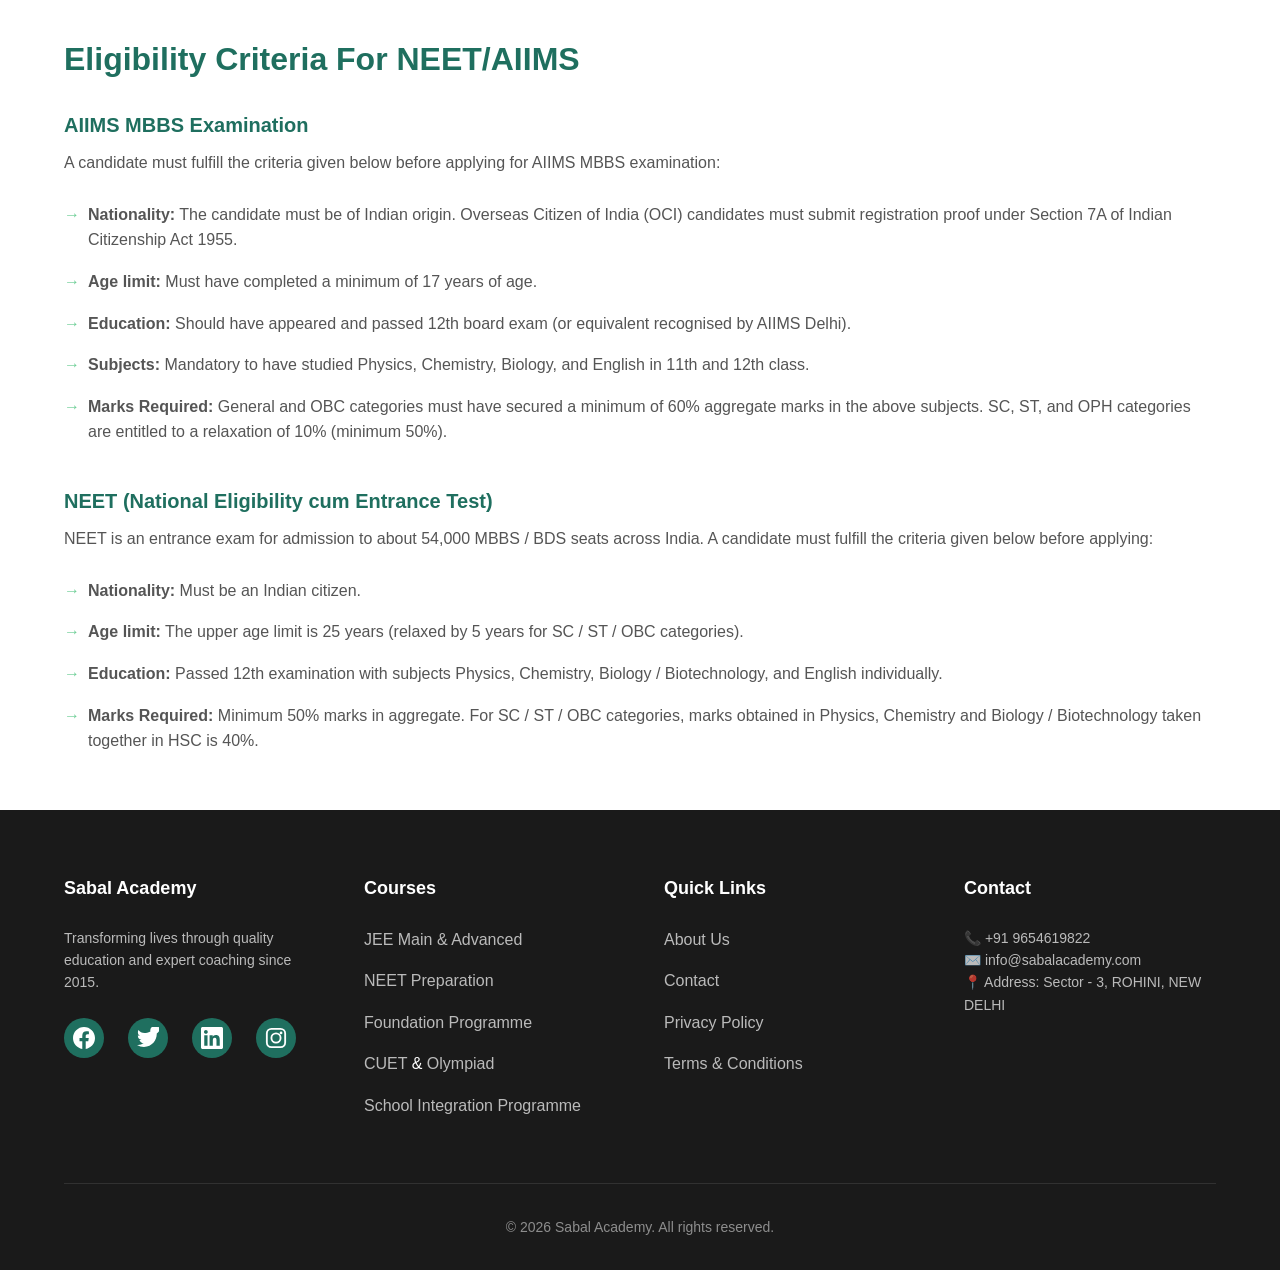
<file: courses/neet.html>
<!doctype html>
<html lang="en">
  <head>
    <meta charset="UTF-8" />
    <meta name="viewport" content="width=device-width, initial-scale=1.0" />
    <meta
      name="description"
      content="NEET Medical Entrance Exam Coaching at Sabal Academy"
    />
    <meta
      name="keywords"
      content="NEET, Medical Entrance, AIIMS, NEET Coaching"
    />
    <meta name="author" content="Sabal Academy" />
    <meta name="theme-color" content="#1F6F5F" />
    <title>NEET Preparation Coaching - Sabal Academy</title>
    <!-- Favicon -->
    <link
      rel="icon"
      type="image/svg+xml"
      href="data:image/svg+xml,<svg xmlns='http://www.w3.org/2000/svg' viewBox='0 0 100 100'><rect fill='%231F6F5F' width='100' height='100'/><text x='50' y='70' font-size='60' font-weight='bold' fill='white' text-anchor='middle'>SA</text></svg>"
    />
    <link rel="stylesheet" href="../styles/style.css" />
    <!-- Web Components -->
    <script src="../components/navbar.js"></script>
    <script src="../components/footer.js"></script>
    <script src="../components/enquiry-form.js"></script>
  </head>
  <body>
    <!-- Navigation Bar -->
    <sabal-navbar base-path=".."></sabal-navbar>

    <!-- Course Hero Section -->
    <section class="course-hero">
      <div class="container">
        <h1 class="course-hero__title">NEET Medical Entrance Preparation</h1>
        <p class="course-hero__subtitle">Your Pathway to Medical Excellence</p>
        <p class="course-hero__description">
          Comprehensive coaching for NEET with highest selection rates and
          expert guidance
        </p>
      </div>
    </section>

    <!-- About NEET -->
    <section class="about-course">
      <div class="container">
        <div style="display: grid; gap: 2rem; grid-template-columns: repeat(auto-fit, minmax(300px, 1fr));">
          <div>
            <h2 class="course-section__title" style="font-size: 1.5rem;">About NEET & AIIMS</h2>
            <p class="course-section__text">
              AIIMS and NEET represent the benchmark for medical entrance examinations in India. AIIMS examinations are conducted independently by the institute, while NEET (National Eligibility cum Entrance Test) is overseen by regulatory bodies. 
              We recommend checking <a href="https://www.aiimsexams.org" target="_blank" rel="noopener noreferrer">www.aiimsexams.org</a> and <a href="https://www.cbseneet.nic.in" target="_blank" rel="noopener noreferrer">www.cbseneet.nic.in</a> for the latest official updates.
            </p>
          </div>
          <div>
            <h2 class="course-section__title" style="font-size: 1.5rem;">Our Role & Approach</h2>
            <p class="course-section__text">
              We provide structured guidance and focused preparation for AIIMS, NEET, and board examinations. With premier medical institutes offering limited seats for thousands of aspirants worldwide, our goal is to build strong foundations, provide strategic insights, and offer the dedicated support necessary to help students achieve their medical ambitions.
            </p>
          </div>
        </div>
      </div>
    </section>

    <!-- Course Overview -->
    <section class="course-overview">
      <div class="container">
        <div class="course-section">
          <h2 class="course-section__title">About the Course</h2>
          <p class="course-section__text">
            Our NEET preparation program is built on proven strategies and
            comprehensive curriculum coverage. With a 96% question match rate in
            recent exams, our expert faculty guides students through Biology,
            Chemistry, and Physics with personalized attention and regular
            progress tracking.
          </p>
          <div class="course-highlights">
            <div class="highlight-item">
              <span class="highlight-icon">✓</span>
              <span class="highlight-text"
                >96% Questions from Our Study Material</span
              >
            </div>
            <div class="highlight-item">
              <span class="highlight-icon">✓</span>
              <span class="highlight-text">Clinical Psychologist Support</span>
            </div>
            <div class="highlight-item">
              <span class="highlight-icon">✓</span>
              <span class="highlight-text">Daily Mock Tests & Analysis</span>
            </div>
            <div class="highlight-item">
              <span class="highlight-icon">✓</span>
              <span class="highlight-text">Personalized Doubt Solving</span>
            </div>
          </div>
        </div>
      </div>
    </section>

    <!-- Course Details -->
    <section class="course-details">
      <div class="container">
        <div class="details-grid">
          <div class="detail-card">
            <h3 class="detail-card__title">Duration</h3>
            <p class="detail-card__value">1 Year / 2 Years</p>
            <p class="detail-card__desc">
              Flexible batches for different requirements
            </p>
          </div>
          <div class="detail-card">
            <h3 class="detail-card__title">Batch Size</h3>
            <p class="detail-card__value">Limited to 30</p>
            <p class="detail-card__desc">
              Personalized attention for every student
            </p>
          </div>
          <div class="detail-card">
            <h3 class="detail-card__title">Mode</h3>
            <p class="detail-card__value">Online & Offline</p>
            <p class="detail-card__desc">Flexible learning options</p>
          </div>
          <div class="detail-card">
            <h3 class="detail-card__title">Location</h3>
            <p class="detail-card__value">Sector-3, Rohini</p>
            <p class="detail-card__desc">New Delhi</p>
          </div>
        </div>
      </div>
    </section>

    <section class="about-course">
      <div class="container">
        <h2 class="course-section__title">
          Eligibility Criteria For NEET/AIIMS
        </h2>
        
        <h3 style="font-size: 1.25rem; font-weight: 700; color: var(--primary-color); margin-top: 1.5rem; margin-bottom: 0.5rem;">AIIMS MBBS Examination</h3>
        <p class="course-section__text" style="margin-bottom: 1rem;">
          A candidate must fulfill the criteria given below before applying for AIIMS MBBS examination:
        </p>
        <ul class="curriculum-subjects__list" style="margin-bottom: 2rem;">
          <li><strong>Nationality:</strong> The candidate must be of Indian origin. Overseas Citizen of India (OCI) candidates must submit registration proof under Section 7A of Indian Citizenship Act 1955.</li>
          <li><strong>Age limit:</strong> Must have completed a minimum of 17 years of age.</li>
          <li><strong>Education:</strong> Should have appeared and passed 12th board exam (or equivalent recognised by AIIMS Delhi).</li>
          <li><strong>Subjects:</strong> Mandatory to have studied Physics, Chemistry, Biology, and English in 11th and 12th class.</li>
          <li><strong>Marks Required:</strong> General and OBC categories must have secured a minimum of 60% aggregate marks in the above subjects. SC, ST, and OPH categories are entitled to a relaxation of 10% (minimum 50%).</li>
        </ul>

        <h3 style="font-size: 1.25rem; font-weight: 700; color: var(--primary-color); margin-top: 2rem; margin-bottom: 0.5rem;">NEET (National Eligibility cum Entrance Test)</h3>
        <p class="course-section__text" style="margin-bottom: 1rem;">
          NEET is an entrance exam for admission to about 54,000 MBBS / BDS seats across India. A candidate must fulfill the criteria given below before applying:
        </p>
        <ul class="curriculum-subjects__list">
          <li><strong>Nationality:</strong> Must be an Indian citizen.</li>
          <li><strong>Age limit:</strong> The upper age limit is 25 years (relaxed by 5 years for SC / ST / OBC categories).</li>
          <li><strong>Education:</strong> Passed 12th examination with subjects Physics, Chemistry, Biology / Biotechnology, and English individually.</li>
          <li><strong>Marks Required:</strong> Minimum 50% marks in aggregate. For SC / ST / OBC categories, marks obtained in Physics, Chemistry and Biology / Biotechnology taken together in HSC is 40%.</li>
        </ul>
      </div>
    </section>

    <!-- Footer -->
    <sabal-footer base-path=".."></sabal-footer>

    <script src="../index.js"></script>
    <style>
      .course-hero {
        background: linear-gradient(
          135deg,
          var(--primary-color) 0%,
          var(--secondary-color) 100%
        );
        color: white;
        padding: 4rem 2rem;
        text-align: center;
      }
      .course-hero__title {
        font-size: 2.5rem;
        margin-bottom: 1rem;
        font-weight: 700;
      }
      .course-hero__subtitle {
        font-size: 1.5rem;
        margin-bottom: 0.5rem;
        opacity: 0.9;
      }
      .course-hero__description {
        font-size: 1.1rem;
        max-width: 600px;
        margin: 0 auto;
        opacity: 0.85;
      }

      .course-overview {
        padding: 3rem 0;
        background-color: var(--light-gray);
      }
      .course-section__title {
        font-size: 2rem;
        margin-bottom: 1.5rem;
        color: var(--primary-color);
      }
      .course-section__text {
        font-size: 1rem;
        color: var(--text-light);
        line-height: 1.8;
        margin-bottom: 2rem;
      }

      .course-highlights {
        display: grid;
        grid-template-columns: repeat(auto-fit, minmax(280px, 1fr));
        gap: 1.5rem;
      }
      .highlight-item {
        background: white;
        padding: 1.5rem;
        border-radius: 0.75rem;
        display: flex;
        gap: 1rem;
        box-shadow: var(--shadow-sm);
      }
      .highlight-icon {
        color: var(--accent-color);
        font-size: 1.5rem;
        font-weight: 700;
      }
      .highlight-text {
        color: var(--text-dark);
        line-height: 1.6;
      }

      .course-details {
        padding: 3rem 0;
        background-color: white;
      }
      .details-grid {
        display: grid;
        grid-template-columns: repeat(auto-fit, minmax(200px, 1fr));
        gap: 2rem;
      }
      .detail-card {
        background: var(--light-gray);
        padding: 2rem;
        border-radius: 0.75rem;
        text-align: center;
        border-top: 3px solid var(--accent-color);
      }
      .detail-card__title {
        font-size: 1rem;
        color: var(--text-muted);
        margin-bottom: 0.5rem;
      }
      .detail-card__value {
        font-size: 1.8rem;
        font-weight: 700;
        color: var(--primary-color);
        margin-bottom: 0.5rem;
      }
      .detail-card__desc {
        font-size: 0.9rem;
        color: var(--text-light);
      }

      .course-curriculum {
        padding: 3rem 0;
        background-color: var(--light-gray);
      }
      .curriculum-grid {
        display: grid;
        grid-template-columns: repeat(auto-fit, minmax(250px, 1fr));
        gap: 2rem;
        margin-top: 2rem;
      }
      .curriculum-subject {
        background: white;
        padding: 2rem;
        border-radius: 0.75rem;
        box-shadow: var(--shadow-sm);
      }
      .curriculum-subject__title {
        font-size: 1.25rem;
        color: var(--primary-color);
        margin-bottom: 1rem;
        font-weight: 700;
      }
      .curriculum-subjects__list {
        list-style: none;
      }
      .curriculum-subjects__list li {
        padding: 0.5rem 0;
        padding-left: 1.5rem;
        position: relative;
        color: var(--text-light);
      }
      .curriculum-subjects__list li:before {
        content: "→";
        position: absolute;
        left: 0;
        color: var(--accent-color);
        font-weight: bold;
      }

      .course-enquiry {
        padding: 3rem 0;
        background-color: white;
      }

      @media (max-width: 768px) {
        .course-hero__title {
          font-size: 1.8rem;
        }
        .course-hero__subtitle {
          font-size: 1.2rem;
        }
      }
    </style>
  </body>
</html>
</file>
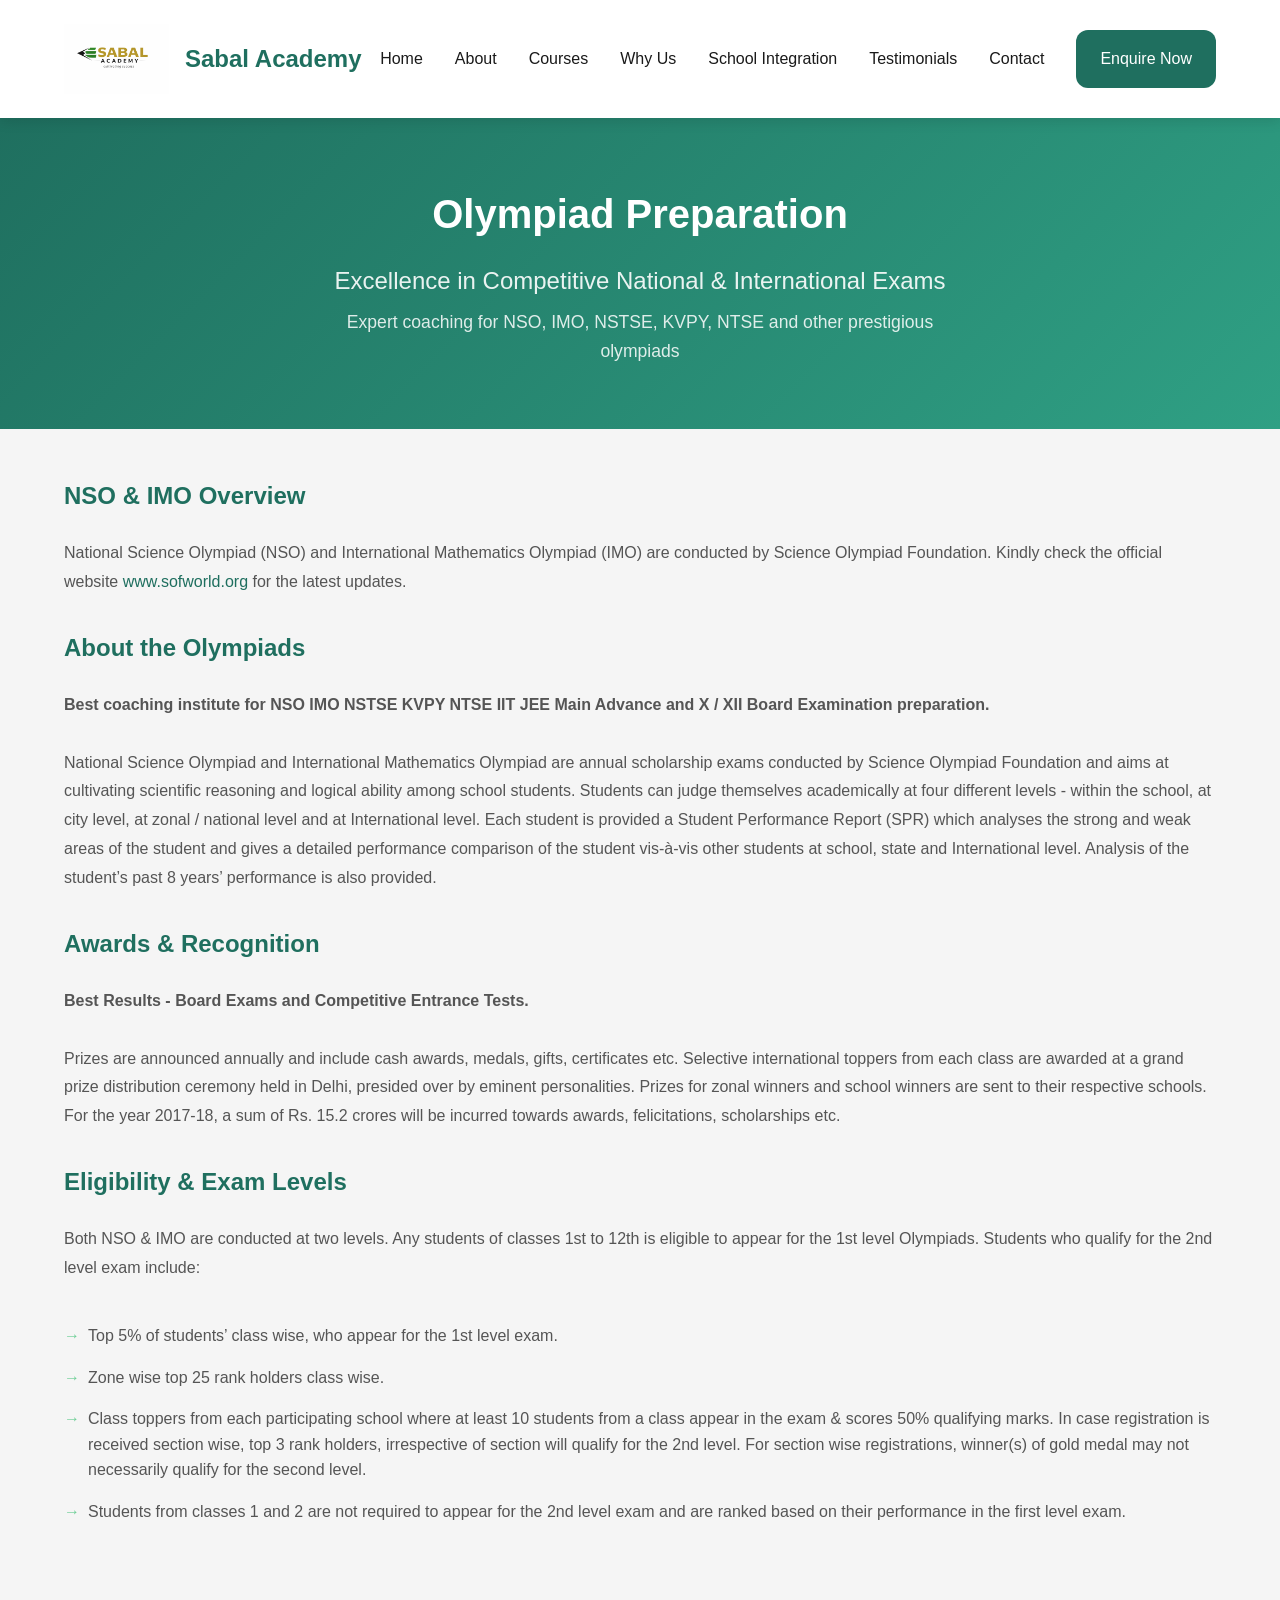
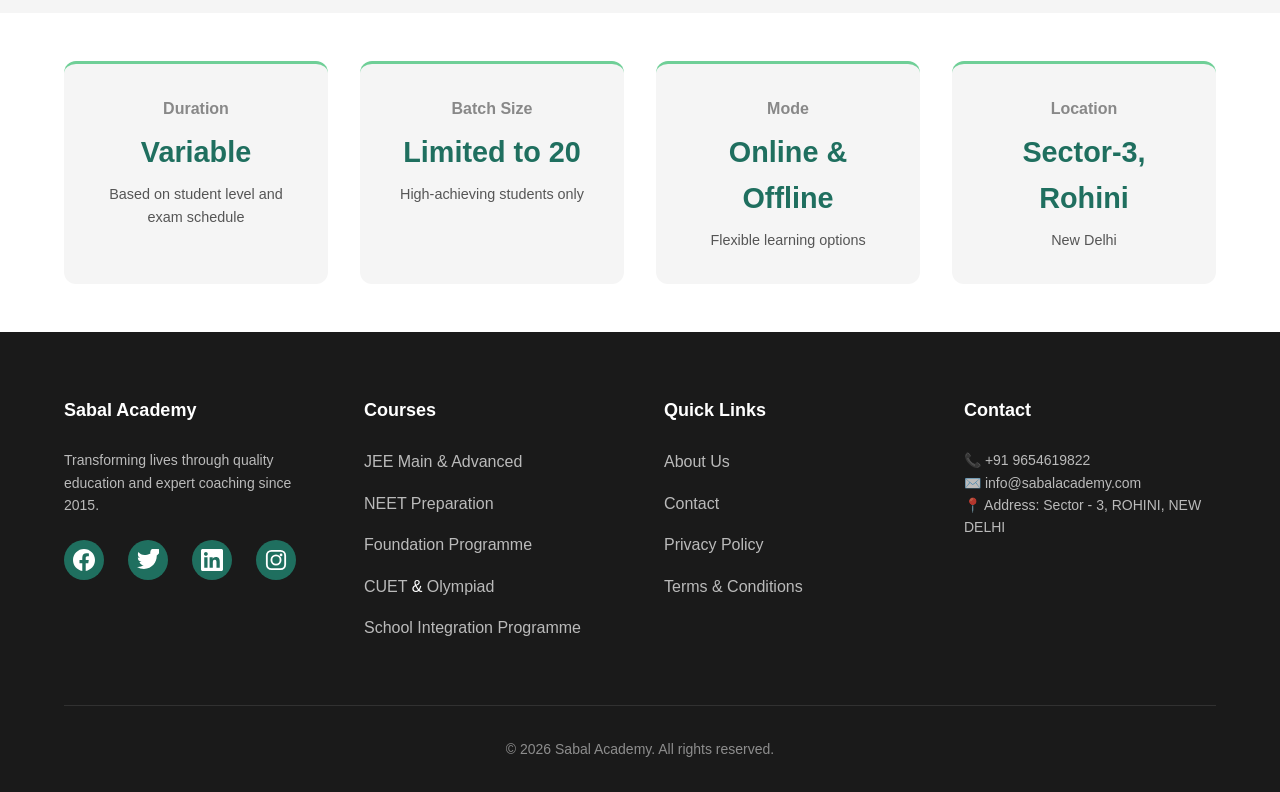
<file: courses/olympiad.html>
<!doctype html>
<html lang="en">
  <head>
    <meta charset="UTF-8" />
    <meta name="viewport" content="width=device-width, initial-scale=1.0" />
    <meta name="description" content="Olympiad Coaching - JSTSE, NTSE, KVPY at Sabal Academy" />
    <meta name="keywords" content="Olympiad, NTSE, JSTSE, KVPY, Science Olympiad Coaching" />
    <meta name="author" content="Sabal Academy" />
    <meta name="theme-color" content="#1F6F5F" />
    <title>Olympiad Preparation Coaching - Sabal Academy</title>
     <!-- Favicon -->
    <link
      rel="icon"
      type="image/svg+xml"
      href="data:image/svg+xml,<svg xmlns='http://www.w3.org/2000/svg' viewBox='0 0 100 100'><rect fill='%231F6F5F' width='100' height='100'/><text x='50' y='70' font-size='60' font-weight='bold' fill='white' text-anchor='middle'>SA</text></svg>"
    />
    <link rel="stylesheet" href="../styles/style.css" />
    <!-- Web Components -->
    <script src="../components/navbar.js"></script>
    <script src="../components/footer.js"></script>
    <script src="../components/enquiry-form.js"></script>
  </head>
  <body>
    <!-- Navigation Bar -->
    <!-- Navigation Bar -->
    <sabal-navbar base-path=".."></sabal-navbar>

    <!-- Course Hero Section -->
    <section class="course-hero">
      <div class="container">
        <h1 class="course-hero__title">Olympiad Preparation</h1>
        <p class="course-hero__subtitle">Excellence in Competitive National & International Exams</p>
        <p class="course-hero__description">Expert coaching for NSO, IMO, NSTSE, KVPY, NTSE and other prestigious olympiads</p>
      </div>
    </section>

        <!-- Course Overview -->
    <section class="course-overview">
      <div class="container">
        <div class="course-section">
          <h2 class="course-section__title" style="font-size: 1.5rem;">NSO & IMO Overview</h2>
          <p class="course-section__text">
            National Science Olympiad (NSO) and International Mathematics Olympiad (IMO) are conducted by Science Olympiad Foundation. Kindly check the official website <a href="http://www.sofworld.org" target="_blank" rel="noopener noreferrer" style="color: var(--primary-color);">www.sofworld.org</a> for the latest updates.
          </p>

          <h2 class="course-section__title" style="font-size: 1.5rem;">About the Olympiads</h2>
          <p class="course-section__text">
            <strong>Best coaching institute for NSO IMO NSTSE KVPY NTSE IIT JEE Main Advance and X / XII Board Examination preparation.</strong><br/><br/>
            National Science Olympiad and International Mathematics Olympiad are annual scholarship exams conducted by Science Olympiad Foundation and aims at cultivating scientific reasoning and logical ability among school students. Students can judge themselves academically at four different levels - within the school, at city level, at zonal / national level and at International level. Each student is provided a Student Performance Report (SPR) which analyses the strong and weak areas of the student and gives a detailed performance comparison of the student vis-à-vis other students at school, state and International level. Analysis of the student’s past 8 years’ performance is also provided.
          </p>

          <h2 class="course-section__title" style="font-size: 1.5rem;">Awards & Recognition</h2>
          <p class="course-section__text">
            <strong>Best Results - Board Exams and Competitive Entrance Tests.</strong><br/><br/>
            Prizes are announced annually and include cash awards, medals, gifts, certificates etc. Selective international toppers from each class are awarded at a grand prize distribution ceremony held in Delhi, presided over by eminent personalities. Prizes for zonal winners and school winners are sent to their respective schools. For the year 2017-18, a sum of Rs. 15.2 crores will be incurred towards awards, felicitations, scholarships etc.
          </p>

          <h2 class="course-section__title" style="font-size: 1.5rem;">Eligibility & Exam Levels</h2>
          <p class="course-section__text">
            Both NSO & IMO are conducted at two levels. Any students of classes 1st to 12th is eligible to appear for the 1st level Olympiads. Students who qualify for the 2nd level exam include:
          </p>
          <ul class="curriculum-subjects__list" style="margin-bottom: 2rem;">
            <li>Top 5% of students’ class wise, who appear for the 1st level exam.</li>
            <li>Zone wise top 25 rank holders class wise.</li>
            <li>Class toppers from each participating school where at least 10 students from a class appear in the exam & scores 50% qualifying marks. In case registration is received section wise, top 3 rank holders, irrespective of section will qualify for the 2nd level. For section wise registrations, winner(s) of gold medal may not necessarily qualify for the second level.</li>
            <li>Students from classes 1 and 2 are not required to appear for the 2nd level exam and are ranked based on their performance in the first level exam.</li>
          </ul>
        </div>
      </div>
    </section>

    <!-- Course Details -->
    <section class="course-details">
      <div class="container">
        <div class="details-grid">
          <div class="detail-card">
            <h3 class="detail-card__title">Duration</h3>
            <p class="detail-card__value">Variable</p>
            <p class="detail-card__desc">Based on student level and exam schedule</p>
          </div>
          <div class="detail-card">
            <h3 class="detail-card__title">Batch Size</h3>
            <p class="detail-card__value">Limited to 20</p>
            <p class="detail-card__desc">High-achieving students only</p>
          </div>
          <div class="detail-card">
            <h3 class="detail-card__title">Mode</h3>
            <p class="detail-card__value">Online & Offline</p>
            <p class="detail-card__desc">Flexible learning options</p>
          </div>
          <div class="detail-card">
            <h3 class="detail-card__title">Location</h3>
            <p class="detail-card__value">Sector-3, Rohini</p>
            <p class="detail-card__desc">New Delhi</p>
          </div>
        </div>
      </div>
    </section>

    <!-- Enquiry Form -->
    <!-- <section class="course-enquiry">
      <div class="container">
        <h2 class="section__title">Interested? Enquire Now</h2>
        <form class="enquiry-form" style="max-width: 600px; margin: 0 auto;">
          <div class="form__group">
            <label for="name" class="form__label">Full Name</label>
            <input type="text" id="name" name="name" class="form__input" placeholder="Your full name" required />
          </div>
          <div class="form__group">
            <label for="email" class="form__label">Email Address</label>
            <input type="email" id="email" name="email" class="form__input" placeholder="your@email.com" required />
          </div>
          <div class="form__group">
            <label for="phone" class="form__label">Phone Number</label>
            <input type="tel" id="phone" name="phone" class="form__input" placeholder="Your phone number" required />
          </div>
          <div class="form__group">
            <label for="message" class="form__label">Message</label>
            <textarea id="message" name="message" class="form__textarea" placeholder="Tell us your goals..." rows="4"></textarea>
          </div>
          <button type="submit" class="btn btn--primary btn--lg">Send Enquiry</button>
        </form>
      </div>
    </section> -->

    <!-- Footer -->
    <!-- Footer -->
    <sabal-footer base-path=".."></sabal-footer>

    <script src="../index.js"></script>
    <style>
      .course-hero {
        background: linear-gradient(135deg, var(--primary-color) 0%, var(--secondary-color) 100%);
        color: white;
        padding: 4rem 2rem;
        text-align: center;
      }
      .course-hero__title { font-size: 2.5rem; margin-bottom: 1rem; font-weight: 700; }
      .course-hero__subtitle { font-size: 1.5rem; margin-bottom: 0.5rem; opacity: 0.9; }
      .course-hero__description { font-size: 1.1rem; max-width: 600px; margin: 0 auto; opacity: 0.85; }
      
      .course-overview { padding: 3rem 0; background-color: var(--light-gray); }
      .course-section__title { font-size: 2rem; margin-bottom: 1.5rem; color: var(--primary-color); }
      .course-section__text { font-size: 1rem; color: var(--text-light); line-height: 1.8; margin-bottom: 2rem; }
      
      .course-highlights { display: grid; grid-template-columns: repeat(auto-fit, minmax(280px, 1fr)); gap: 1.5rem; }
      .highlight-item { 
        background: white; 
        padding: 1.5rem; 
        border-radius: 0.75rem; 
        display: flex; 
        gap: 1rem;
        box-shadow: var(--shadow-sm);
      }
      .highlight-icon { color: var(--accent-color); font-size: 1.5rem; font-weight: 700; }
      .highlight-text { color: var(--text-dark); line-height: 1.6; }
      
      .course-details { padding: 3rem 0; background-color: white; }
      .details-grid { display: grid; grid-template-columns: repeat(auto-fit, minmax(200px, 1fr)); gap: 2rem; }
      .detail-card { 
        background: var(--light-gray);
        padding: 2rem;
        border-radius: 0.75rem;
        text-align: center;
        border-top: 3px solid var(--accent-color);
      }
      .detail-card__title { font-size: 1rem; color: var(--text-muted); margin-bottom: 0.5rem; }
      .detail-card__value { font-size: 1.8rem; font-weight: 700; color: var(--primary-color); margin-bottom: 0.5rem; }
      .detail-card__desc { font-size: 0.9rem; color: var(--text-light); }
      
      .course-curriculum { padding: 3rem 0; background-color: var(--light-gray); }
      .curriculum-grid { display: grid; grid-template-columns: repeat(auto-fit, minmax(250px, 1fr)); gap: 2rem; margin-top: 2rem; }
      .curriculum-subject { background: white; padding: 2rem; border-radius: 0.75rem; box-shadow: var(--shadow-sm); }
      .curriculum-subject__title { font-size: 1.25rem; color: var(--primary-color); margin-bottom: 1rem; font-weight: 700; }
      .curriculum-subjects__list { list-style: none; }
      .curriculum-subjects__list li { padding: 0.5rem 0; padding-left: 1.5rem; position: relative; color: var(--text-light); }
      .curriculum-subjects__list li:before { content: "→"; position: absolute; left: 0; color: var(--accent-color); font-weight: bold; }
      
      .course-enquiry { padding: 3rem 0; background-color: white; }
      
      @media (max-width: 768px) {
        .course-hero__title { font-size: 1.8rem; }
        .course-hero__subtitle { font-size: 1.2rem; }
      }
    </style>
  </body>
</html>
</file>
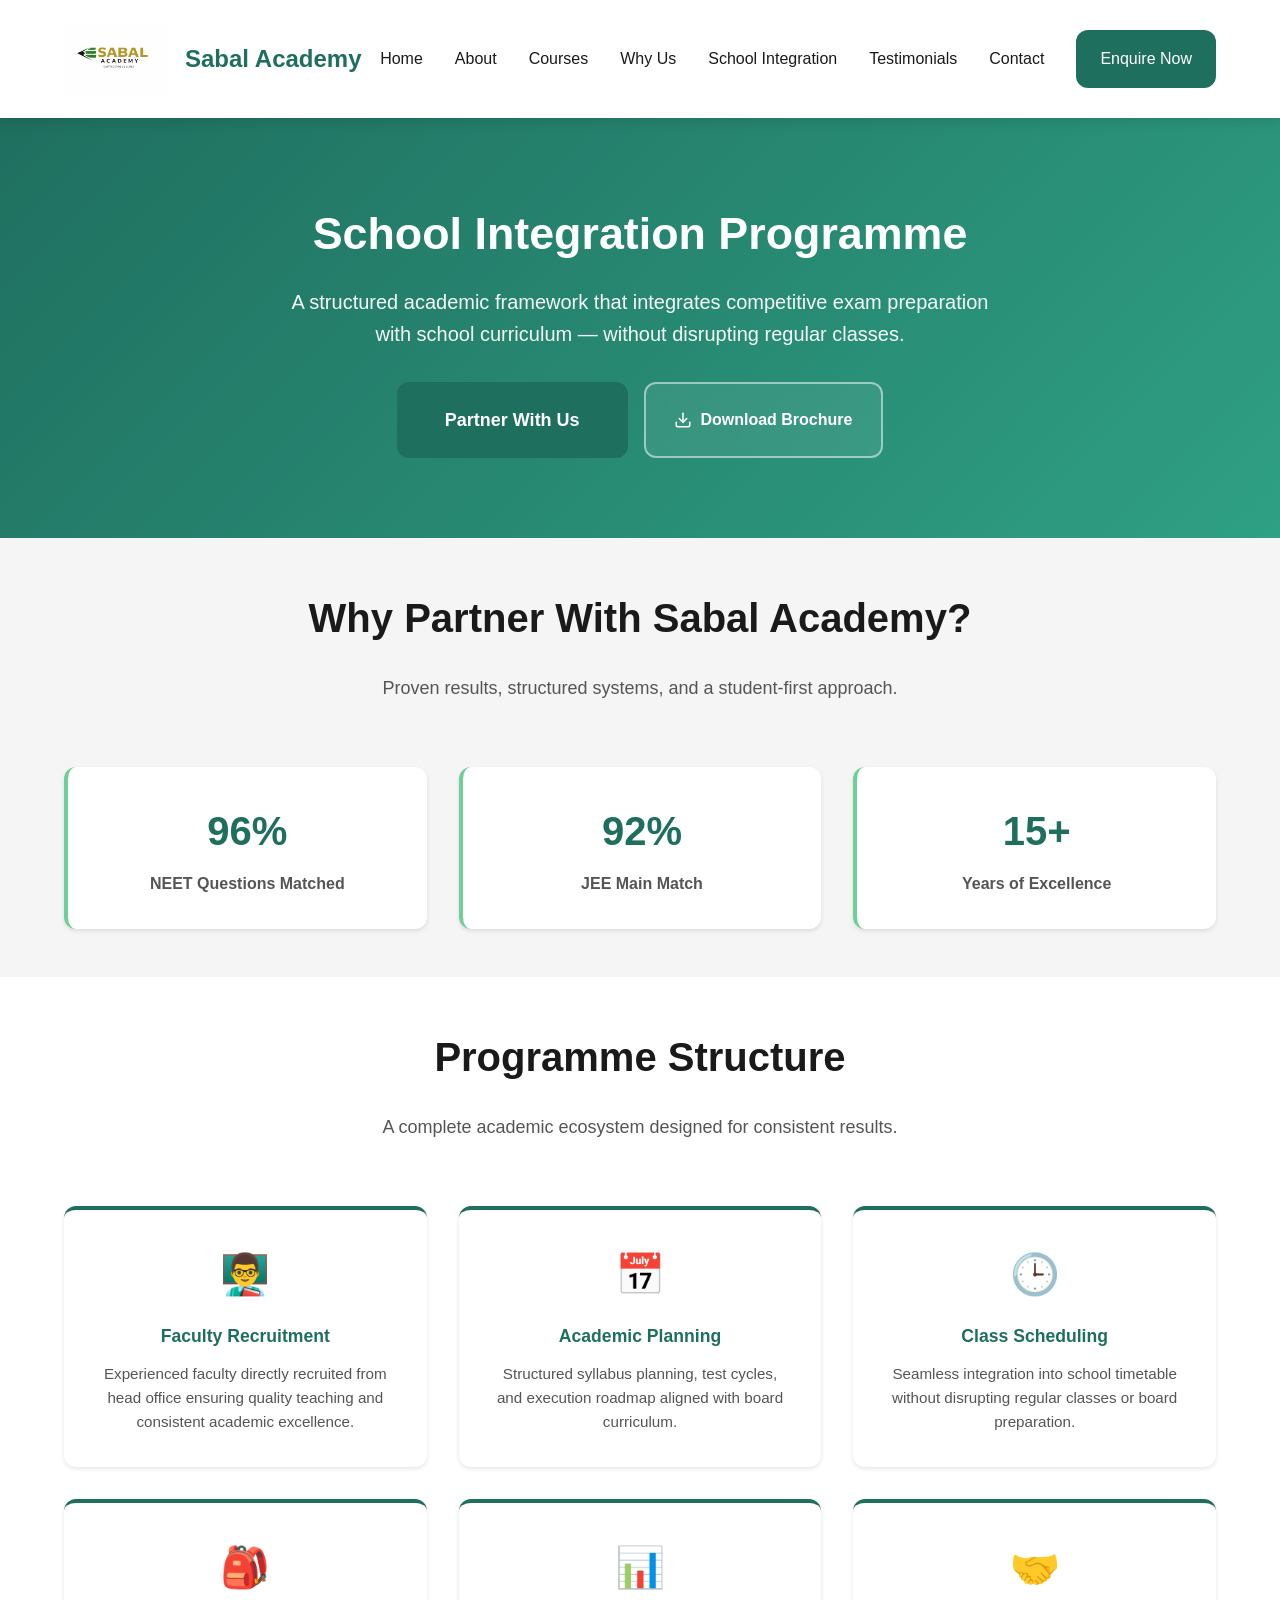
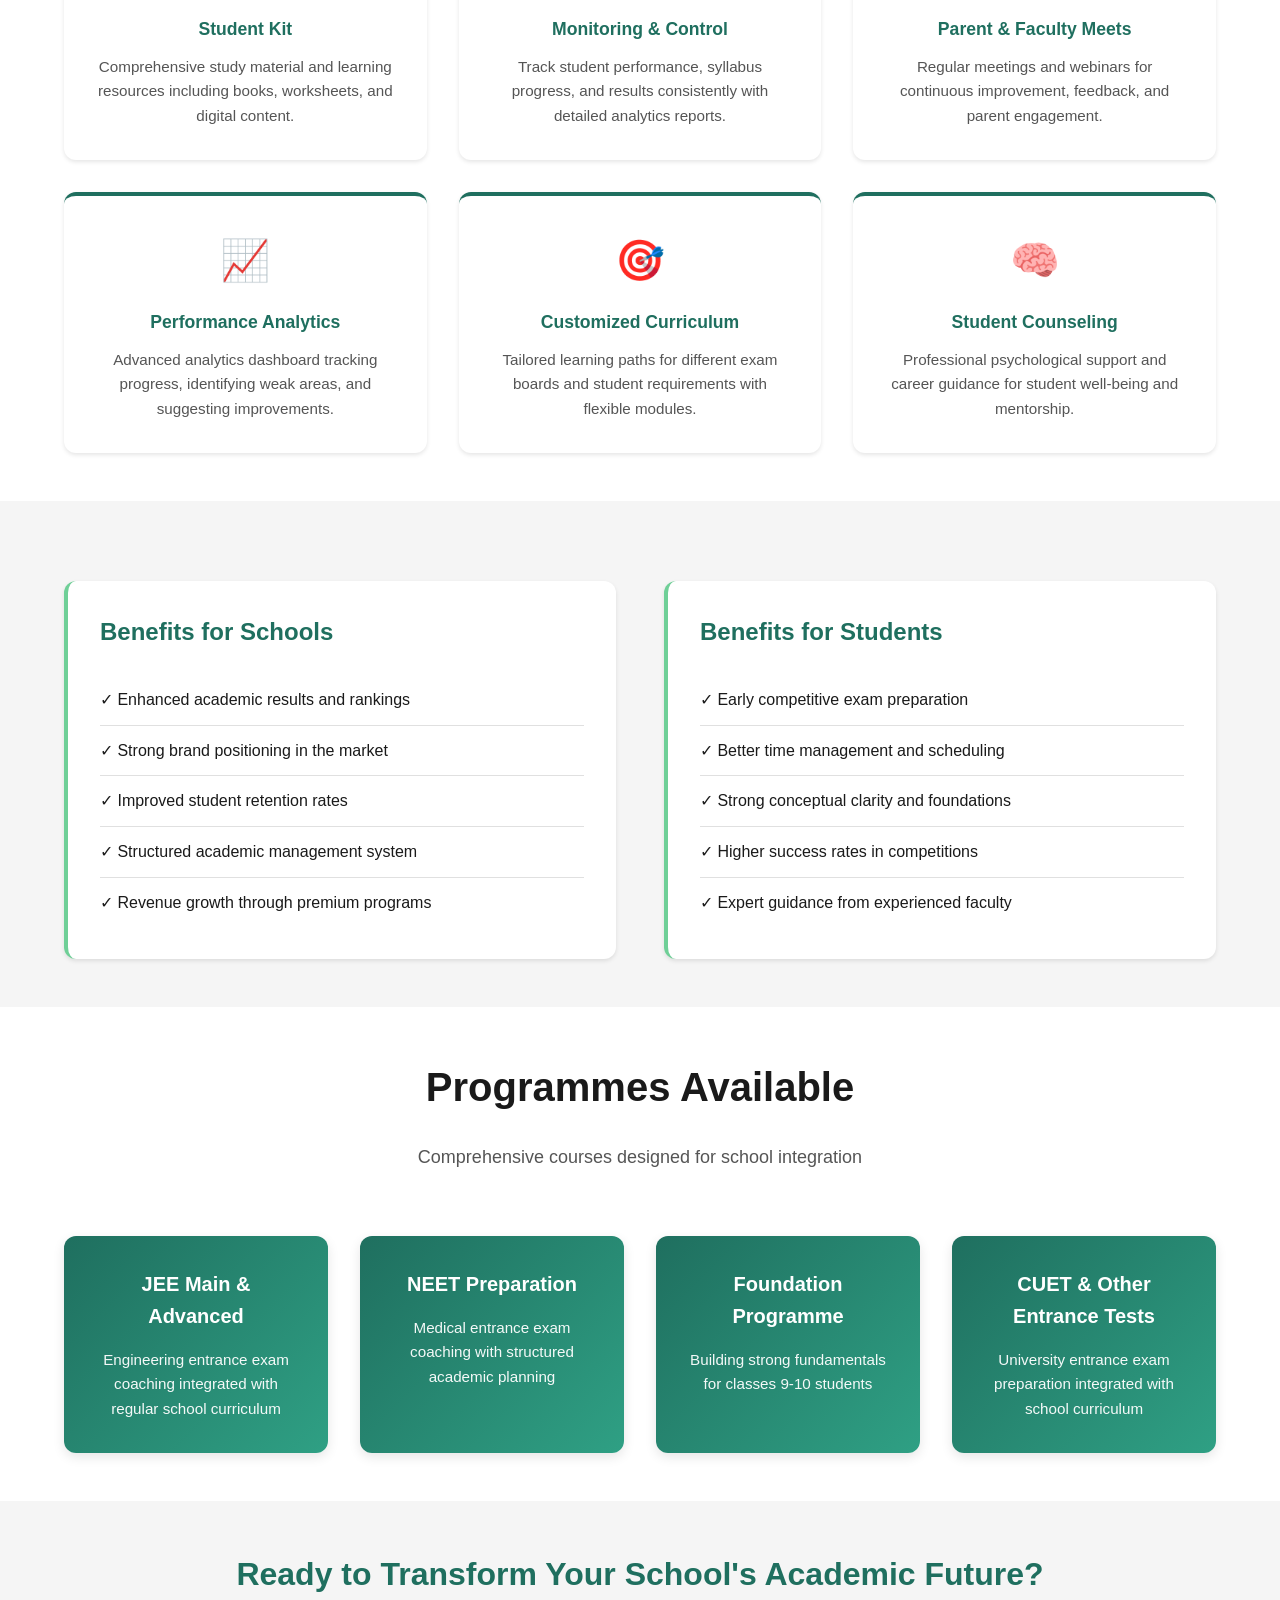
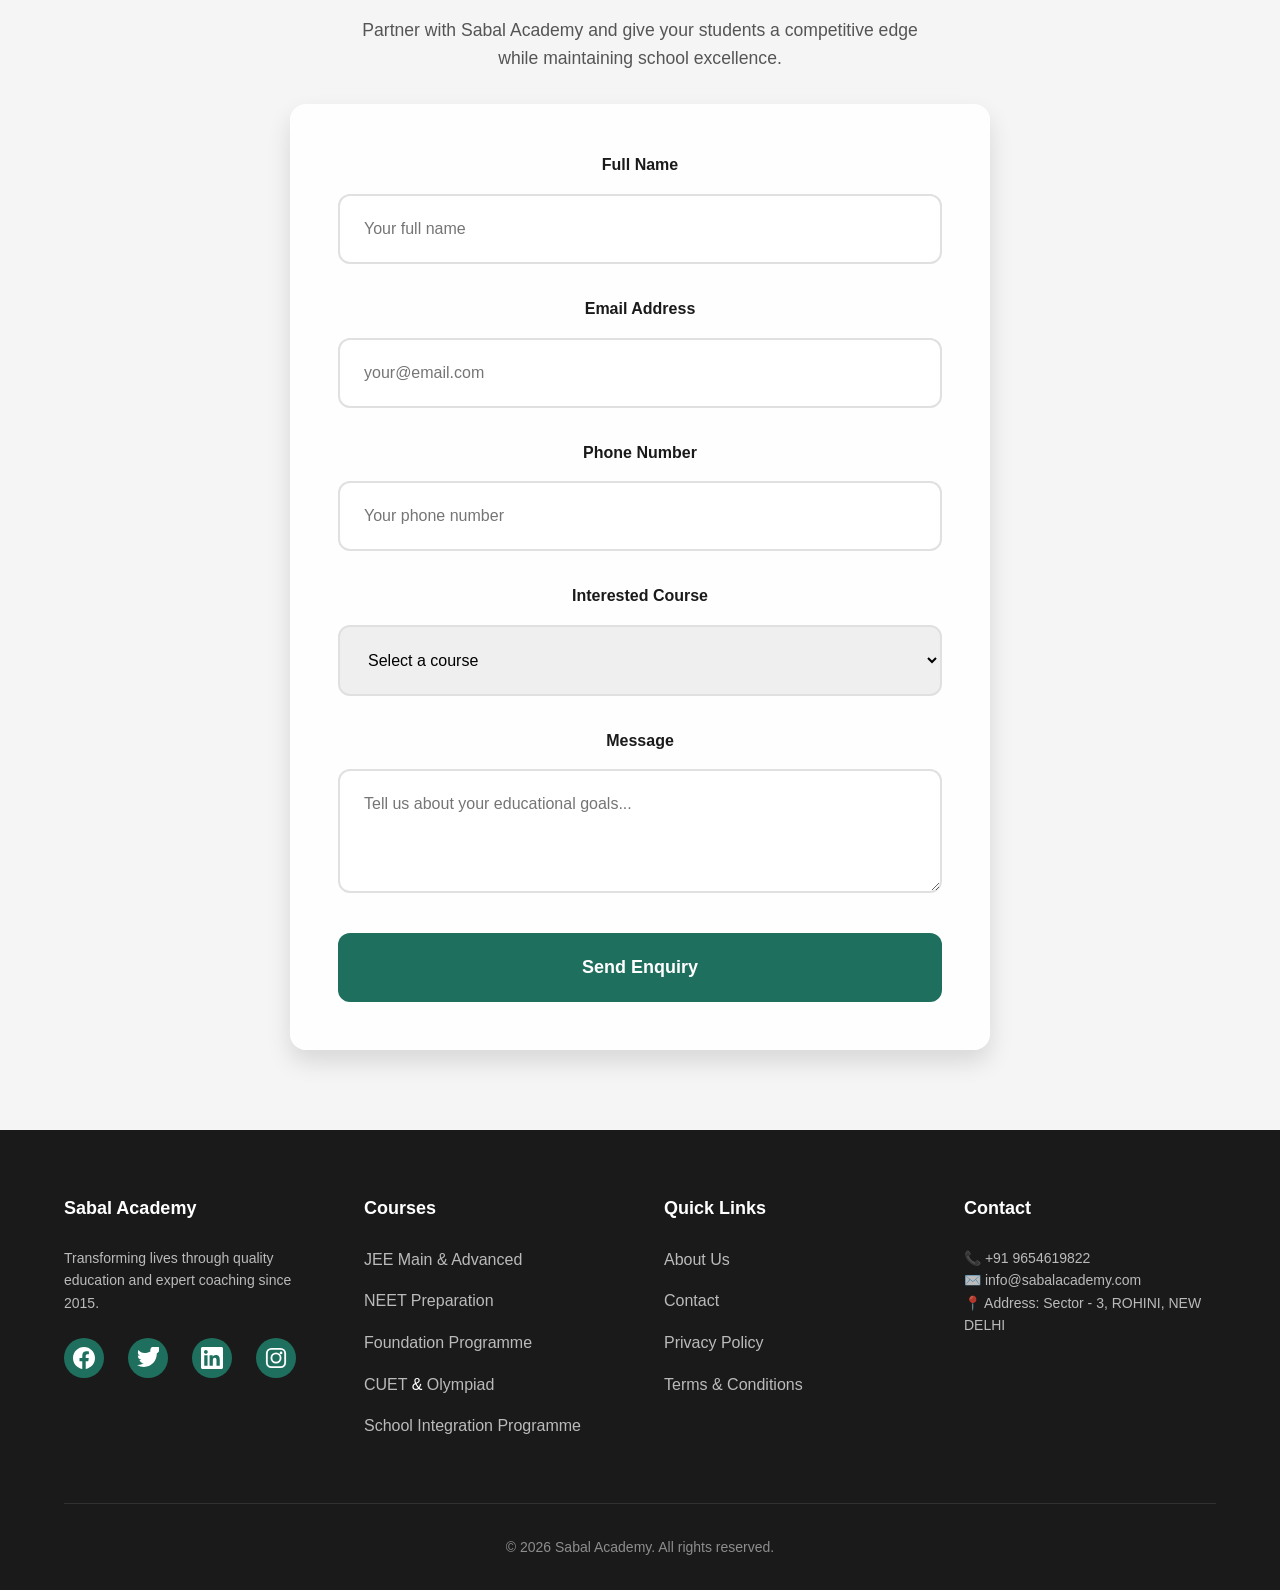
<file: school-integration/school-integration.html>
<!doctype html>
<html lang="en">
  <head>
    <meta charset="UTF-8" />
    <meta name="viewport" content="width=device-width, initial-scale=1.0" />
    <meta
      name="description"
      content="School Integration Programme - Sabal Academy Partnership"
    />
    <meta
      name="keywords"
      content="School Integration, Competitive Exam Preparation, School Partnership"
    />
    <meta name="author" content="Sabal Academy" />
    <meta name="theme-color" content="#1F6F5F" />
    <title>School Integration Programme - Sabal Academy</title>
    <!-- Favicon -->
    <link
      rel="icon"
      type="image/svg+xml"
      href="data:image/svg+xml,<svg xmlns='http://www.w3.org/2000/svg' viewBox='0 0 100 100'><rect fill='%231F6F5F' width='100' height='100'/><text x='50' y='70' font-size='60' font-weight='bold' fill='white' text-anchor='middle'>SA</text></svg>"
    />
    <link rel="stylesheet" href="../styles/style.css" />
    <!-- Web Components -->
    <script src="../components/navbar.js"></script>
    <script src="../components/footer.js"></script>
    <script src="../components/enquiry-form.js"></script>
  </head>
  <body>
    <!-- Navigation Bar -->
    <sabal-navbar base-path=".."></sabal-navbar>

    <!-- Hero Section -->
    <section class="sip-hero">
      <div class="container">
        <h1 class="sip-hero__title">School Integration Programme</h1>
        <p class="sip-hero__subtitle">
          A structured academic framework that integrates competitive exam
          preparation with school curriculum — without disrupting regular
          classes.
        </p>
        <div
          style="
            display: flex;
            gap: 1rem;
            justify-content: center;
            flex-wrap: wrap;
            margin-top: 2rem;
          "
        >
          <a href="#enquiry" class="btn btn--primary btn--lg"
            >Partner With Us</a
          >
          <a
            href="../assets/School-Integration-Programme.pdf"
            download="School-Integration-Programme.pdf"
            target="_blank"
            rel="noopener noreferrer"
            class="btn btn--brochure"
          >
            <svg
              xmlns="http://www.w3.org/2000/svg"
              width="18"
              height="18"
              viewBox="0 0 24 24"
              fill="none"
              stroke="currentColor"
              stroke-width="2"
              stroke-linecap="round"
              stroke-linejoin="round"
            >
              <path d="M21 15v4a2 2 0 0 1-2 2H5a2 2 0 0 1-2-2v-4"></path>
              <polyline points="7 10 12 15 17 10"></polyline>
              <line x1="12" y1="15" x2="12" y2="3"></line>
            </svg>

            Download Brochure
          </a>
        </div>
      </div>
    </section>

    <!-- Why Section -->
    <section class="sip-why">
      <div class="container">
        <div class="section__header">
          <h2 class="section__title">Why Partner With Sabal Academy?</h2>
          <p class="section__subtitle">
            Proven results, structured systems, and a student-first approach.
          </p>
        </div>

        <div class="sip-stats">
          <div class="stat-card">
            <h3 class="stat-card__number">96%</h3>
            <p class="stat-card__label">NEET Questions Matched</p>
          </div>
          <div class="stat-card">
            <h3 class="stat-card__number">92%</h3>
            <p class="stat-card__label">JEE Main Match</p>
          </div>
          <div class="stat-card">
            <h3 class="stat-card__number">15+</h3>
            <p class="stat-card__label">Years of Excellence</p>
          </div>
        </div>
      </div>
    </section>

    <!-- Program Structure -->
    <section class="sip-structure">
      <div class="container">
        <div class="section__header">
          <h2 class="section__title">Programme Structure</h2>
          <p class="section__subtitle">
            A complete academic ecosystem designed for consistent results.
          </p>
        </div>

        <div class="features__grid">
          <div class="feature-card">
            <div class="feature-card__icon">👨‍🏫</div>
            <h3 class="feature-card__title">Faculty Recruitment</h3>
            <p class="feature-card__description">
              Experienced faculty directly recruited from head office ensuring
              quality teaching and consistent academic excellence.
            </p>
          </div>

          <div class="feature-card">
            <div class="feature-card__icon">📅</div>
            <h3 class="feature-card__title">Academic Planning</h3>
            <p class="feature-card__description">
              Structured syllabus planning, test cycles, and execution roadmap
              aligned with board curriculum.
            </p>
          </div>

          <div class="feature-card">
            <div class="feature-card__icon">🕒</div>
            <h3 class="feature-card__title">Class Scheduling</h3>
            <p class="feature-card__description">
              Seamless integration into school timetable without disrupting
              regular classes or board preparation.
            </p>
          </div>

          <div class="feature-card">
            <div class="feature-card__icon">🎒</div>
            <h3 class="feature-card__title">Student Kit</h3>
            <p class="feature-card__description">
              Comprehensive study material and learning resources including
              books, worksheets, and digital content.
            </p>
          </div>

          <div class="feature-card">
            <div class="feature-card__icon">📊</div>
            <h3 class="feature-card__title">Monitoring & Control</h3>
            <p class="feature-card__description">
              Track student performance, syllabus progress, and results
              consistently with detailed analytics reports.
            </p>
          </div>

          <div class="feature-card">
            <div class="feature-card__icon">🤝</div>
            <h3 class="feature-card__title">Parent & Faculty Meets</h3>
            <p class="feature-card__description">
              Regular meetings and webinars for continuous improvement,
              feedback, and parent engagement.
            </p>
          </div>

          <div class="feature-card">
            <div class="feature-card__icon">📈</div>
            <h3 class="feature-card__title">Performance Analytics</h3>
            <p class="feature-card__description">
              Advanced analytics dashboard tracking progress, identifying weak
              areas, and suggesting improvements.
            </p>
          </div>

          <div class="feature-card">
            <div class="feature-card__icon">🎯</div>
            <h3 class="feature-card__title">Customized Curriculum</h3>
            <p class="feature-card__description">
              Tailored learning paths for different exam boards and student
              requirements with flexible modules.
            </p>
          </div>

          <div class="feature-card">
            <div class="feature-card__icon">🧠</div>
            <h3 class="feature-card__title">Student Counseling</h3>
            <p class="feature-card__description">
              Professional psychological support and career guidance for student
              well-being and mentorship.
            </p>
          </div>

          <!-- <div class="feature-card">
            <div class="feature-card__icon">🏆</div>
            <h3 class="feature-card__title">Certification & Recognition</h3>
            <p class="feature-card__description">
              Recognized certifications and performance certificates celebrating student achievements.
            </p>
          </div> -->
        </div>
      </div>
    </section>

    <!-- Benefits Section -->
    <section class="sip-benefits">
      <div class="container">
        <div class="sip-benefits__grid">
          <div class="sip-benefits__card">
            <h2 class="sip-benefits__title">Benefits for Schools</h2>
            <ul class="sip-list">
              <li>✓ Enhanced academic results and rankings</li>
              <li>✓ Strong brand positioning in the market</li>
              <li>✓ Improved student retention rates</li>
              <li>✓ Structured academic management system</li>
              <li>✓ Revenue growth through premium programs</li>
            </ul>
          </div>

          <div class="sip-benefits__card">
            <h2 class="sip-benefits__title">Benefits for Students</h2>
            <ul class="sip-list">
              <li>✓ Early competitive exam preparation</li>
              <li>✓ Better time management and scheduling</li>
              <li>✓ Strong conceptual clarity and foundations</li>
              <li>✓ Higher success rates in competitions</li>
              <li>✓ Expert guidance from experienced faculty</li>
            </ul>
          </div>
        </div>
      </div>
    </section>

    <!-- Courses Offered Section -->
    <section class="sip-courses">
      <div class="container">
        <div class="section__header">
          <h2 class="section__title">Programmes Available</h2>
          <p class="section__subtitle">
            Comprehensive courses designed for school integration
          </p>
        </div>

        <div class="sip-courses__grid">
          <div class="sip-course-card">
            <h3>JEE Main & Advanced</h3>
            <p>
              Engineering entrance exam coaching integrated with regular school
              curriculum
            </p>
          </div>
          <div class="sip-course-card">
            <h3>NEET Preparation</h3>
            <p>
              Medical entrance exam coaching with structured academic planning
            </p>
          </div>
          <div class="sip-course-card">
            <h3>Foundation Programme</h3>
            <p>Building strong fundamentals for classes 9-10 students</p>
          </div>
          <div class="sip-course-card">
            <h3>CUET & Other Entrance Tests</h3>
            <p>
              University entrance exam preparation integrated with school
              curriculum
            </p>
          </div>
        </div>
      </div>
    </section>

    <!-- CTA Section -->
    <section class="sip-cta" id="enquiry">
      <div class="container">
        <h2 class="sip-cta__title">
          Ready to Transform Your School's Academic Future?
        </h2>
        <p class="sip-cta__text">
          Partner with Sabal Academy and give your students a competitive edge
          while maintaining school excellence.
        </p>

        <div style="max-width: 700px; margin: 2rem auto">
          <sabal-enquiry-form></sabal-enquiry-form>
        </div>
      </div>
    </section>

    <!-- Footer -->
    <sabal-footer base-path=".."></sabal-footer>

    <script src="../index.js"></script>
    <style>
      /* School Integration Specific Styles */
      .sip-hero {
        background: linear-gradient(
          135deg,
          var(--primary-color) 0%,
          var(--secondary-color) 100%
        );
        color: white;
        padding: 5rem 2rem;
        text-align: center;
      }

      .sip-hero__title {
        font-size: 2.8rem;
        margin-bottom: 1rem;
        font-weight: 700;
      }

      .sip-hero__subtitle {
        font-size: 1.25rem;
        max-width: 700px;
        margin: 0 auto 2rem;
        opacity: 0.95;
        line-height: 1.6;
      }

      .sip-why {
        padding: 3rem 0;
        background-color: var(--light-gray);
      }

      .sip-stats {
        display: grid;
        grid-template-columns: repeat(auto-fit, minmax(200px, 1fr));
        gap: 2rem;
        margin-top: 2rem;
      }

      .stat-card {
        background: white;
        padding: 2rem;
        border-radius: 0.75rem;
        text-align: center;
        box-shadow: var(--shadow-sm);
        border-left: 4px solid var(--accent-color);
        transition: all var(--transition-base);
      }

      .stat-card:hover {
        transform: translateY(-4px);
        box-shadow: var(--shadow-md);
      }

      .stat-card__number {
        font-size: 2.5rem;
        font-weight: 700;
        color: var(--primary-color);
        margin-bottom: 0.5rem;
      }

      .stat-card__label {
        color: var(--text-light);
        font-size: 1rem;
      }

      .sip-structure {
        padding: 3rem 0;
        background-color: white;
      }

      /* Programme Structure Feature Cards */
      .sip-structure .features__grid {
        display: grid;
        grid-template-columns: repeat(auto-fit, minmax(280px, 1fr));
        gap: 2rem;
        margin-top: 2rem;
      }

      .sip-structure .feature-card {
        background: white;
        padding: 2rem;
        border-radius: 0.75rem;
        text-align: center;
        box-shadow: var(--shadow-sm);
        border-top: 4px solid var(--primary-color);
        transition: all var(--transition-base);
        display: flex;
        flex-direction: column;
        align-items: center;
      }

      .sip-structure .feature-card:hover {
        transform: translateY(-8px);
        box-shadow: var(--shadow-lg);
        border-top-color: var(--secondary-color);
      }

      .sip-structure .feature-card__icon {
        font-size: 2.5rem;
        margin-bottom: 1rem;
        display: block;
        transition: transform var(--transition-base);
      }

      .sip-structure .feature-card:hover .feature-card__icon {
        transform: scale(1.15);
      }

      .sip-structure .feature-card__title {
        font-size: 1.1rem;
        font-weight: 700;
        color: var(--primary-color);
        margin-bottom: 0.75rem;
      }

      .sip-structure .feature-card__description {
        font-size: 0.95rem;
        color: var(--text-light);
        line-height: 1.6;
        flex-grow: 1;
      }

      .sip-benefits {
        padding: 3rem 0;
        background-color: var(--light-gray);
      }

      .sip-benefits__grid {
        display: grid;
        grid-template-columns: repeat(auto-fit, minmax(350px, 1fr));
        gap: 3rem;
        margin-top: 2rem;
      }

      .sip-benefits__card {
        background: white;
        padding: 2rem;
        border-radius: 0.75rem;
        box-shadow: var(--shadow-sm);
        border-left: 4px solid var(--accent-color);
        transition: all var(--transition-base);
      }

      .sip-benefits__card:hover {
        transform: translateY(-4px);
        box-shadow: var(--shadow-md);
      }

      .sip-benefits__title {
        font-size: 1.5rem;
        color: var(--primary-color);
        margin-bottom: 1.5rem;
        font-weight: 700;
      }

      .sip-list {
        list-style: none;
        padding: 0;
      }

      .sip-list li {
        padding: 0.75rem 0;
        color: var(--text-dark);
        line-height: 1.6;
        font-size: 1rem;
        border-bottom: 1px solid var(--border-color);
      }

      .sip-list li:last-child {
        border-bottom: none;
      }

      .sip-courses {
        padding: 3rem 0;
        background-color: white;
      }

      .sip-courses__grid {
        display: grid;
        grid-template-columns: repeat(auto-fit, minmax(250px, 1fr));
        gap: 2rem;
        margin-top: 2rem;
      }

      .sip-course-card {
        background: linear-gradient(
          135deg,
          var(--primary-color) 0%,
          var(--secondary-color) 100%
        );
        color: white;
        padding: 2rem;
        border-radius: 0.75rem;
        text-align: center;
        box-shadow: var(--shadow-md);
        transition: all var(--transition-base);
      }

      .sip-course-card:hover {
        transform: translateY(-8px);
        box-shadow: var(--shadow-lg);
      }

      .sip-course-card h3 {
        font-size: 1.25rem;
        margin-bottom: 1rem;
        font-weight: 700;
      }

      .sip-course-card p {
        font-size: 0.95rem;
        line-height: 1.6;
        opacity: 0.95;
      }

      .sip-cta {
        padding: 3rem 0;
        background-color: var(--light-gray);
        text-align: center;
      }

      .sip-cta__title {
        font-size: 2rem;
        color: var(--primary-color);
        margin-bottom: 1rem;
        font-weight: 700;
      }

      .sip-cta__text {
        font-size: 1.1rem;
        color: var(--text-light);
        margin-bottom: 2rem;
        max-width: 600px;
        margin-left: auto;
        margin-right: auto;
      }

      /* Responsive Design */
      @media (max-width: 768px) {
        .sip-hero__title {
          font-size: 2rem;
        }

        .sip-hero__subtitle {
          font-size: 1rem;
        }

        .sip-cta__title {
          font-size: 1.5rem;
        }

        .sip-structure .features__grid {
          grid-template-columns: repeat(auto-fit, minmax(250px, 1fr));
          gap: 1.5rem;
        }

        .sip-benefits__grid {
          grid-template-columns: 1fr;
        }
      }

      @media (max-width: 480px) {
        .sip-hero {
          padding: 3rem 1rem;
        }

        .sip-hero__title {
          font-size: 1.5rem;
        }

        .sip-hero__subtitle {
          font-size: 0.9rem;
        }

        .sip-structure .features__grid {
          grid-template-columns: 1fr;
          gap: 1rem;
        }

        .sip-structure .feature-card {
          padding: 1.5rem;
        }

        .sip-structure .feature-card__icon {
          font-size: 2rem;
        }
      }
    </style>
  </body>
</html>
</file>
<file: styles/style.css>
/* ===================================
   ROOT & GLOBAL STYLES
   =================================== */

:root {
  /* Color Palette */
  --primary-color: #1f6f5f;
  --secondary-color: #2fa084;
  --accent-color: #6fcf97;
  --background-color: #eeeeee;
  --text-dark: #1a1a1a;
  --text-light: #555555;
  --text-muted: #888888;
  --white: #ffffff;
  --light-gray: #f5f5f5;
  --border-color: #e0e0e0;

  /* Spacing */
  --spacing-xs: 0.5rem;
  --spacing-sm: 1rem;
  --spacing-md: 1.5rem;
  --spacing-lg: 2rem;
  --spacing-xl: 3rem;
  --spacing-2xl: 4rem;

  /* Typography */
  --font-family-base:
    -apple-system, BlinkMacSystemFont, "Segoe UI", Roboto, Oxygen, Ubuntu,
    Cantarell, sans-serif;
  --font-size-sm: 0.875rem;
  --font-size-base: 1rem;
  --font-size-lg: 1.125rem;
  --font-size-xl: 1.5rem;
  --font-size-2xl: 2rem;
  --font-size-3xl: 2.5rem;
  --font-size-4xl: 3rem;

  /* Shadows */
  --shadow-sm: 0 2px 4px rgba(0, 0, 0, 0.1);
  --shadow-md: 0 4px 12px rgba(0, 0, 0, 0.1);
  --shadow-lg: 0 12px 24px rgba(0, 0, 0, 0.12);
  --shadow-xl: 0 20px 40px rgba(0, 0, 0, 0.15);

  /* Transitions */
  --transition-fast: 150ms ease-in-out;
  --transition-base: 250ms ease-in-out;
  --transition-slow: 350ms ease-in-out;

  /* Border Radius */
  --radius-sm: 0.375rem;
  --radius-md: 0.75rem;
  --radius-lg: 1rem;
  --radius-xl: 1.5rem;
}

* {
  margin: 0;
  padding: 0;
  box-sizing: border-box;
}

html {
  scroll-behavior: smooth;
  -webkit-font-smoothing: antialiased;
  -moz-osx-font-smoothing: grayscale;
}

body {
  font-family: var(--font-family-base);
  font-size: var(--font-size-base);
  color: var(--text-dark);
  background-color: var(--white);
  line-height: 1.6;
}

/* ===================================
   UTILITY CLASSES
   =================================== */

.container {
  max-width: 1200px;
  margin: 0 auto;
  padding: 0 var(--spacing-md);
}

a {
  color: var(--primary-color);
  text-decoration: none;
  transition: color var(--transition-base);
}

a:hover {
  color: var(--secondary-color);
}

/* ===================================
   BUTTONS
   =================================== */

.btn {
  display: inline-flex;
  align-items: center;
  justify-content: center;
  gap: var(--spacing-sm);
  padding: var(--spacing-sm) var(--spacing-md);
  border: none;
  border-radius: var(--radius-md);
  font-family: inherit;
  font-size: var(--font-size-base);
  font-weight: 600;
  cursor: pointer;
  transition: all var(--transition-base);
  text-decoration: none;
  white-space: nowrap;
}

.btn--primary {
  background-color: var(--primary-color);
  color: var(--white);
}

.btn--primary:hover {
  background-color: var(--secondary-color);
  color: var(--white);
  transform: translateY(-2px);
  box-shadow: var(--shadow-lg);
}

.btn--primary:active {
  transform: translateY(0);
}

.btn--secondary {
  background-color: var(--accent-color);
  color: var(--white);
}

.btn--secondary:hover {
  background-color: var(--secondary-color);
  color: var(--white);
  transform: translateY(-2px);
  box-shadow: var(--shadow-md);
}

.btn--sm {
  padding: var(--spacing-xs) var(--spacing-md);
  font-size: var(--font-size-sm);
}

.btn--lg {
  padding: var(--spacing-md) var(--spacing-xl);
  font-size: var(--font-size-lg);
}

/* ===================================
   BADGES
   =================================== */

.badge {
  display: inline-block;
  padding: var(--spacing-xs) var(--spacing-sm);
  background-color: var(--accent-color);
  color: var(--white);
  border-radius: var(--radius-sm);
  font-size: var(--font-size-sm);
  font-weight: 600;
}

.badge--secondary {
  background-color: var(--background-color);
  color: var(--primary-color);
}

/* ===================================
   SECTION HEADER
   =================================== */

.section__header {
  text-align: center;
  margin-bottom: var(--spacing-2xl);
  animation: fadeInUp 0.6s ease-out;
}

.section__title {
  font-size: var(--font-size-3xl);
  font-weight: 700;
  color: var(--text-dark);
  margin-bottom: var(--spacing-md);
}

.section__subtitle {
  font-size: var(--font-size-lg);
  color: var(--text-light);
}

/* ===================================
   NAVIGATION BAR
   =================================== */

.navbar {
  position: sticky;
  top: 0;
  z-index: 1000;
  background-color: var(--white);
  box-shadow: var(--shadow-md);
  transition: box-shadow var(--transition-base);
}

.navbar.navbar--scrolled {
  box-shadow: var(--shadow-lg);
}

.navbar__container {
  max-width: 1200px;
  margin: 0 auto;
  padding: var(--spacing-md);
  display: flex;
  justify-content: space-between;
  align-items: center;
}

.navbar__logo {
  display: flex;
  align-items: center;
  gap: var(--spacing-sm);
  font-size: var(--font-size-xl);
  font-weight: 700;
  color: var(--primary-color);
  transition: transform var(--transition-base);
}

.navbar__logo:hover {
  transform: scale(1.05);
}

.navbar__logo-icon {
  display: flex;
  align-items: center;
  justify-content: center;
  width: 40px;
  height: 40px;
  background: linear-gradient(
    135deg,
    var(--primary-color),
    var(--secondary-color)
  );
  color: var(--white);
  border-radius: var(--radius-md);
  font-weight: 700;
  font-size: var(--font-size-lg);
}

.navbar__menu {
  display: flex;
  list-style: none;
  gap: var(--spacing-lg);
  align-items: center;
}

.navbar__item {
  position: relative;
}

.navbar__link {
  display: block;
  padding: var(--spacing-sm) 0;
  color: var(--text-dark);
  font-weight: 500;
  transition: color var(--transition-fast);
  position: relative;
}

.navbar__link::after {
  content: "";
  position: absolute;
  bottom: 0;
  left: 0;
  width: 0;
  height: 2px;
  background-color: var(--primary-color);
  transition: width var(--transition-base);
}

.navbar__link:hover::after {
  width: 100%;
}

.navbar__link--cta {
  color: var(--white);
}

.navbar__item--cta .navbar__link {
  background-color: var(--primary-color);
  padding: var(--spacing-sm) var(--spacing-md);
  border-radius: var(--radius-md);
  color: var(--white);
}

.navbar__item--cta .navbar__link:hover {
  background-color: var(--secondary-color);
}

.navbar__item--cta .navbar__link::after {
  display: none;
}

.navbar__toggle {
  display: none;
  flex-direction: column;
  background: none;
  border: none;
  cursor: pointer;
  gap: 5px;
}

.navbar__toggle-line {
  width: 25px;
  height: 3px;
  background-color: var(--text-dark);
  border-radius: var(--radius-sm);
  transition: all var(--transition-base);
}

.navbar__toggle.active .navbar__toggle-line:nth-child(1) {
  transform: rotate(45deg) translate(8px, 8px);
}

.navbar__toggle.active .navbar__toggle-line:nth-child(2) {
  opacity: 0;
}

.navbar__toggle.active .navbar__toggle-line:nth-child(3) {
  transform: rotate(-45deg) translate(7px, -7px);
}

/* ===================================
   HERO SECTION
   =================================== */

.hero {
  position: relative;
  min-height: 100vh;
  display: flex;
  align-items: center;
  justify-content: center;
  overflow: hidden;
  background: linear-gradient(
    135deg,
    var(--primary-color),
    var(--secondary-color)
  );
  color: var(--white);
}

.hero__background {
  position: absolute;
  top: 0;
  left: 0;
  right: 0;
  bottom: 0;
  background: url('data:image/svg+xml,<svg xmlns="http://www.w3.org/2000/svg" viewBox="0 0 1440 320"><path fill="rgba(255,255,255,0.1)" fill-opacity="1" d="M0,96L48,112C96,128,192,160,288,170.7C384,181,480,171,576,160C672,149,768,139,864,138.7C960,139,1056,149,1152,160C1248,171,1344,181,1392,186.7L1440,192L1440,320L1392,320C1344,320,1248,320,1152,320C1056,320,960,320,864,320C768,320,672,320,576,320C480,320,384,320,288,320C192,320,96,320,48,320L0,320Z"></path></svg>')
    no-repeat bottom;
  background-size: cover;
  animation: float 6s ease-in-out infinite;
}

.hero__content {
  position: relative;
  z-index: 2;
  text-align: center;
  max-width: 800px;
  margin: 0 auto;
  padding: var(--spacing-xl);
}

.hero__title {
  font-size: var(--font-size-4xl);
  font-weight: 700;
  margin-bottom: var(--spacing-lg);
  animation: fadeInDown 0.8s ease-out;
  line-height: 1.2;
}

.hero__subtitle {
  font-size: var(--font-size-xl);
  margin-bottom: var(--spacing-xl);
  opacity: 0.95;
  animation: fadeInUp 0.8s ease-out 0.2s both;
  line-height: 1.5;
}

.hero .btn {
  animation: fadeInUp 0.8s ease-out 0.4s both;
}

/* ===================================
   ABOUT SECTION
   =================================== */

.about {
  padding: var(--spacing-2xl) 0;
  background-color: var(--light-gray);
}

.about__grid {
  display: grid;
  grid-template-columns: 1fr 1fr;
  gap: var(--spacing-2xl);
  align-items: start;
}

.about__image {
  animation: fadeInLeft 0.6s ease-out;
}

.about__content {
  animation: fadeInRight 0.6s ease-out;
}

.about__text {
  font-size: var(--font-size-lg);
  color: var(--text-light);
  margin-bottom: var(--spacing-lg);
  line-height: 1.8;
}

.about__heading {
  font-size: var(--font-size-2xl);
  font-weight: 700;
  color: var(--text-dark);
  margin-bottom: var(--spacing-lg);
  line-height: 1.4;
}

.about__highlights {
  margin-bottom: var(--spacing-xl);
}

.about__stats {
  display: grid;
  grid-template-columns: repeat(3, 1fr);
  gap: var(--spacing-lg);
  margin-top: var(--spacing-2xl);
}

.stat-card {
  background-color: var(--white);
  padding: var(--spacing-lg);
  border-radius: var(--radius-lg);
  text-align: center;
  box-shadow: var(--shadow-sm);
  transition: all var(--transition-base);
}

.stat-card:hover {
  transform: translateY(-8px);
  box-shadow: var(--shadow-lg);
}

.stat-card__number {
  font-size: var(--font-size-3xl);
  font-weight: 700;
  color: var(--primary-color);
  margin-bottom: var(--spacing-sm);
}

.stat-card__label {
  font-size: var(--font-size-sm);
  color: var(--text-light);
  font-weight: 600;
}

.stat-card__sub {
  font-size: var(--font-size-sm);
  color: var(--text-muted);
  margin-top: var(--spacing-xs);
}

/* ===================================
   PLACEHOLDER IMAGE
   =================================== */

.placeholder-image {
  width: 100%;
  aspect-ratio: 4 / 3;
  background: linear-gradient(
    135deg,
    var(--accent-color),
    var(--secondary-color)
  );
  border-radius: var(--radius-lg);
  display: flex;
  align-items: center;
  justify-content: center;
  color: rgba(255, 255, 255, 0.5);
  font-size: var(--font-size-2xl);
  box-shadow: var(--shadow-md);
  animation: fadeIn 0.6s ease-out;
}

/* ===================================
   COURSES SECTION
   =================================== */

.courses {
  padding: var(--spacing-2xl) 0;
  background-color: var(--white);
}

.courses__grid {
  display: grid;
  grid-template-columns: repeat(auto-fit, minmax(300px, 1fr));
  gap: var(--spacing-lg);
}

.course-card {
  background-color: var(--light-gray);
  border-radius: var(--radius-lg);
  overflow: hidden;
  box-shadow: var(--shadow-sm);
  transition: all var(--transition-base);
  animation: fadeIn 0.6s ease-out;
}

.course-card:hover {
  transform: translateY(-12px);
  box-shadow: var(--shadow-xl);
}

.course-card__image {
  height: 200px;
  overflow: hidden;
}

.course-card__content {
  padding: var(--spacing-lg);
}

.course-card__title {
  font-size: var(--font-size-xl);
  font-weight: 700;
  color: var(--text-dark);
  margin-bottom: var(--spacing-sm);
}

.course-card__description {
  font-size: var(--font-size-sm);
  color: var(--text-light);
  margin-bottom: var(--spacing-md);
  line-height: 1.6;
}

.course-card__meta {
  display: flex;
  gap: var(--spacing-sm);
  flex-wrap: wrap;
  margin-bottom: var(--spacing-md);
}

/* ===================================
   WHY US SECTION
   =================================== */

.why-us {
  padding: var(--spacing-2xl) 0;
  background-color: var(--light-gray);
}

.features__grid {
  display: grid;
  grid-template-columns: repeat(5, 1fr);
  gap: var(--spacing-lg);
  max-width: 100%;
}

.feature-card {
  background-color: var(--white);
  padding: var(--spacing-lg);
  border-radius: var(--radius-lg);
  text-align: center;
  box-shadow: var(--shadow-sm);
  transition: all var(--transition-base);
  animation: fadeIn 0.6s ease-out;
  border-top: 4px solid transparent;
  display: flex;
  flex-direction: column;
  justify-content: center;
  align-items: center;
  min-height: 240px;
}

.feature-card:hover {
  transform: translateY(-6px);
  box-shadow: var(--shadow-lg);
  border-top-color: var(--accent-color);
}

.feature-card:nth-child(1),
.feature-card:nth-child(4) {
  border-top-color: var(--primary-color);
}

.feature-card:nth-child(1):hover,
.feature-card:nth-child(4):hover {
  border-top-color: var(--primary-color);
}

.feature-card:nth-child(2),
.feature-card:nth-child(5) {
  border-top-color: var(--secondary-color);
}

.feature-card:nth-child(2):hover,
.feature-card:nth-child(5):hover {
  border-top-color: var(--secondary-color);
}

.feature-card:nth-child(3) {
  border-top-color: var(--accent-color);
}

.feature-card:nth-child(3):hover {
  border-top-color: var(--accent-color);
}

.feature-card__icon {
  font-size: 2.5rem;
  margin-bottom: var(--spacing-md);
  display: block;
  animation: bounce 2s ease-in-out infinite;
  transition: transform var(--transition-base);
}

.feature-card:hover .feature-card__icon {
  transform: scale(1.15);
}

.feature-card:nth-child(2) .feature-card__icon {
  animation-delay: 0.1s;
}

.feature-card:nth-child(3) .feature-card__icon {
  animation-delay: 0.2s;
}

.feature-card:nth-child(4) .feature-card__icon {
  animation-delay: 0.3s;
}

.feature-card:nth-child(5) .feature-card__icon {
  animation-delay: 0.4s;
}

.feature-card__title {
  font-size: 1rem;
  font-weight: 700;
  margin-bottom: var(--spacing-sm);
  color: var(--primary-color);
}

.feature-card__description {
  font-size: 0.85rem;
  color: var(--text-light);
  line-height: 1.5;
  flex-grow: 1;
  display: flex;
  align-items: center;
}

@media (max-width: 1400px) {
  .features__grid {
    grid-template-columns: repeat(5, 1fr);
    gap: var(--spacing-md);
  }

  .feature-card {
    padding: var(--spacing-md);
    min-height: 220px;
  }

  .feature-card__icon {
    font-size: 2.2rem;
  }
}

@media (max-width: 1024px) {
  .features__grid {
    grid-template-columns: repeat(3, 1fr);
  }
}

@media (max-width: 768px) {
  .features__grid {
    grid-template-columns: repeat(2, 1fr);
  }
}

@media (max-width: 480px) {
  .features__grid {
    grid-template-columns: 1fr;
  }
}

.feature-card--highlighted {
  border: 2px solid var(--accent-color);
  background: linear-gradient(
    135deg,
    rgba(111, 207, 151, 0.05) 0%,
    rgba(47, 160, 132, 0.05) 100%
  );
  position: relative;
}

.feature-card__badge {
  display: inline-block;
  background-color: var(--accent-color);
  color: var(--white);
  padding: var(--spacing-xs) var(--spacing-sm);
  border-radius: var(--radius-sm);
  font-size: 0.75rem;
  font-weight: 700;
  margin-top: var(--spacing-md);
  letter-spacing: 0.5px;
}

/* ===================================
   SCHOOL INTEGRATION SECTION
   =================================== */

.school-integration {
  padding: var(--spacing-2xl) 0;
  background-color: var(--light-gray);
}

/* ===================================
   TESTIMONIALS SECTION
   =================================== */

.testimonials {
  padding: var(--spacing-2xl) 0;
  background-color: var(--white);
}

.testimonials__grid {
  display: grid;
  grid-template-columns: repeat(auto-fit, minmax(300px, 1fr));
  gap: var(--spacing-lg);
}

.testimonial-card {
  background-color: var(--light-gray);
  padding: var(--spacing-lg);
  border-radius: var(--radius-lg);
  box-shadow: var(--shadow-sm);
  transition: all var(--transition-base);
  animation: fadeIn 0.6s ease-out;
  border-left: 4px solid var(--primary-color);
}

.testimonial-card:hover {
  transform: translateY(-8px);
  box-shadow: var(--shadow-lg);
}

.testimonial-card__stars {
  font-size: var(--font-size-lg);
  margin-bottom: var(--spacing-md);
  letter-spacing: 2px;
}

.testimonial-card__text {
  font-size: var(--font-size-sm);
  color: var(--text-light);
  margin-bottom: var(--spacing-lg);
  font-style: italic;
  line-height: 1.8;
}

.testimonial-card__author {
  display: flex;
  align-items: center;
  gap: var(--spacing-md);
}

.testimonial-card__avatar {
  display: flex;
  align-items: center;
  justify-content: center;
  width: 50px;
  height: 50px;
  background: linear-gradient(
    135deg,
    var(--primary-color),
    var(--secondary-color)
  );
  color: var(--white);
  border-radius: 50%;
  font-weight: 700;
  font-size: var(--font-size-lg);
}

.testimonial-card__name {
  font-weight: 700;
  color: var(--text-dark);
  margin: 0;
}

.testimonial-card__role {
  font-size: var(--font-size-sm);
  color: var(--text-muted);
  margin: 0;
}

/* ===================================
   ENQUIRY FORM SECTION
   =================================== */

.enquiry {
  padding: var(--spacing-2xl) 0;
  background: linear-gradient(
    135deg,
    var(--primary-color),
    var(--secondary-color)
  );
  color: var(--white);
}

.enquiry .section__title,
.enquiry .section__subtitle {
  color: var(--white);
}

.enquiry__wrapper {
  display: grid;
  grid-template-columns: 1fr 1fr;
  gap: var(--spacing-2xl);
  align-items: start;
}

.enquiry-form {
  background-color: rgba(255, 255, 255, 0.95);
  padding: var(--spacing-xl);
  border-radius: var(--radius-lg);
  box-shadow: var(--shadow-lg);
}

.form__group {
  margin-bottom: var(--spacing-lg);
}

.form__label {
  display: block;
  margin-bottom: var(--spacing-sm);
  font-weight: 600;
  color: var(--text-dark);
}

.form__input,
.form__select,
.form__textarea {
  width: 100%;
  padding: var(--spacing-md);
  border: 2px solid var(--border-color);
  border-radius: var(--radius-md);
  font-family: inherit;
  font-size: var(--font-size-base);
  transition: all var(--transition-base);
}

.form__input:focus,
.form__select:focus,
.form__textarea:focus {
  outline: none;
  border-color: var(--primary-color);
  box-shadow: 0 0 0 3px rgba(31, 111, 95, 0.1);
}

.form__textarea {
  resize: vertical;
}

.enquiry-form .btn {
  width: 100%;
}

.enquiry__info {
  background-color: rgba(255, 255, 255, 0.1);
  padding: var(--spacing-xl);
  border-radius: var(--radius-lg);
  animation: fadeInRight 0.6s ease-out;
}

.enquiry__info h3 {
  font-size: var(--font-size-2xl);
  margin-bottom: var(--spacing-xl);
  color: var(--white);
}

.contact-info {
  display: grid;
  gap: var(--spacing-lg);
}

.contact-info__item {
  display: flex;
  gap: var(--spacing-md);
}

.contact-info__icon {
  font-size: var(--font-size-2xl);
  flex-shrink: 0;
}

.contact-info__label {
  font-weight: 600;
  margin-bottom: var(--spacing-xs);
  color: rgba(255, 255, 255, 0.8);
}

.contact-info__value {
  color: var(--white);
  font-size: var(--font-size-sm);
}

/* ===================================
   FOOTER
   =================================== */

.footer {
  background-color: var(--text-dark);
  color: var(--white);
  padding: var(--spacing-2xl) 0 var(--spacing-lg);
}

.footer__content {
  display: grid;
  grid-template-columns: repeat(auto-fit, minmax(250px, 1fr));
  gap: var(--spacing-xl);
  margin-bottom: var(--spacing-xl);
}

.footer__section {
  animation: fadeInUp 0.6s ease-out;
}

.footer__title {
  font-size: var(--font-size-lg);
  font-weight: 700;
  margin-bottom: var(--spacing-md);
}

.footer__text {
  font-size: var(--font-size-sm);
  color: rgba(255, 255, 255, 0.7);
  line-height: 1.6;
}

.footer__list {
  list-style: none;
}

.footer__list li {
  margin-bottom: var(--spacing-sm);
}

.footer__list a {
  color: rgba(255, 255, 255, 0.7);
  transition: color var(--transition-base);
}

.footer__list a:hover {
  color: var(--accent-color);
}

.footer__social {
  display: flex;
  gap: var(--spacing-md);
  margin-top: var(--spacing-md);
}

.footer__social-link {
  display: flex;
  align-items: center;
  justify-content: center;
  width: 40px;
  height: 40px;
  background-color: var(--primary-color);
  border-radius: 50%;
  color: var(--white);
  font-weight: 700;
  transition: all var(--transition-base);
  border: 2px solid transparent;
}

.footer__social-link:hover {
  background-color: var(--accent-color);
  transform: translateY(-3px) scale(1.1);
  border-color: var(--white);
  box-shadow: 0 8px 20px rgba(111, 207, 151, 0.3);
}

.footer__social-link:active {
  transform: translateY(-1px) scale(1.05);
}

.footer__social-link svg {
  width: 22px;
  height: 22px;
  transition: all var(--transition-base);
}

.footer__social-link:hover svg {
  filter: brightness(1.1);
}

.footer__bottom {
  text-align: center;
  padding-top: var(--spacing-lg);
  border-top: 1px solid rgba(255, 255, 255, 0.1);
  font-size: var(--font-size-sm);
  color: rgba(255, 255, 255, 0.5);
}

/* ===================================
   ANIMATIONS
   =================================== */

@keyframes fadeIn {
  from {
    opacity: 0;
  }
  to {
    opacity: 1;
  }
}

@keyframes fadeInUp {
  from {
    opacity: 0;
    transform: translateY(30px);
  }
  to {
    opacity: 1;
    transform: translateY(0);
  }
}

@keyframes fadeInDown {
  from {
    opacity: 0;
    transform: translateY(-30px);
  }
  to {
    opacity: 1;
    transform: translateY(0);
  }
}

@keyframes fadeInLeft {
  from {
    opacity: 0;
    transform: translateX(-30px);
  }
  to {
    opacity: 1;
    transform: translateX(0);
  }
}

@keyframes fadeInRight {
  from {
    opacity: 0;
    transform: translateX(30px);
  }
  to {
    opacity: 1;
    transform: translateX(0);
  }
}

@keyframes float {
  0%,
  100% {
    transform: translateY(0);
  }
  50% {
    transform: translateY(-20px);
  }
}

@keyframes bounce {
  0%,
  100% {
    transform: translateY(0);
  }
  50% {
    transform: translateY(-10px);
  }
}

/* ===================================
   RESPONSIVE DESIGN
   =================================== */

/* Tablet (768px and above) */
@media (max-width: 768px) {
  :root {
    --font-size-3xl: 2rem;
    --font-size-4xl: 2.5rem;
    --spacing-2xl: 3rem;
  }

  .navbar__menu {
    position: fixed;
    left: -100%;
    top: 70px;
    flex-direction: column;
    background-color: var(--white);
    width: 100%;
    text-align: center;
    transition: left 0.3s;
    gap: 0;
    box-shadow: var(--shadow-lg);
    max-height: calc(100vh - 70px);
    overflow-y: auto;
    -webkit-overflow-scrolling: touch;
  }

  .navbar__menu.active {
    left: 0;
  }

  .navbar__toggle {
    display: flex;
  }

  .navbar__item {
    padding: var(--spacing-md) 0;
    border-bottom: 1px solid var(--border-color);
  }

  .navbar__item--cta {
    padding: var(--spacing-md) 0;
  }

  .navbar__link--cta {
    display: block;
    width: 80%;
    margin: 0 auto;
  }

  .hero__title {
    font-size: var(--font-size-2xl);
  }

  .hero__subtitle {
    font-size: var(--font-size-base);
  }

  .about__grid {
    grid-template-columns: 1fr;
  }

  .about__stats {
    grid-template-columns: 1fr;
  }

  .section__title {
    font-size: var(--font-size-2xl);
  }

  .enquiry__wrapper {
    grid-template-columns: 1fr;
  }

  .courses__grid,
  .features__grid,
  .testimonials__grid {
    grid-template-columns: 1fr;
  }
}

/* Mobile (480px and below) */
@media (max-width: 480px) {
  :root {
    --font-size-xl: 1.25rem;
    --font-size-2xl: 1.75rem;
    --font-size-3xl: 1.5rem;
    --font-size-4xl: 2rem;
    --spacing-lg: 1.5rem;
    --spacing-2xl: 2rem;
  }

  .container {
    padding: 0 var(--spacing-sm);
  }

  .navbar__container {
    padding: var(--spacing-sm);
  }

  .navbar__logo-text {
    display: none;
  }

  .hero {
    min-height: 80vh;
  }

  .hero__content {
    padding: var(--spacing-lg) var(--spacing-sm);
  }

  .hero__title {
    font-size: var(--font-size-xl);
    margin-bottom: var(--spacing-md);
  }

  .hero__subtitle {
    font-size: var(--font-size-sm);
    margin-bottom: var(--spacing-lg);
  }

  .btn--lg {
    padding: var(--spacing-sm) var(--spacing-lg);
    font-size: var(--font-size-base);
  }

  .section__header {
    margin-bottom: var(--spacing-xl);
  }

  .section__title {
    font-size: var(--font-size-xl);
  }

  .section__subtitle {
    font-size: var(--font-size-base);
  }

  .about {
    padding: var(--spacing-xl) 0;
  }

  .about__text {
    font-size: var(--font-size-base);
  }

  .course-card__title {
    font-size: var(--font-size-lg);
  }

  .feature-card {
    padding: var(--spacing-lg);
  }

  .enquiry-form {
    padding: var(--spacing-lg);
  }

  .footer__content {
    gap: var(--spacing-lg);
  }

  .footer__title {
    font-size: var(--font-size-base);
  }
}

/* SIP Layout */
.sip__wrapper {
  display: grid;
  grid-template-columns: 1.2fr 1fr;
  gap: var(--spacing-2xl);
  align-items: center;
}

/* Left Content */
.sip__heading {
  font-size: var(--font-size-2xl);
  color: var(--primary-color);
  margin-bottom: var(--spacing-md);
}

.sip__text {
  color: var(--text-light);
  margin-bottom: var(--spacing-lg);
  line-height: 1.7;
}

.sip__list {
  list-style: none;
  margin-bottom: var(--spacing-xl);
}

.sip__list li {
  margin-bottom: var(--spacing-sm);
  font-size: var(--font-size-base);
  color: var(--text-dark);
}

/* Right Cards */
.sip__cards {
  display: grid;
  gap: var(--spacing-lg);
}

/* Responsive */
@media (max-width: 768px) {
  .sip__wrapper {
    grid-template-columns: 1fr;
  }
}

/* Image Wrapper */
/* Enhanced About Section Styles */
.about__image-wrapper {
  position: relative;
  border-radius: var(--radius-xl);
  overflow: hidden;
  box-shadow: var(--shadow-xl);
}

.about__image-overlay {
  position: absolute;
  bottom: 20px;
  right: 20px;
  background: rgba(255, 255, 255, 0.95);
  padding: 12px 18px;
  border-radius: var(--radius-md);
  box-shadow: var(--shadow-md);
  display: none;
  align-items: center;
  gap: 10px;
  font-size: 0.9rem;
}

.about__image-wrapper:hover .about__image-overlay {
  display: flex;
}

.highlight {
  color: var(--secondary-color);
  font-weight: 700;
}

.about__highlights {
  display: grid;
  grid-template-columns: 1fr 1fr;
  gap: var(--spacing-lg);
  margin: var(--spacing-xl) 0;
}

.highlight-item {
  display: flex;
  align-items: flex-start;
  gap: var(--spacing-sm);
  padding: var(--spacing-sm) 0;
}

.highlight-icon {
  font-size: 1.8rem;
  flex-shrink: 0;
  width: 48px;
  height: 48px;
  display: flex;
  align-items: center;
  justify-content: center;
  background: var(--light-gray);
  border-radius: 50%;
  transition: all var(--transition-base);
}

.highlight-item:hover .highlight-icon {
  background: var(--accent-color);
  color: white;
  transform: scale(1.1);
}

.highlight-desc {
  font-size: var(--font-size-sm);
  color: var(--text-light);
  line-height: 1.4;
}

.stat-card__sub {
  font-size: 0.8rem;
  color: var(--text-muted);
  margin-top: 4px;
}

/* Make placeholder more premium */
.placeholder-image {
  font-size: 7rem;
  line-height: 1;
  display: flex;
  flex-direction: column;
  align-items: center;
  justify-content: center;
  background: linear-gradient(
    135deg,
    var(--primary-color),
    var(--secondary-color)
  );
  color: rgba(255, 255, 255, 0.95);
  text-shadow: 0 4px 15px rgba(0, 0, 0, 0.3);
}

/* Courses Respective Pages */

.about-course {
  padding: var(--spacing-xl) 0;
}

.course-section__title {
  font-size: var(--font-size-2xl);
  color: var(--primary-color);
  margin-bottom: var(--spacing-md);
}

.course-section__text {
  color: var(--text-light);
  margin-bottom: var(--spacing-lg);
  line-height: 1.7;
}

/* SIP DOWNLOAD BTN */

.btn--brochure {
  background: rgba(255, 255, 255, 0.08); /* subtle glass look */
  border: 2px solid rgba(255, 255, 255, 0.5);
  color: white;
  backdrop-filter: blur(6px);

  display: inline-flex;
  align-items: center;
  gap: 8px;

  padding: 0.75rem 1.8rem;
  border-radius: var(--radius-md);
  font-weight: 600;

  transition: all var(--transition-base);
}

.btn--brochure:hover {
  background: white;
  color: var(--primary-color);
  transform: translateY(-2px);
  box-shadow: 0 10px 25px rgba(0, 0, 0, 0.15);
}

.btn--brochure svg {
  transition: transform var(--transition-base);
}

.btn--brochure:hover svg {
  transform: translateY(2px); /* subtle download motion */
}
</file>
